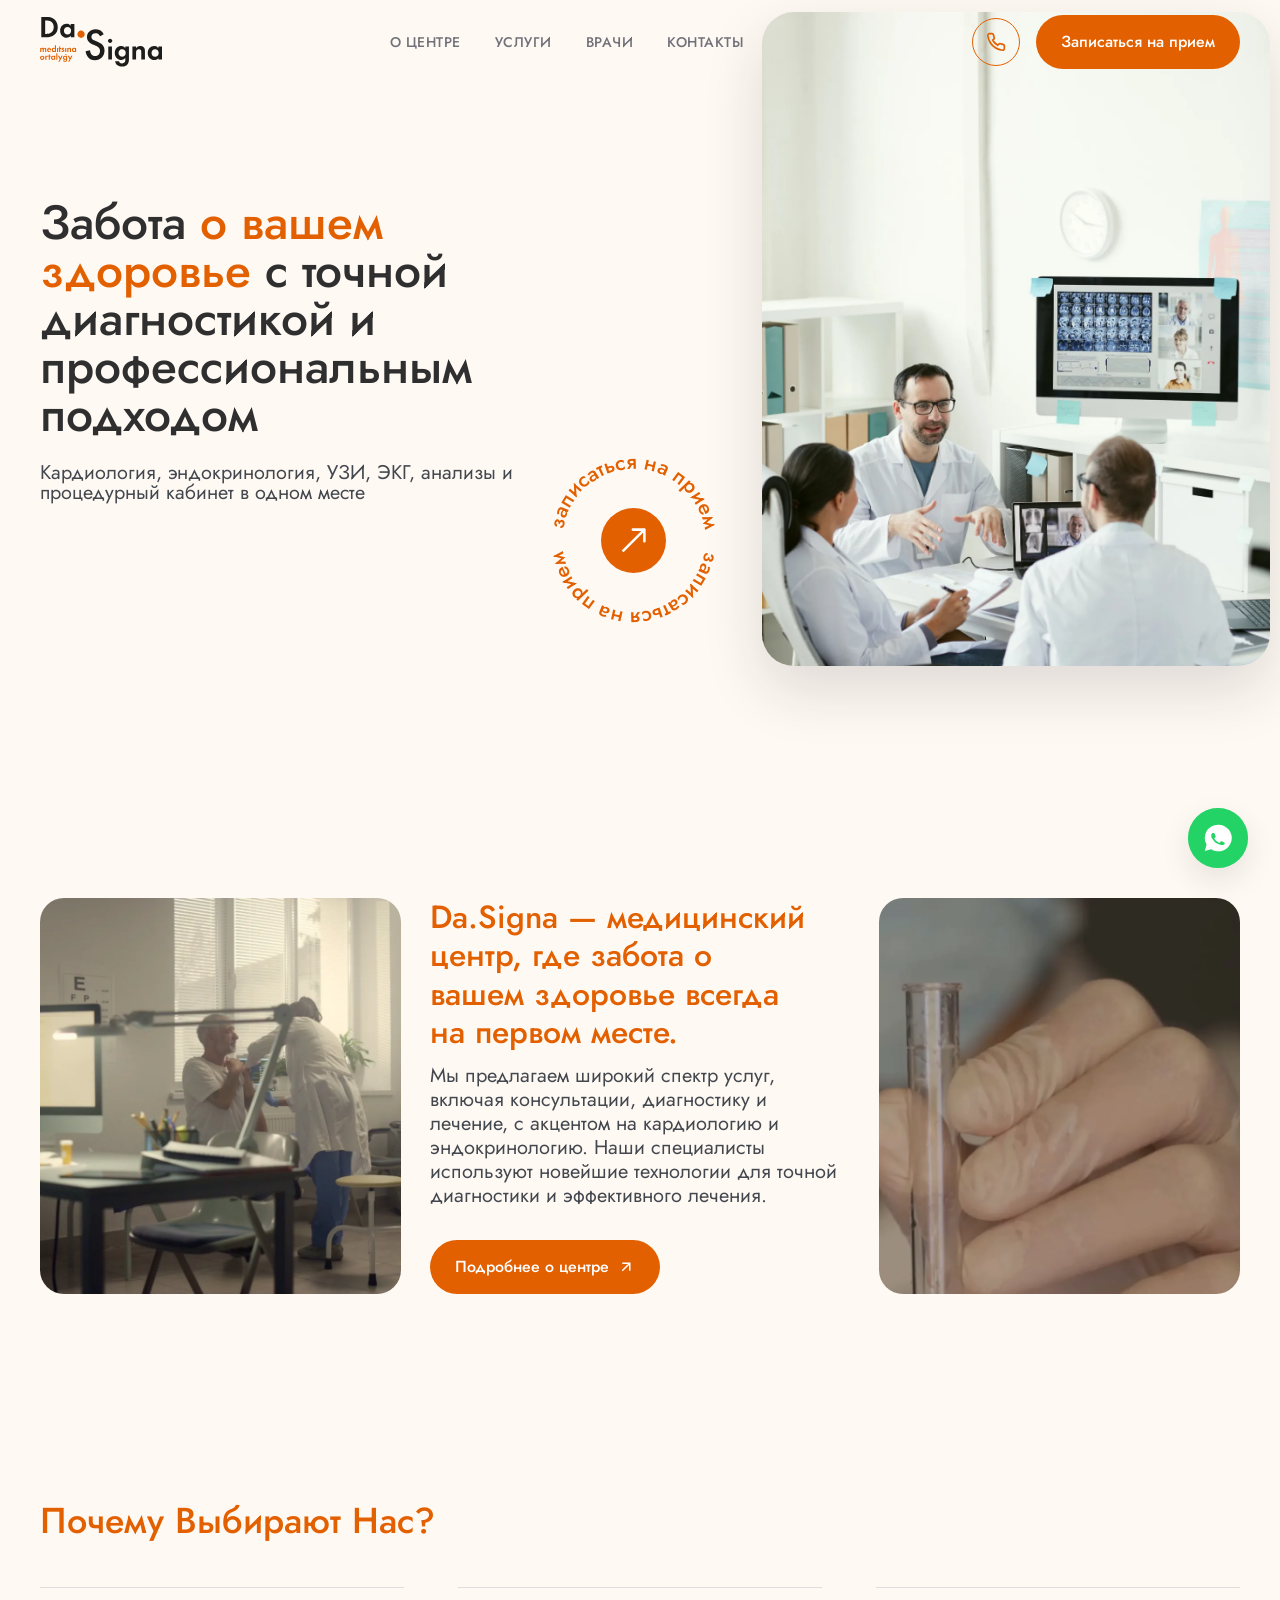
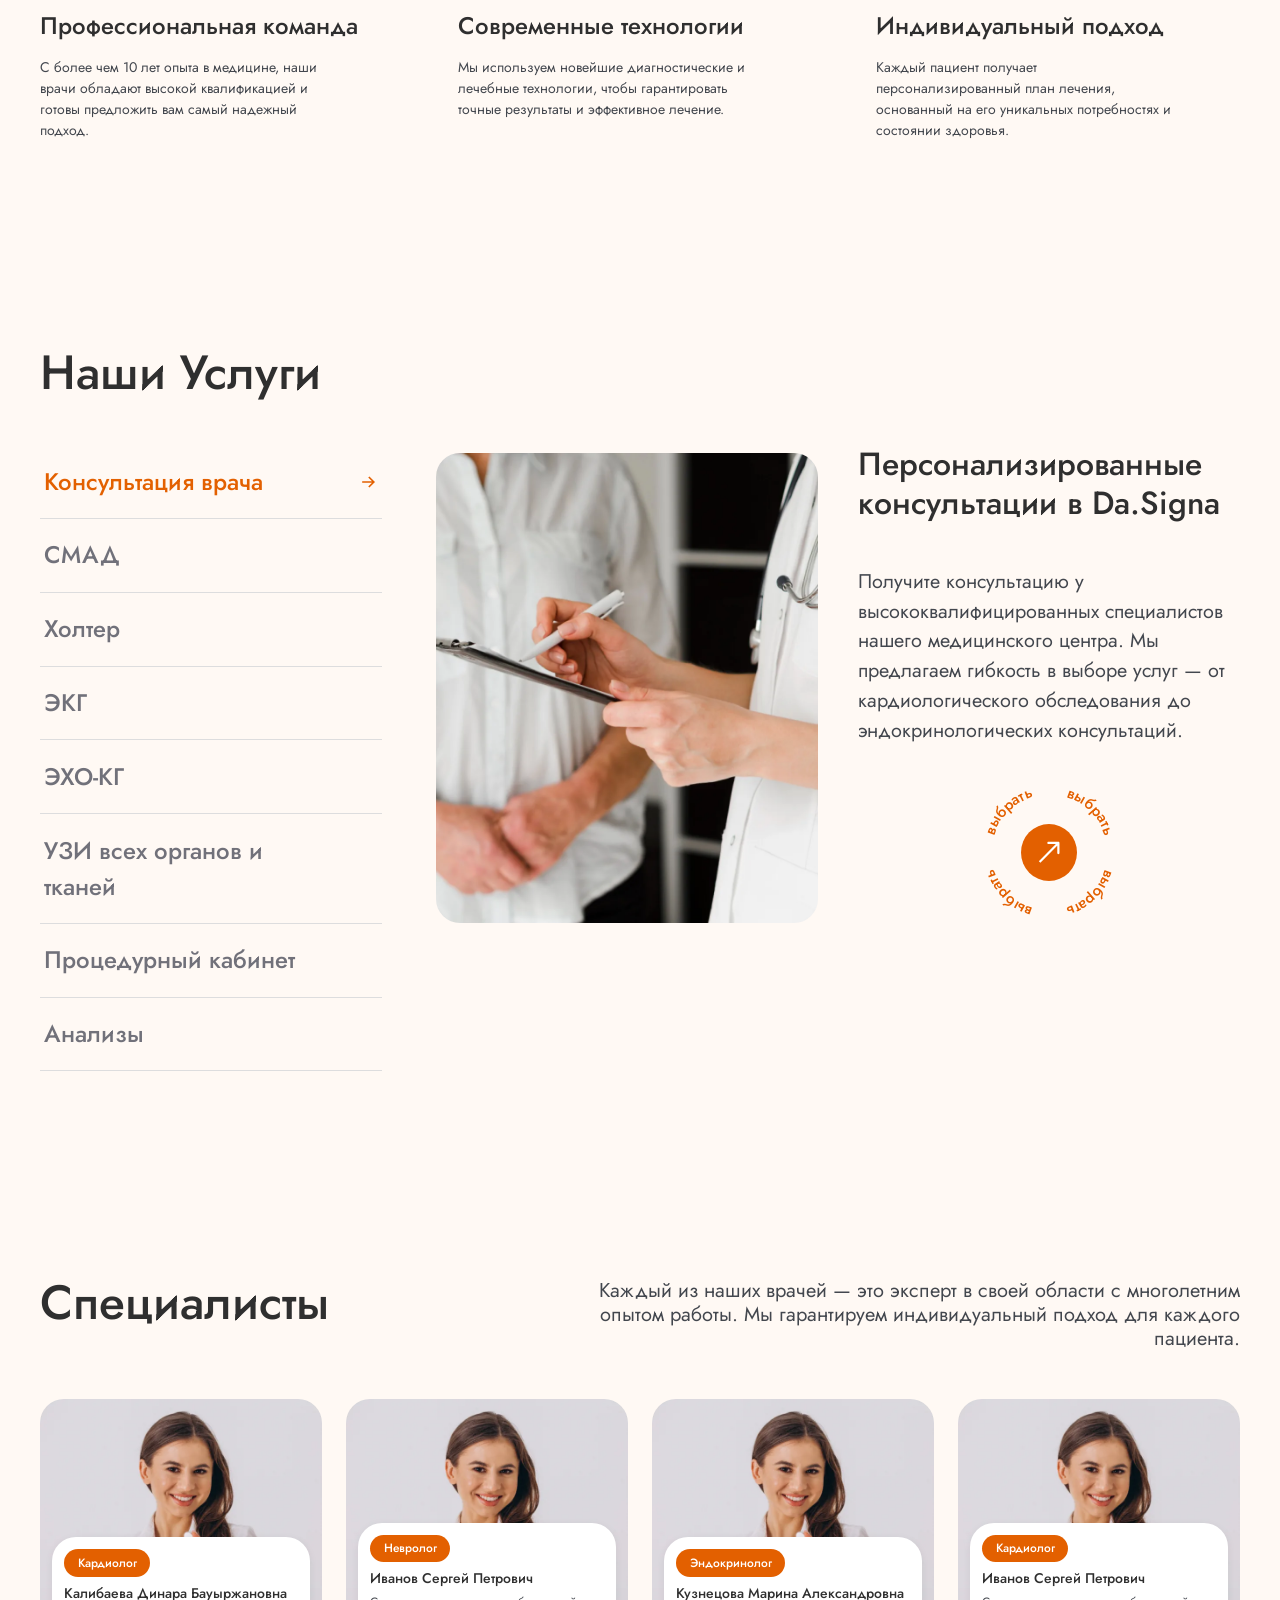
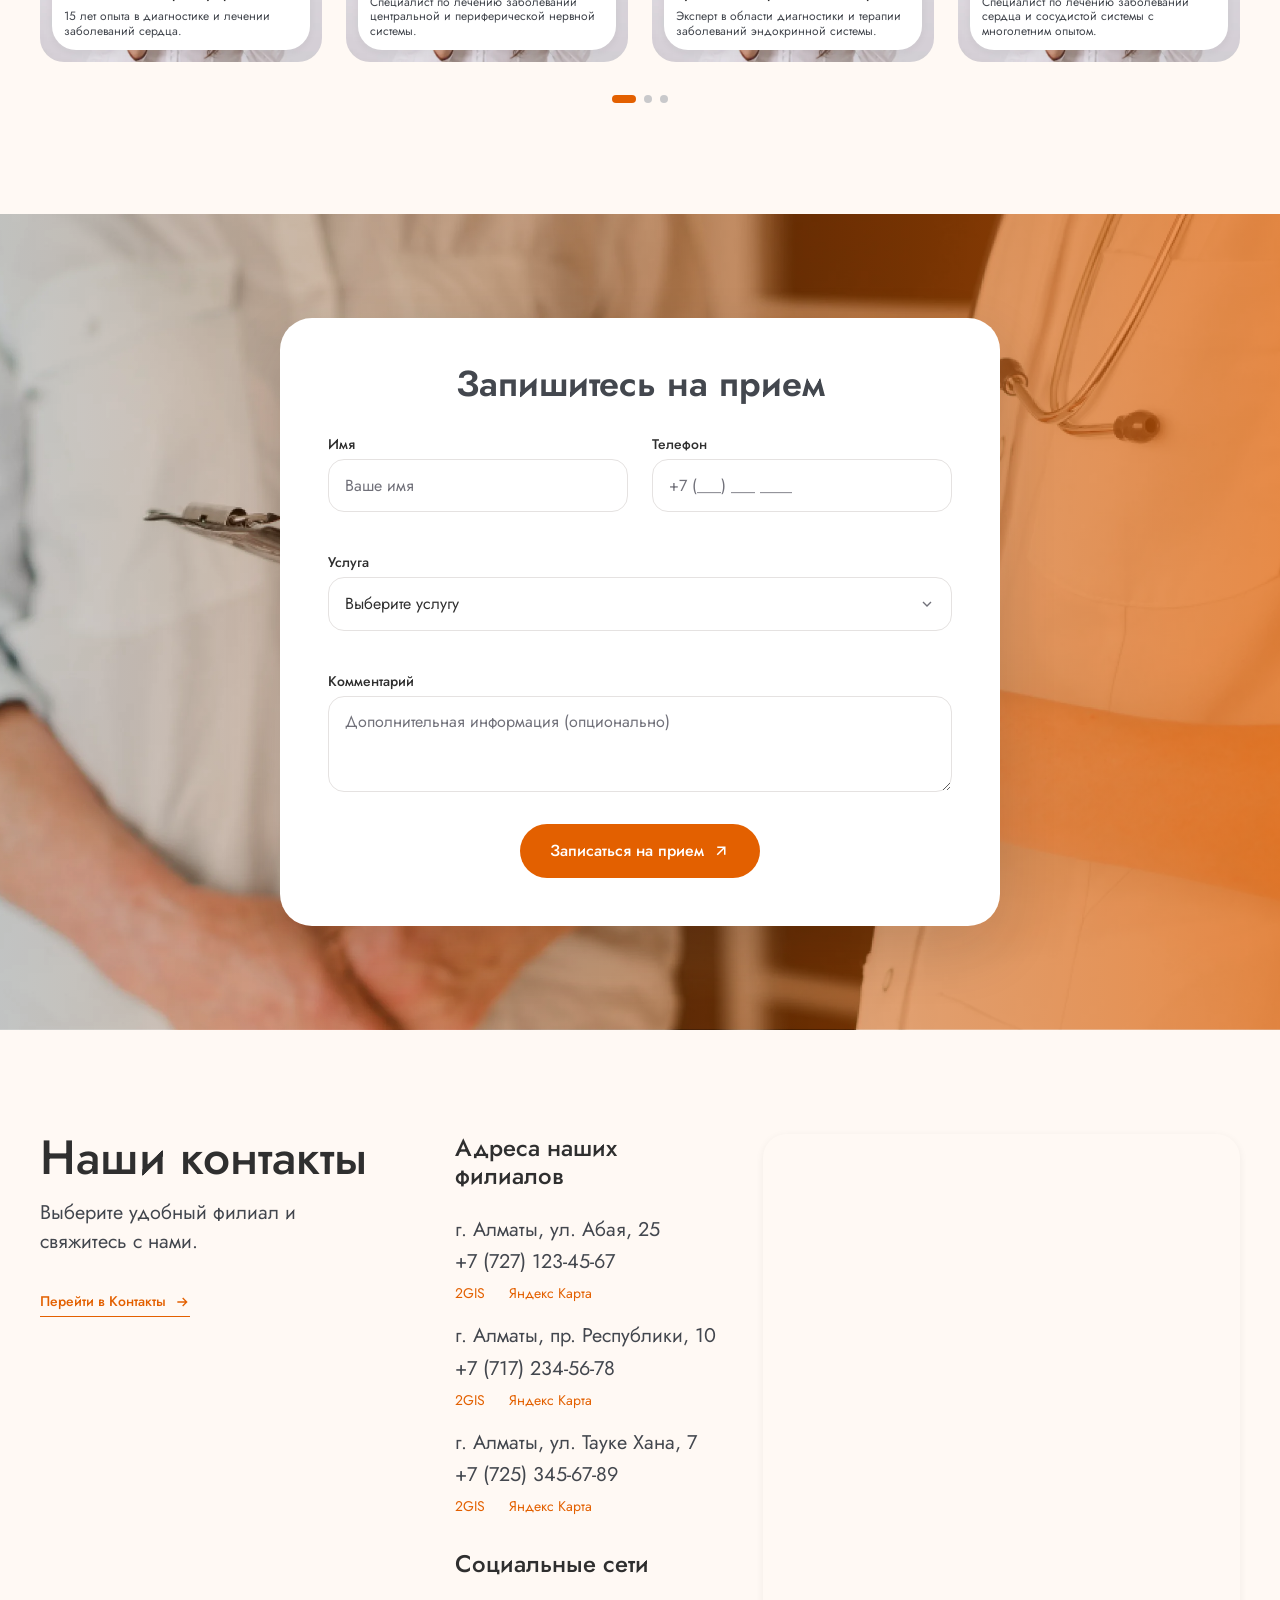
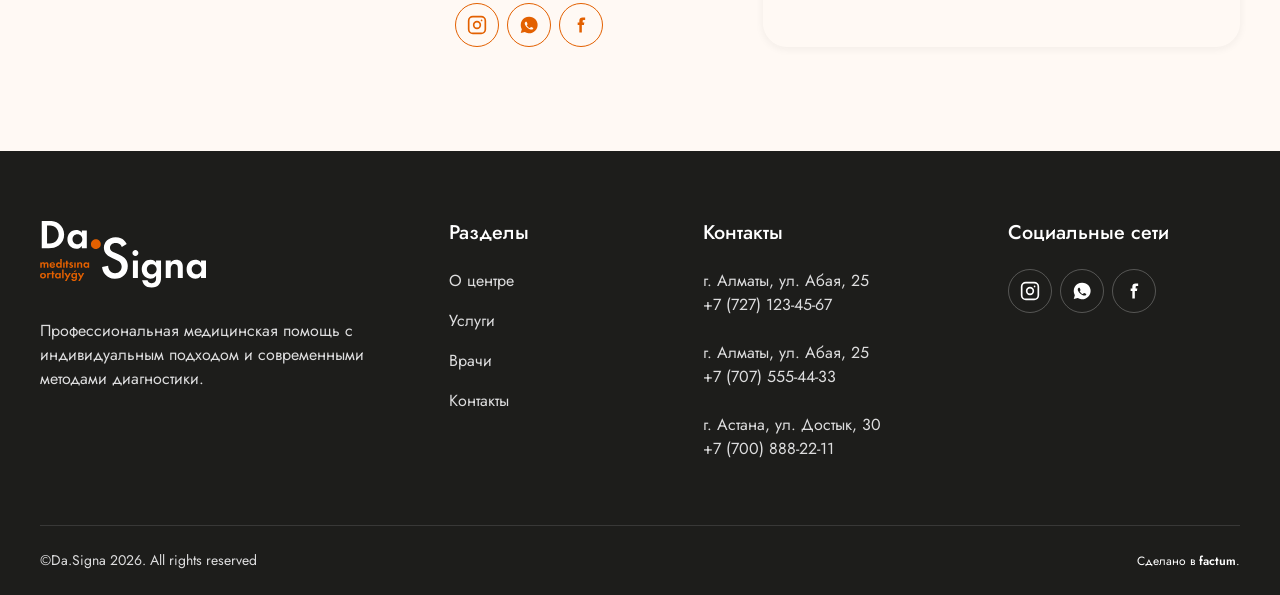
<file: index.html>
<!DOCTYPE html>
<html lang="ru">
  <head>
    <meta charset="UTF-8" />
    <meta name="viewport" content="width=device-width, initial-scale=1.0" />

    <title>Da.Signa — медицинский центр в Алматы | Диагностика и лечение</title>
    <meta
      name="description"
      content="Медицинский центр Da.Signa: кардиология, эндокринология, УЗИ, ЭКГ, ЭХО-КГ, СМАД, холтер, анализы и процедурный кабинет. Точная диагностика и индивидуальный подход. Запишитесь на прием онлайн."
    />
    <meta name="theme-color" content="#fff9f4" />
    <link rel="canonical" href="https://dasigna.kz/" />

    <!-- Open Graph -->
    <meta property="og:type" content="website" />
    <meta property="og:url" content="https://dasigna.kz/" />
    <meta property="og:title" content="Da.Signa — медицинский центр в Алматы" />
    <meta
      property="og:description"
      content="Забота о вашем здоровье с точной диагностикой и профессиональным подходом."
    />
    <meta property="og:image" content="https://dasigna.kz/assets/images/hero.webp" />
    <meta property="og:locale" content="ru_RU" />

    <!-- Fonts: Jost as a free Futura PT substitute -->
    <link rel="preconnect" href="https://fonts.googleapis.com" />
    <link rel="preconnect" href="https://fonts.gstatic.com" crossorigin />
    <link
      href="https://fonts.googleapis.com/css2?family=Jost:wght@400;500;600;700&display=swap"
      rel="stylesheet"
    />

    <!-- Preload LCP hero image -->
    <link
      rel="preload"
      as="image"
      href="assets/images/hero.webp"
      fetchpriority="high"
    />

    <!-- Styles -->
    <link rel="stylesheet" href="assets/vendor/lenis.css?v=57" />
    <link rel="stylesheet" href="assets/vendor/swiper-bundle.min.css?v=57" />
    <link rel="stylesheet" href="src/styles/main.css?v=57" />

    <!-- Structured data -->
    <script type="application/ld+json">
      {
        "@context": "https://schema.org",
        "@type": "MedicalClinic",
        "name": "Da.Signa",
        "description": "Медицинский центр: кардиология, эндокринология, диагностика и лечение.",
        "url": "https://dasigna.kz/",
        "telephone": "+7 (727) 123-45-67",
        "address": {
          "@type": "PostalAddress",
          "addressLocality": "Алматы",
          "streetAddress": "ул. Абая, 25",
          "addressCountry": "KZ"
        }
      }
    </script>
  </head>

  <body>
    <!-- ========================= HEADER ========================= -->
    <header class="header" data-header>
      <div class="container header__inner">
        <a class="logo" href="#top" aria-label="Da.Signa — на главную">
          <img class="logo__img" src="assets/logo/logo-dark.svg" width="129" height="52" alt="Da.Signa — медицинский центр" />
        </a>

        <nav class="nav" data-nav id="primary-nav" aria-label="Основная навигация">
          <div class="nav__top">
            <a class="logo" href="index.html" aria-label="Da.Signa — на главную">
              <img class="logo__img" src="assets/logo/logo-dark.svg" width="129" height="52" alt="Da.Signa — медицинский центр" />
            </a>
            <button class="nav__close" data-menu-close type="button" aria-label="Закрыть меню">
              <svg width="32" height="32" viewBox="0 0 32 32" fill="none" aria-hidden="true"><path d="M24 8 8 24M8 8l16 16" stroke="currentColor" stroke-width="2" stroke-linecap="round" stroke-linejoin="round"/></svg>
            </button>
          </div>

          <ul class="nav__links">
            <li><a class="nav__link" href="about.html">О центре</a></li>
            <li><a class="nav__link" href="services.html">Услуги</a></li>
            <li><a class="nav__link" href="doctors.html">Врачи</a></li>
            <li><a class="nav__link" href="contacts.html">Контакты</a></li>
          </ul>

          <a class="btn nav__cta" href="#appointment">
            Записаться на прием
            <svg class="btn__icon" width="18" height="18" viewBox="0 0 24 24" fill="none" stroke="currentColor" stroke-width="2" aria-hidden="true"><path d="M5 12h14M13 6l6 6-6 6"/></svg>
          </a>

          <div class="nav__connect">
            <span class="nav__connect-label">Связаться с нами</span>
            <a class="nav-contact" href="tel:+77755550101">
              <span class="nav-contact__icon"><svg width="20" height="20" viewBox="0 0 24 24" fill="none" stroke="currentColor" stroke-width="2" aria-hidden="true"><path d="M22 16.92v3a2 2 0 0 1-2.18 2 19.79 19.79 0 0 1-8.63-3.07 19.5 19.5 0 0 1-6-6 19.79 19.79 0 0 1-3.07-8.67A2 2 0 0 1 4.11 2h3a2 2 0 0 1 2 1.72c.13.96.36 1.9.7 2.81a2 2 0 0 1-.45 2.11L8.09 9.91a16 16 0 0 0 6 6l1.27-1.27a2 2 0 0 1 2.11-.45c.9.34 1.85.57 2.81.7A2 2 0 0 1 22 16.92z"/></svg></span>
              <span class="nav-contact__text"><span class="nav-contact__label">Телефон</span><span class="nav-contact__value">+7 775 555 01 01</span></span>
            </a>
            <a class="nav-contact" href="mailto:hello@dasigna.com">
              <span class="nav-contact__icon"><svg width="20" height="20" viewBox="0 0 24 24" fill="none" stroke="currentColor" stroke-width="2" aria-hidden="true"><rect x="3" y="5" width="18" height="14" rx="2"/><path d="m3 7 9 6 9-6"/></svg></span>
              <span class="nav-contact__text"><span class="nav-contact__label">Почта</span><span class="nav-contact__value">hello@dasigna.com</span></span>
            </a>
          </div>

          <div class="nav__footer">
            <h3 class="nav__footer-title">Мы в социальных сетях</h3>
            <div class="nav__socials">
              <a href="#" aria-label="Instagram"><svg width="20" height="20" viewBox="0 0 24 24" fill="none" stroke="currentColor" stroke-width="2" aria-hidden="true"><rect x="2" y="2" width="20" height="20" rx="5"/><circle cx="12" cy="12" r="4"/><circle cx="17.5" cy="6.5" r="1" fill="currentColor" stroke="none"/></svg></a>
              <a href="#" aria-label="WhatsApp"><svg width="20" height="20" viewBox="0 0 24 24" fill="currentColor" aria-hidden="true"><path d="M12 2a10 10 0 0 0-8.6 15l-1.3 4.7 4.8-1.3A10 10 0 1 0 12 2zm5.3 14.1c-.2.6-1.3 1.2-1.8 1.2s-1.2.2-3.7-.9-3.9-3.6-4-3.8-.9-1.2-.9-2.3.6-1.6.8-1.8.4-.3.6-.3h.5c.2 0 .4 0 .6.5l.8 2c.1.2.1.4 0 .5l-.4.5-.3.3c-.1.1-.3.3-.1.6s.7 1.1 1.4 1.7c1 .9 1.7 1.1 2 1.2s.4.1.6-.1l.7-.8c.2-.2.4-.2.6-.1l1.9.9c.2.1.4.2.4.3.1.2.1.6 0 .9z"/></svg></a>
              <a href="#" aria-label="Facebook"><svg width="20" height="20" viewBox="0 0 24 24" fill="currentColor" aria-hidden="true"><path d="M14 9V7c0-.6.4-1 1-1h2V3h-3a4 4 0 0 0-4 4v2H8v3h2v9h3v-9h2.5l.5-3z"/></svg></a>
            </div>
            <div class="nav__copy">
              <span>©Da.Signa <span data-year>2026</span></span>
              <span class="nav__made">Сделано в <b>factum</b></span>
            </div>
          </div>
        </nav>

        <div class="header__actions">
          <a class="icon-btn" href="tel:+77271234567" aria-label="Позвонить нам">
            <svg width="20" height="20" viewBox="0 0 24 24" fill="none" stroke="currentColor" stroke-width="2" aria-hidden="true"><path d="M22 16.92v3a2 2 0 0 1-2.18 2 19.79 19.79 0 0 1-8.63-3.07 19.5 19.5 0 0 1-6-6 19.79 19.79 0 0 1-3.07-8.67A2 2 0 0 1 4.11 2h3a2 2 0 0 1 2 1.72c.13.96.36 1.9.7 2.81a2 2 0 0 1-.45 2.11L8.09 9.91a16 16 0 0 0 6 6l1.27-1.27a2 2 0 0 1 2.11-.45c.9.34 1.85.57 2.81.7A2 2 0 0 1 22 16.92z"/></svg>
          </a>
          <a class="btn header__cta" href="#appointment">Записаться на прием</a>
          <button
            class="menu-toggle"
            data-menu-toggle
            type="button"
            aria-label="Меню"
            aria-expanded="false"
            aria-controls="primary-nav"
          >
            <svg class="menu-toggle__icon" width="32" height="32" viewBox="0 0 32 32" fill="none" aria-hidden="true"><path d="M18.6667 16H5.33333" stroke="currentColor" stroke-width="2" stroke-linecap="round" stroke-linejoin="round"/><path d="M26.6667 8H5.33334" stroke="currentColor" stroke-width="2" stroke-linecap="round" stroke-linejoin="round"/><path d="M26.6667 24H5.33334" stroke="currentColor" stroke-width="2" stroke-linecap="round" stroke-linejoin="round"/></svg>
          </button>
        </div>
      </div>
    </header>

    <main id="top">
      <!-- ========================= HERO ========================= -->
      <section class="hero" aria-labelledby="hero-heading">
        <div class="container hero__grid">
          <div class="hero__content reveal">
            <h1 class="hero__title" id="hero-heading">
              Забота <span class="text-accent">о вашем здоровье</span> с точной
              диагностикой и профессиональным подходом
            </h1>
            <p class="hero__lead">
              Кардиология, эндокринология, УЗИ, ЭКГ, анализы и процедурный
              кабинет в одном месте
            </p>
            <a class="btn hero__cta" href="#appointment">
              Записаться на прием
              <svg class="btn__icon" width="18" height="18" viewBox="0 0 24 24" fill="none" stroke="currentColor" stroke-width="2" aria-hidden="true"><path d="M7 17 17 7M7 7h10v10"/></svg>
            </a>
          </div>

          <div class="hero__media reveal">
            <img
              class="hero__image"
              src="assets/images/hero.webp"
              width="583"
              height="750"
              fetchpriority="high"
              alt="Врачи медицинского центра Da.Signa на консультации"
            />
            <div class="hero__badge">
              <a class="spin-badge" href="#appointment" aria-label="Записаться на прием">
                <svg class="spin-badge__ring" viewBox="0 0 200 200" aria-hidden="true">
                  <defs>
                    <path id="badge-arc-hero" d="M100,100 m-80,0 a80,80 0 1,1 160,0 a80,80 0 1,1 -160,0" />
                  </defs>
                  <text text-anchor="middle">
                    <textPath href="#badge-arc-hero" startOffset="25%">записаться на прием</textPath>
                    <textPath href="#badge-arc-hero" startOffset="75%">записаться на прием</textPath>
                  </text>
                </svg>
                <span class="spin-badge__disc" aria-hidden="true">
                  <img src="assets/icons/badge-arrow.svg" width="72" height="72" alt="" />
                </span>
              </a>
            </div>
          </div>
        </div>
      </section>

      <!-- ========================= ABOUT ========================= -->
      <section class="section" id="about" aria-labelledby="about-heading">
        <div class="container about__grid reveal">
          <img
            class="about__img"
            src="assets/images/about-1.webp"
            width="437"
            height="423"
            loading="lazy"
            alt="Команда врачей Da.Signa"
          />
          <div class="about__body">
            <h2 class="about__title" id="about-heading">
              Da.Signa — медицинский центр, где забота о вашем здоровье всегда на
              первом месте.
            </h2>
            <p class="about__text">
              Мы предлагаем широкий спектр услуг, включая консультации,
              диагностику и лечение, с акцентом на кардиологию и эндокринологию.
              Наши специалисты используют новейшие технологии для точной
              диагностики и эффективного лечения.
            </p>
            <a class="btn about__btn" href="about.html">
              Подробнее о центре
              <svg class="btn__icon" width="18" height="18" viewBox="0 0 24 24" fill="none" stroke="currentColor" stroke-width="2" aria-hidden="true"><path d="M7 17 17 7M7 7h10v10"/></svg>
            </a>
          </div>
          <img
            class="about__img"
            src="assets/images/about-2.webp"
            width="437"
            height="423"
            loading="lazy"
            alt="Современные методы диагностики"
          />
        </div>
      </section>

      <!-- ========================= ADVANTAGES ========================= -->
      <section class="section" aria-labelledby="adv-heading">
        <div class="container">
          <h2 class="advantages__title reveal" id="adv-heading">
            Почему Выбирают Нас?
          </h2>
          <ul class="advantages__grid">
            <li class="advantage reveal">
              <span class="advantage__icon" aria-hidden="true">
                <img src="assets/icons/advantage-team.svg" width="40" height="40" alt="" />
              </span>
              <h3 class="advantage__title">Профессиональная команда</h3>
              <p class="advantage__text">
                С более чем 10 лет опыта в медицине, наши врачи обладают высокой
                квалификацией и готовы предложить вам самый надежный подход.
              </p>
            </li>
            <li class="advantage reveal">
              <span class="advantage__icon" aria-hidden="true">
                <img src="assets/icons/advantage-tech.svg" width="40" height="40" alt="" />
              </span>
              <h3 class="advantage__title">Современные технологии</h3>
              <p class="advantage__text">
                Мы используем новейшие диагностические и лечебные технологии,
                чтобы гарантировать точные результаты и эффективное лечение.
              </p>
            </li>
            <li class="advantage reveal">
              <span class="advantage__icon" aria-hidden="true">
                <img src="assets/icons/advantage-care.svg" width="40" height="40" alt="" />
              </span>
              <h3 class="advantage__title">Индивидуальный подход</h3>
              <p class="advantage__text">
                Каждый пациент получает персонализированный план лечения,
                основанный на его уникальных потребностях и состоянии здоровья.
              </p>
            </li>
          </ul>
        </div>
      </section>

      <!-- ========================= SERVICES ========================= -->
      <section class="section" id="services" aria-labelledby="services-heading">
        <div class="container">
          <div class="section-head reveal">
            <h2 class="section-title" id="services-heading">Наши Услуги</h2>
          </div>

          <div class="services__layout reveal">
            <!-- Tab list (desktop) / accordion headers (mobile) -->
            <div class="services__list" role="tablist" aria-label="Услуги">
              <button class="services__tab" data-service-tab="s1" role="tab" aria-selected="true" aria-expanded="false">
                Консультация врача
                <svg class="services__tab-arrow" width="20" height="20" viewBox="0 0 24 24" fill="none" stroke="currentColor" stroke-width="2" aria-hidden="true"><path d="M5 12h14M13 6l6 6-6 6"/></svg>
              </button>
              <div class="services__accordion-panel" data-accordion-panel="s1"><div class="services__accordion-inner"><div class="services__accordion-content"></div></div></div>

              <button class="services__tab" data-service-tab="s2" role="tab" aria-selected="false" aria-expanded="false">
                СМАД
                <svg class="services__tab-arrow" width="20" height="20" viewBox="0 0 24 24" fill="none" stroke="currentColor" stroke-width="2" aria-hidden="true"><path d="M5 12h14M13 6l6 6-6 6"/></svg>
              </button>
              <div class="services__accordion-panel" data-accordion-panel="s2"><div class="services__accordion-inner"><div class="services__accordion-content"></div></div></div>

              <button class="services__tab" data-service-tab="s3" role="tab" aria-selected="false" aria-expanded="false">
                Холтер
                <svg class="services__tab-arrow" width="20" height="20" viewBox="0 0 24 24" fill="none" stroke="currentColor" stroke-width="2" aria-hidden="true"><path d="M5 12h14M13 6l6 6-6 6"/></svg>
              </button>
              <div class="services__accordion-panel" data-accordion-panel="s3"><div class="services__accordion-inner"><div class="services__accordion-content"></div></div></div>

              <button class="services__tab" data-service-tab="s4" role="tab" aria-selected="false" aria-expanded="false">
                ЭКГ
                <svg class="services__tab-arrow" width="20" height="20" viewBox="0 0 24 24" fill="none" stroke="currentColor" stroke-width="2" aria-hidden="true"><path d="M5 12h14M13 6l6 6-6 6"/></svg>
              </button>
              <div class="services__accordion-panel" data-accordion-panel="s4"><div class="services__accordion-inner"><div class="services__accordion-content"></div></div></div>

              <button class="services__tab" data-service-tab="s5" role="tab" aria-selected="false" aria-expanded="false">
                ЭХО-КГ
                <svg class="services__tab-arrow" width="20" height="20" viewBox="0 0 24 24" fill="none" stroke="currentColor" stroke-width="2" aria-hidden="true"><path d="M5 12h14M13 6l6 6-6 6"/></svg>
              </button>
              <div class="services__accordion-panel" data-accordion-panel="s5"><div class="services__accordion-inner"><div class="services__accordion-content"></div></div></div>

              <button class="services__tab" data-service-tab="s6" role="tab" aria-selected="false" aria-expanded="false">
                УЗИ всех органов и тканей
                <svg class="services__tab-arrow" width="20" height="20" viewBox="0 0 24 24" fill="none" stroke="currentColor" stroke-width="2" aria-hidden="true"><path d="M5 12h14M13 6l6 6-6 6"/></svg>
              </button>
              <div class="services__accordion-panel" data-accordion-panel="s6"><div class="services__accordion-inner"><div class="services__accordion-content"></div></div></div>

              <button class="services__tab" data-service-tab="s7" role="tab" aria-selected="false" aria-expanded="false">
                Процедурный кабинет
                <svg class="services__tab-arrow" width="20" height="20" viewBox="0 0 24 24" fill="none" stroke="currentColor" stroke-width="2" aria-hidden="true"><path d="M5 12h14M13 6l6 6-6 6"/></svg>
              </button>
              <div class="services__accordion-panel" data-accordion-panel="s7"><div class="services__accordion-inner"><div class="services__accordion-content"></div></div></div>

              <button class="services__tab" data-service-tab="s8" role="tab" aria-selected="false" aria-expanded="false">
                Анализы
                <svg class="services__tab-arrow" width="20" height="20" viewBox="0 0 24 24" fill="none" stroke="currentColor" stroke-width="2" aria-hidden="true"><path d="M5 12h14M13 6l6 6-6 6"/></svg>
              </button>
              <div class="services__accordion-panel" data-accordion-panel="s8"><div class="services__accordion-inner"><div class="services__accordion-content"></div></div></div>
            </div>

            <!-- Content panels (desktop) -->
            <div class="services__panel-wrap">
              <div class="services__panel" data-service-panel="s1" role="tabpanel">
                <div class="services__panel-media">
                  <img class="services__panel-img" src="assets/images/services.webp" width="437" height="537" loading="lazy" alt="Консультация врача в Da.Signa" />
                </div>
                <div class="services__panel-body">
                  <h3 class="services__panel-title">Персонализированные консультации в Da.Signa</h3>
                  <p class="services__panel-text">Получите консультацию у высококвалифицированных специалистов нашего медицинского центра. Мы предлагаем гибкость в выборе услуг — от кардиологического обследования до эндокринологических консультаций.</p>
                </div>
              </div>

              <div class="services__panel" data-service-panel="s2" role="tabpanel" hidden>
                <div class="services__panel-media"><img class="services__panel-img" src="assets/images/services.webp" width="437" height="537" loading="lazy" alt="СМАД" /></div>
                <div class="services__panel-body"><h3 class="services__panel-title">Суточное мониторирование давления (СМАД)</h3><p class="services__panel-text">Непрерывное измерение артериального давления в течение суток для точной диагностики гипертонии и подбора эффективной терапии.</p></div>
              </div>

              <div class="services__panel" data-service-panel="s3" role="tabpanel" hidden>
                <div class="services__panel-media"><img class="services__panel-img" src="assets/images/services.webp" width="437" height="537" loading="lazy" alt="Холтер" /></div>
                <div class="services__panel-body"><h3 class="services__panel-title">Холтеровское мониторирование ЭКГ</h3><p class="services__panel-text">Запись работы сердца в течение 24–48 часов в привычном для вас ритме жизни для выявления скрытых нарушений ритма.</p></div>
              </div>

              <div class="services__panel" data-service-panel="s4" role="tabpanel" hidden>
                <div class="services__panel-media"><img class="services__panel-img" src="assets/images/services.webp" width="437" height="537" loading="lazy" alt="ЭКГ" /></div>
                <div class="services__panel-body"><h3 class="services__panel-title">Электрокардиография (ЭКГ)</h3><p class="services__panel-text">Быстрая и безболезненная оценка работы сердца с подробной расшифровкой врача-кардиолога.</p></div>
              </div>

              <div class="services__panel" data-service-panel="s5" role="tabpanel" hidden>
                <div class="services__panel-media"><img class="services__panel-img" src="assets/images/services.webp" width="437" height="537" loading="lazy" alt="ЭХО-КГ" /></div>
                <div class="services__panel-body"><h3 class="services__panel-title">Эхокардиография (ЭХО-КГ)</h3><p class="services__panel-text">Ультразвуковое исследование сердца для оценки его структуры и функции в реальном времени.</p></div>
              </div>

              <div class="services__panel" data-service-panel="s6" role="tabpanel" hidden>
                <div class="services__panel-media"><img class="services__panel-img" src="assets/images/services.webp" width="437" height="537" loading="lazy" alt="УЗИ" /></div>
                <div class="services__panel-body"><h3 class="services__panel-title">УЗИ всех органов и тканей</h3><p class="services__panel-text">Комплексная ультразвуковая диагностика органов брюшной полости, щитовидной железы, сосудов и мягких тканей.</p></div>
              </div>

              <div class="services__panel" data-service-panel="s7" role="tabpanel" hidden>
                <div class="services__panel-media"><img class="services__panel-img" src="assets/images/services.webp" width="437" height="537" loading="lazy" alt="Процедурный кабинет" /></div>
                <div class="services__panel-body"><h3 class="services__panel-title">Процедурный кабинет</h3><p class="services__panel-text">Инъекции, забор анализов и медицинские манипуляции в стерильных условиях опытным медперсоналом.</p></div>
              </div>

              <div class="services__panel" data-service-panel="s8" role="tabpanel" hidden>
                <div class="services__panel-media"><img class="services__panel-img" src="assets/images/services.webp" width="437" height="537" loading="lazy" alt="Анализы" /></div>
                <div class="services__panel-body"><h3 class="services__panel-title">Лабораторные анализы</h3><p class="services__panel-text">Широкий спектр лабораторных исследований с быстрой готовностью результатов и удобной выдачей онлайн.</p></div>
              </div>

              <a class="spin-badge services__badge" href="#appointment" aria-label="Выбрать услугу">
                <svg class="spin-badge__ring" viewBox="0 0 200 200" aria-hidden="true">
                  <defs>
                    <path id="badge-arc-svc" d="M100,100 m-74,0 a74,74 0 1,1 148,0 a74,74 0 1,1 -148,0" />
                  </defs>
                  <text text-anchor="middle">
                    <textPath href="#badge-arc-svc" startOffset="12.5%">выбрать</textPath>
                    <textPath href="#badge-arc-svc" startOffset="37.5%">выбрать</textPath>
                    <textPath href="#badge-arc-svc" startOffset="62.5%">выбрать</textPath>
                    <textPath href="#badge-arc-svc" startOffset="87.5%">выбрать</textPath>
                  </text>
                </svg>
                <span class="spin-badge__disc" aria-hidden="true">
                  <img src="assets/icons/badge-arrow.svg" width="72" height="72" alt="" />
                </span>
              </a>
            </div>
          </div>
        </div>
      </section>

      <!-- ========================= SPECIALISTS ========================= -->
      <section class="section" id="specialists" aria-labelledby="spec-heading">
        <div class="container">
          <div class="section-head reveal">
            <h2 class="section-title" id="spec-heading">Специалисты</h2>
            <p class="section-head__intro">
              Каждый из наших врачей — это эксперт в своей области с многолетним
              опытом работы. Мы гарантируем индивидуальный подход для каждого
              пациента.
            </p>
          </div>

          <div class="swiper specialists-swiper" data-specialists-swiper>
            <div class="swiper-wrapper">
            <div class="swiper-slide doctor-card">
              <img class="doctor-card__img" src="assets/images/doctor.webp" width="322" height="300" loading="lazy" alt="Калибаева Динара Бауыржановна" />
              <div class="doctor-card__body">
                <span class="doctor-card__tag">Кардиолог</span>
                <h3 class="doctor-card__name">Калибаева Динара Бауыржановна</h3>
                <p class="doctor-card__desc">15 лет опыта в диагностике и лечении заболеваний сердца.</p>
              </div>
            </div>
            <div class="swiper-slide doctor-card">
              <img class="doctor-card__img" src="assets/images/doctor.webp" width="322" height="300" loading="lazy" alt="Иванов Сергей Петрович" />
              <div class="doctor-card__body">
                <span class="doctor-card__tag">Невролог</span>
                <h3 class="doctor-card__name">Иванов Сергей Петрович</h3>
                <p class="doctor-card__desc">Специалист по лечению заболеваний центральной и периферической нервной системы.</p>
              </div>
            </div>
            <div class="swiper-slide doctor-card">
              <img class="doctor-card__img" src="assets/images/doctor.webp" width="322" height="300" loading="lazy" alt="Кузнецова Марина Александровна" />
              <div class="doctor-card__body">
                <span class="doctor-card__tag">Эндокринолог</span>
                <h3 class="doctor-card__name">Кузнецова Марина Александровна</h3>
                <p class="doctor-card__desc">Эксперт в области диагностики и терапии заболеваний эндокринной системы.</p>
              </div>
            </div>
            <div class="swiper-slide doctor-card">
              <img class="doctor-card__img" src="assets/images/doctor.webp" width="322" height="300" loading="lazy" alt="Иванов Сергей Петрович" />
              <div class="doctor-card__body">
                <span class="doctor-card__tag">Кардиолог</span>
                <h3 class="doctor-card__name">Иванов Сергей Петрович</h3>
                <p class="doctor-card__desc">Специалист по лечению заболеваний сердца и сосудистой системы с многолетним опытом.</p>
              </div>
            </div>
            <div class="swiper-slide doctor-card">
              <img class="doctor-card__img" src="assets/images/doctor.webp" width="322" height="300" loading="lazy" alt="Петрова Ольга Викторовна" />
              <div class="doctor-card__body">
                <span class="doctor-card__tag">Невролог</span>
                <h3 class="doctor-card__name">Петрова Ольга Викторовна</h3>
                <p class="doctor-card__desc">Профессионал в диагностике и лечении неврологических расстройств и заболеваний мозга.</p>
              </div>
            </div>
            <div class="swiper-slide doctor-card">
              <img class="doctor-card__img" src="assets/images/doctor.webp" width="322" height="300" loading="lazy" alt="Смирнова Ольга Викторовна" />
              <div class="doctor-card__body">
                <span class="doctor-card__tag">Педиатр</span>
                <h3 class="doctor-card__name">Смирнова Ольга Викторовна</h3>
                <p class="doctor-card__desc">Опыт работы с новорожденными и детьми младшего возраста более 10 лет.</p>
              </div>
            </div>
          </div>
            <div class="swiper-pagination"></div>
          </div>
        </div>
      </section>

      <!-- ========================= APPOINTMENT ========================= -->
      <section class="appointment" id="appointment" aria-labelledby="appt-heading">
        <div class="container">
          <div class="appointment__card reveal">
            <h2 class="appointment__title" id="appt-heading">Запишитесь на прием</h2>
            <form class="form-grid" data-appointment-form>
              <div class="field" data-field="name">
                <label class="field__label" for="f-name">Имя</label>
                <input class="field__control" id="f-name" name="name" type="text" placeholder="Ваше имя" autocomplete="name" />
                <span class="field__error" aria-live="polite"></span>
              </div>
              <div class="field" data-field="phone">
                <label class="field__label" for="f-phone">Телефон</label>
                <input class="field__control" id="f-phone" name="phone" type="tel" inputmode="tel" placeholder="+7 (___) ___ ____" autocomplete="tel" data-phone />
                <span class="field__error" aria-live="polite"></span>
              </div>
              <div class="field field--full" data-field="service">
                <label class="field__label" for="f-service">Услуга</label>
                <select class="field__control" id="f-service" name="service">
                  <option value="">Выберите услугу</option>
                  <option>Консультация врача</option>
                  <option>СМАД</option>
                  <option>Холтер</option>
                  <option>ЭКГ</option>
                  <option>ЭХО-КГ</option>
                  <option>УЗИ всех органов и тканей</option>
                  <option>Процедурный кабинет</option>
                  <option>Анализы</option>
                </select>
                <span class="field__error" aria-live="polite"></span>
              </div>
              <div class="field field--full" data-field="comment">
                <label class="field__label" for="f-comment">Комментарий</label>
                <textarea class="field__control" id="f-comment" name="comment" placeholder="Дополнительная информация (опционально)"></textarea>
              </div>
              <button class="btn appointment__submit" type="submit">
                Записаться на прием
                <svg class="btn__icon" width="18" height="18" viewBox="0 0 24 24" fill="none" stroke="currentColor" stroke-width="2" aria-hidden="true"><path d="M7 17 17 7M7 7h10v10"/></svg>
              </button>
            </form>
          </div>
        </div>
      </section>

      <!-- ========================= CONTACTS ========================= -->
      <section class="section" id="contacts" aria-labelledby="contacts-heading">
        <div class="container contacts__grid">
          <div class="contacts__intro reveal">
            <h2 class="section-title" id="contacts-heading">Наши контакты</h2>
            <p>Выберите удобный филиал и свяжитесь с нами.</p>
            <a class="link-arrow" href="contacts.html">
              Перейти в Контакты
              <svg width="16" height="16" viewBox="0 0 24 24" fill="none" stroke="currentColor" stroke-width="2" aria-hidden="true"><path d="M5 12h14M13 6l6 6-6 6"/></svg>
            </a>
          </div>

          <div class="contacts__col reveal">
            <h3 class="contacts__subtitle">Адреса наших филиалов</h3>
            <div class="branches">
            <article class="branch">
              <p class="branch__addr">г. Алматы, ул. Абая, 25</p>
              <a class="branch__phone" href="tel:+77271234567">+7 (727) 123-45-67</a>
              <div class="branch__links"><a href="#">2GIS</a><a href="#">Яндекс Карта</a></div>
            </article>
            <article class="branch">
              <p class="branch__addr">г. Алматы, пр. Республики, 10</p>
              <a class="branch__phone" href="tel:+77172345678">+7 (717) 234-56-78</a>
              <div class="branch__links"><a href="#">2GIS</a><a href="#">Яндекс Карта</a></div>
            </article>
            <article class="branch">
              <p class="branch__addr">г. Алматы, ул. Тауке Хана, 7</p>
              <a class="branch__phone" href="tel:+77253456789">+7 (725) 345-67-89</a>
              <div class="branch__links"><a href="#">2GIS</a><a href="#">Яндекс Карта</a></div>
            </article>
            </div>

            <div class="contacts__socials">
              <h3 class="contacts__subtitle">Социальные сети</h3>
              <div class="socials" aria-label="Социальные сети">
                <a href="#" aria-label="Instagram"><svg width="20" height="20" viewBox="0 0 24 24" fill="none" stroke="currentColor" stroke-width="2" aria-hidden="true"><rect x="2" y="2" width="20" height="20" rx="5"/><circle cx="12" cy="12" r="4"/><circle cx="17.5" cy="6.5" r="1" fill="currentColor" stroke="none"/></svg></a>
                <a href="#" aria-label="WhatsApp"><svg width="20" height="20" viewBox="0 0 24 24" fill="currentColor" aria-hidden="true"><path d="M12 2a10 10 0 0 0-8.6 15l-1.3 4.7 4.8-1.3A10 10 0 1 0 12 2zm5.3 14.1c-.2.6-1.3 1.2-1.8 1.2s-1.2.2-3.7-.9-3.9-3.6-4-3.8-.9-1.2-.9-2.3.6-1.6.8-1.8.4-.3.6-.3h.5c.2 0 .4 0 .6.5l.8 2c.1.2.1.4 0 .5l-.4.5-.3.3c-.1.1-.3.3-.1.6s.7 1.1 1.4 1.7c1 .9 1.7 1.1 2 1.2s.4.1.6-.1l.7-.8c.2-.2.4-.2.6-.1l1.9.9c.2.1.4.2.4.3.1.2.1.6 0 .9z"/></svg></a>
                <a href="#" aria-label="Facebook"><svg width="20" height="20" viewBox="0 0 24 24" fill="currentColor" aria-hidden="true"><path d="M14 9V7c0-.6.4-1 1-1h2V3h-3a4 4 0 0 0-4 4v2H8v3h2v9h3v-9h2.5l.5-3z"/></svg></a>
              </div>
            </div>
          </div>

          <div class="contacts__map reveal">
            <iframe
              class="contacts__map-frame"
              title="Карта расположения филиалов Da.Signa в Алматы"
              src="https://yandex.ru/map-widget/v1/?ll=76.889709%2C43.238949&z=11&pt=76.889709,43.238949,pm2rdm"
              loading="lazy"
              referrerpolicy="no-referrer-when-downgrade"
            ></iframe>
          </div>
        </div>
      </section>
    </main>

    <!-- ========================= FOOTER ========================= -->
    <footer class="footer">
      <div class="container">
        <div class="footer__grid">
          <div class="footer__about">
            <span class="logo logo--light logo--stacked" aria-label="Da.Signa">
              <img class="logo__img" src="assets/logo/logo-light.svg" width="166" height="67" alt="Da.Signa — медицинский центр" />
            </span>
            <p class="footer__desc">
              Профессиональная медицинская помощь с индивидуальным подходом и
              современными методами диагностики.
            </p>
          </div>

          <nav class="footer__nav" aria-label="Разделы">
            <h3 class="footer__col-title">Разделы</h3>
            <div class="footer__links">
              <a href="about.html">О центре</a>
              <a href="services.html">Услуги</a>
              <a href="doctors.html">Врачи</a>
              <a href="contacts.html">Контакты</a>
            </div>
          </nav>

          <div class="footer__contacts-col">
            <h3 class="footer__col-title">Контакты</h3>
            <div class="footer__contacts">
              <div><p class="branch__addr">г. Алматы, ул. Абая, 25</p><a class="branch__phone" href="tel:+77271234567">+7 (727) 123-45-67</a></div>
              <div><p class="branch__addr">г. Алматы, ул. Абая, 25</p><a class="branch__phone" href="tel:+77075554433">+7 (707) 555-44-33</a></div>
              <div><p class="branch__addr">г. Астана, ул. Достык, 30</p><a class="branch__phone" href="tel:+77008882211">+7 (700) 888-22-11</a></div>
            </div>
          </div>

          <div class="footer__socials-col">
            <h3 class="footer__col-title">Социальные сети</h3>
            <div class="footer__socials">
              <a href="#" aria-label="Instagram"><svg width="20" height="20" viewBox="0 0 24 24" fill="none" stroke="currentColor" stroke-width="2" aria-hidden="true"><rect x="2" y="2" width="20" height="20" rx="5"/><circle cx="12" cy="12" r="4"/><circle cx="17.5" cy="6.5" r="1" fill="currentColor" stroke="none"/></svg></a>
              <a href="#" aria-label="WhatsApp"><svg width="20" height="20" viewBox="0 0 24 24" fill="currentColor" aria-hidden="true"><path d="M12 2a10 10 0 0 0-8.6 15l-1.3 4.7 4.8-1.3A10 10 0 1 0 12 2zm5.3 14.1c-.2.6-1.3 1.2-1.8 1.2s-1.2.2-3.7-.9-3.9-3.6-4-3.8-.9-1.2-.9-2.3.6-1.6.8-1.8.4-.3.6-.3h.5c.2 0 .4 0 .6.5l.8 2c.1.2.1.4 0 .5l-.4.5-.3.3c-.1.1-.3.3-.1.6s.7 1.1 1.4 1.7c1 .9 1.7 1.1 2 1.2s.4.1.6-.1l.7-.8c.2-.2.4-.2.6-.1l1.9.9c.2.1.4.2.4.3.1.2.1.6 0 .9z"/></svg></a>
              <a href="#" aria-label="Facebook"><svg width="20" height="20" viewBox="0 0 24 24" fill="currentColor" aria-hidden="true"><path d="M14 9V7c0-.6.4-1 1-1h2V3h-3a4 4 0 0 0-4 4v2H8v3h2v9h3v-9h2.5l.5-3z"/></svg></a>
            </div>
          </div>
        </div>

        <div class="footer__bar">
          <span>©Da.Signa <span data-year>2026</span>. All rights reserved</span>
          <span class="footer__made">Сделано в <b>factum</b>.</span>
        </div>
      </div>
    </footer>

    <!-- ========================= WHATSAPP WIDGET ========================= -->
    <a
      class="wa-widget"
      href="https://wa.me/77271234567"
      target="_blank"
      rel="noopener"
      aria-label="Написать в WhatsApp"
    >
      <svg viewBox="0 0 24 24" fill="currentColor" aria-hidden="true"><path d="M12 2a10 10 0 0 0-8.6 15l-1.3 4.7 4.8-1.3A10 10 0 1 0 12 2zm5.3 14.1c-.2.6-1.3 1.2-1.8 1.2s-1.2.2-3.7-.9-3.9-3.6-4-3.8-.9-1.2-.9-2.3.6-1.6.8-1.8.4-.3.6-.3h.5c.2 0 .4 0 .6.5l.8 2c.1.2.1.4 0 .5l-.4.5-.3.3c-.1.1-.3.3-.1.6s.7 1.1 1.4 1.7c1 .9 1.7 1.1 2 1.2s.4.1.6-.1l.7-.8c.2-.2.4-.2.6-.1l1.9.9c.2.1.4.2.4.3.1.2.1.6 0 .9z"/></svg>
    </a>

    <!-- ========================= SUCCESS MODAL ========================= -->
    <div class="modal" data-modal role="dialog" aria-modal="true" aria-labelledby="modal-title">
      <div class="modal__dialog">
        <button class="modal__close" type="button" data-modal-close aria-label="Закрыть">
          <svg width="18" height="18" viewBox="0 0 24 24" fill="none" stroke="currentColor" stroke-width="2" aria-hidden="true"><path d="M18 6 6 18M6 6l12 12"/></svg>
        </button>
        <div class="modal__icon" aria-hidden="true">
          <svg width="34" height="34" viewBox="0 0 24 24" fill="none" stroke="currentColor" stroke-width="2"><path d="M20 6 9 17l-5-5"/></svg>
        </div>
        <h2 class="modal__title" id="modal-title">Заявка отправлена!</h2>
        <p class="modal__text">
          Спасибо за обращение. Наш администратор свяжется с вами в ближайшее
          время для подтверждения записи.
        </p>
        <button class="btn modal__action" type="button" data-modal-close>
          Отлично
        </button>
      </div>
    </div>

    <script src="assets/vendor/lenis.min.js?v=57" defer></script>
    <script src="assets/vendor/swiper-bundle.min.js?v=57" defer></script>
    <script src="src/lib/main.js?v=57" defer></script>
  </body>
</html>
</file>
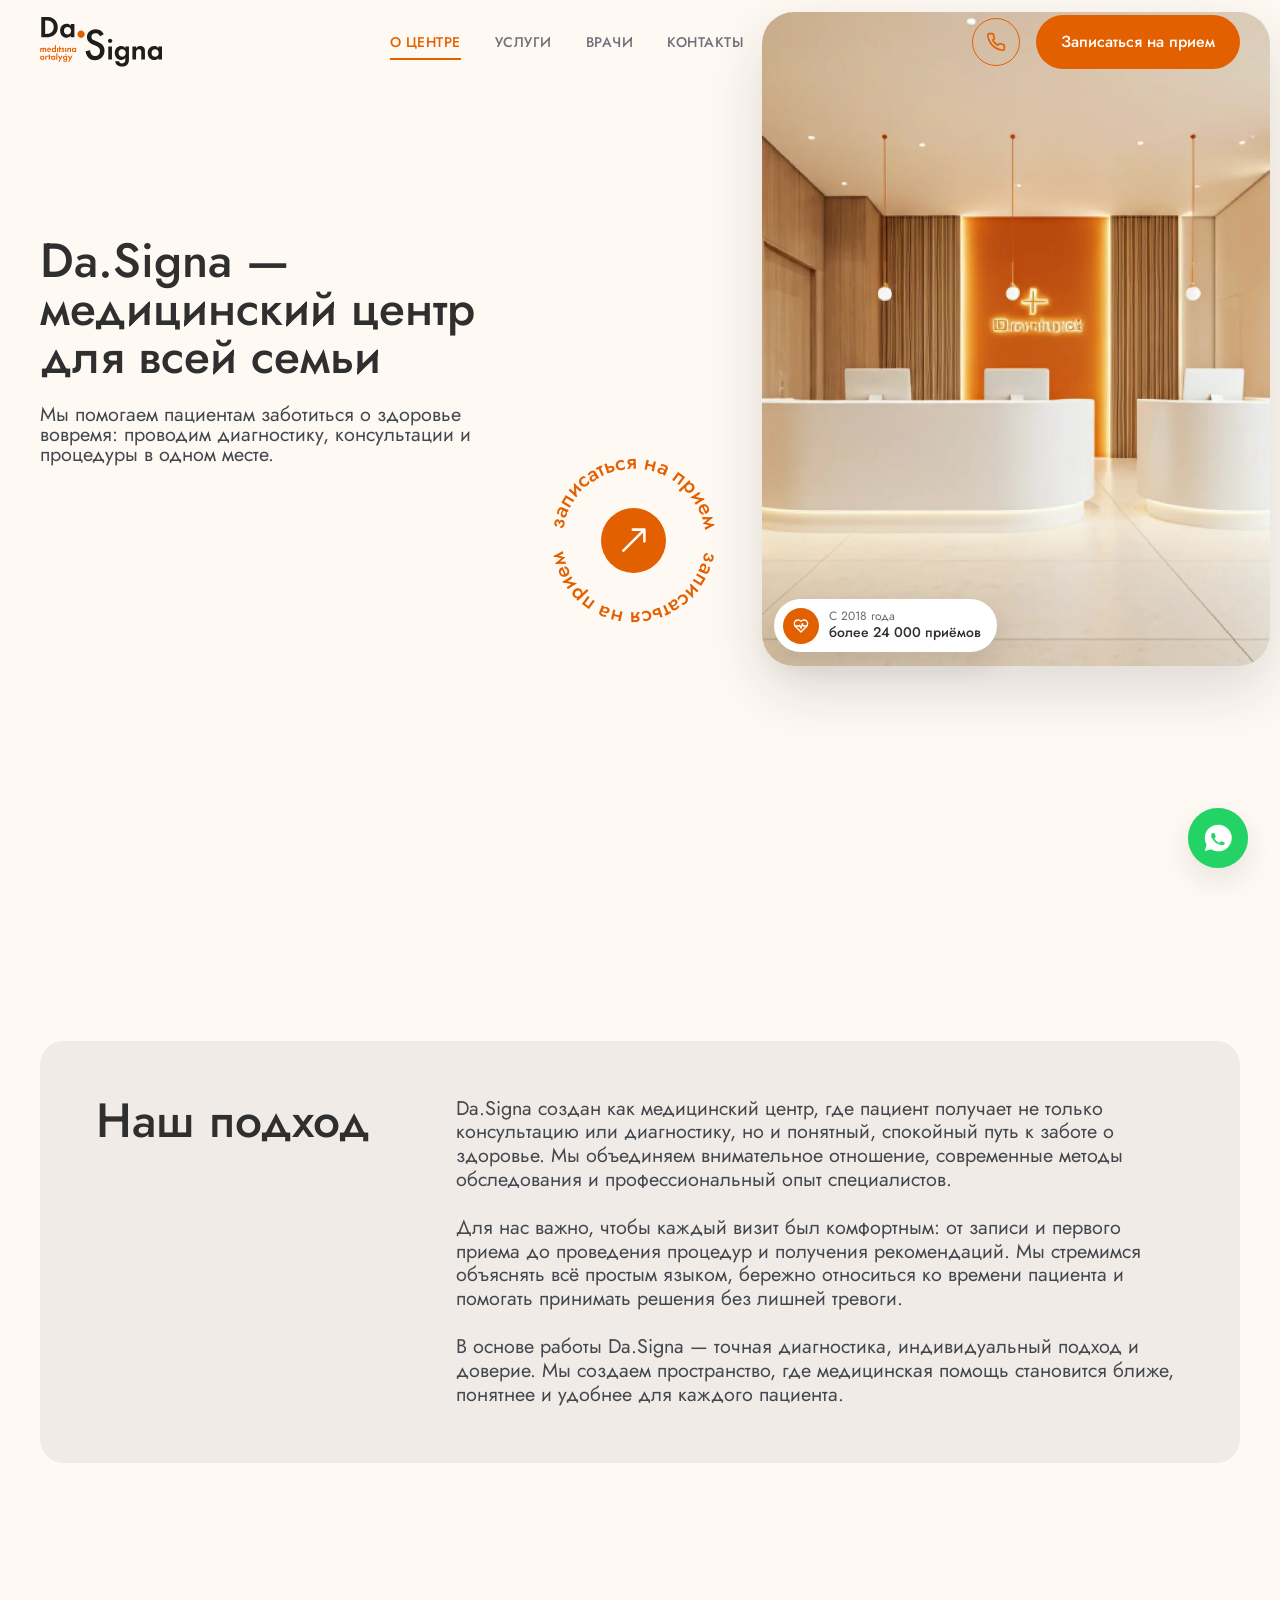
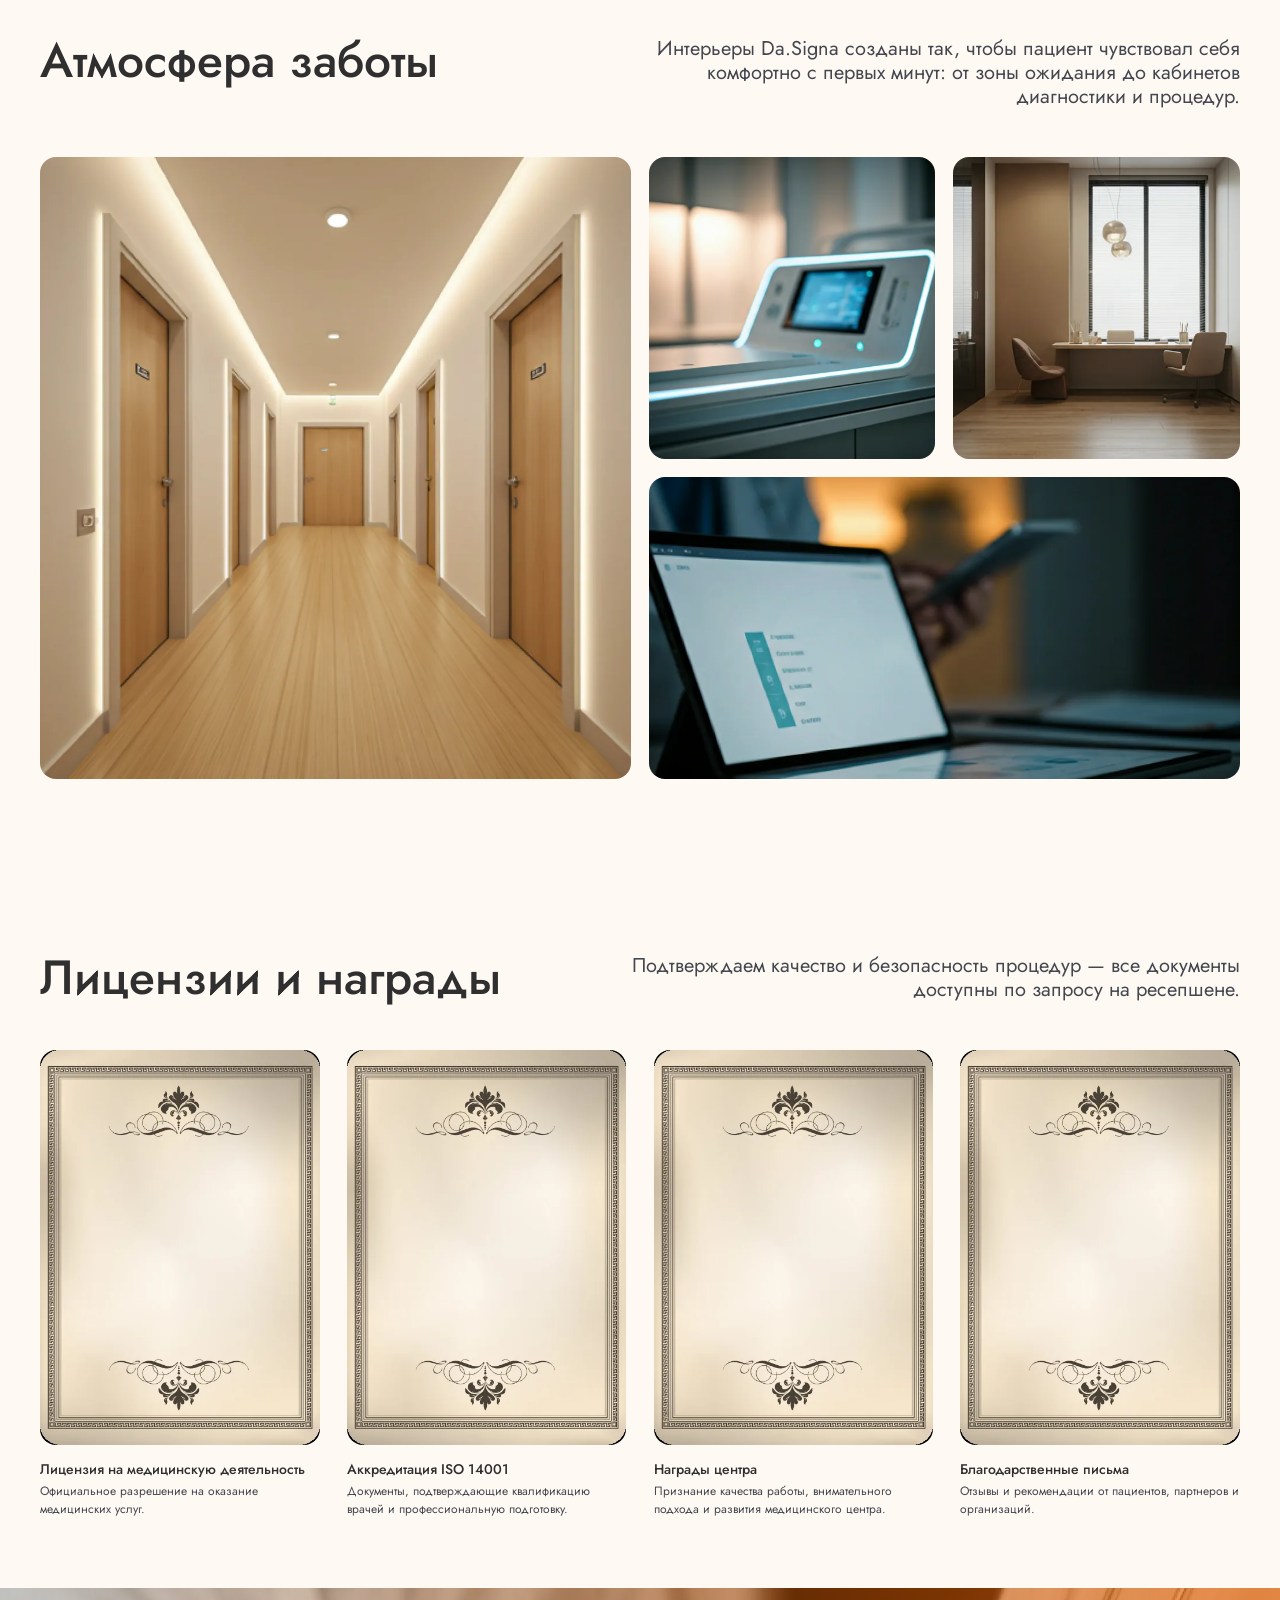
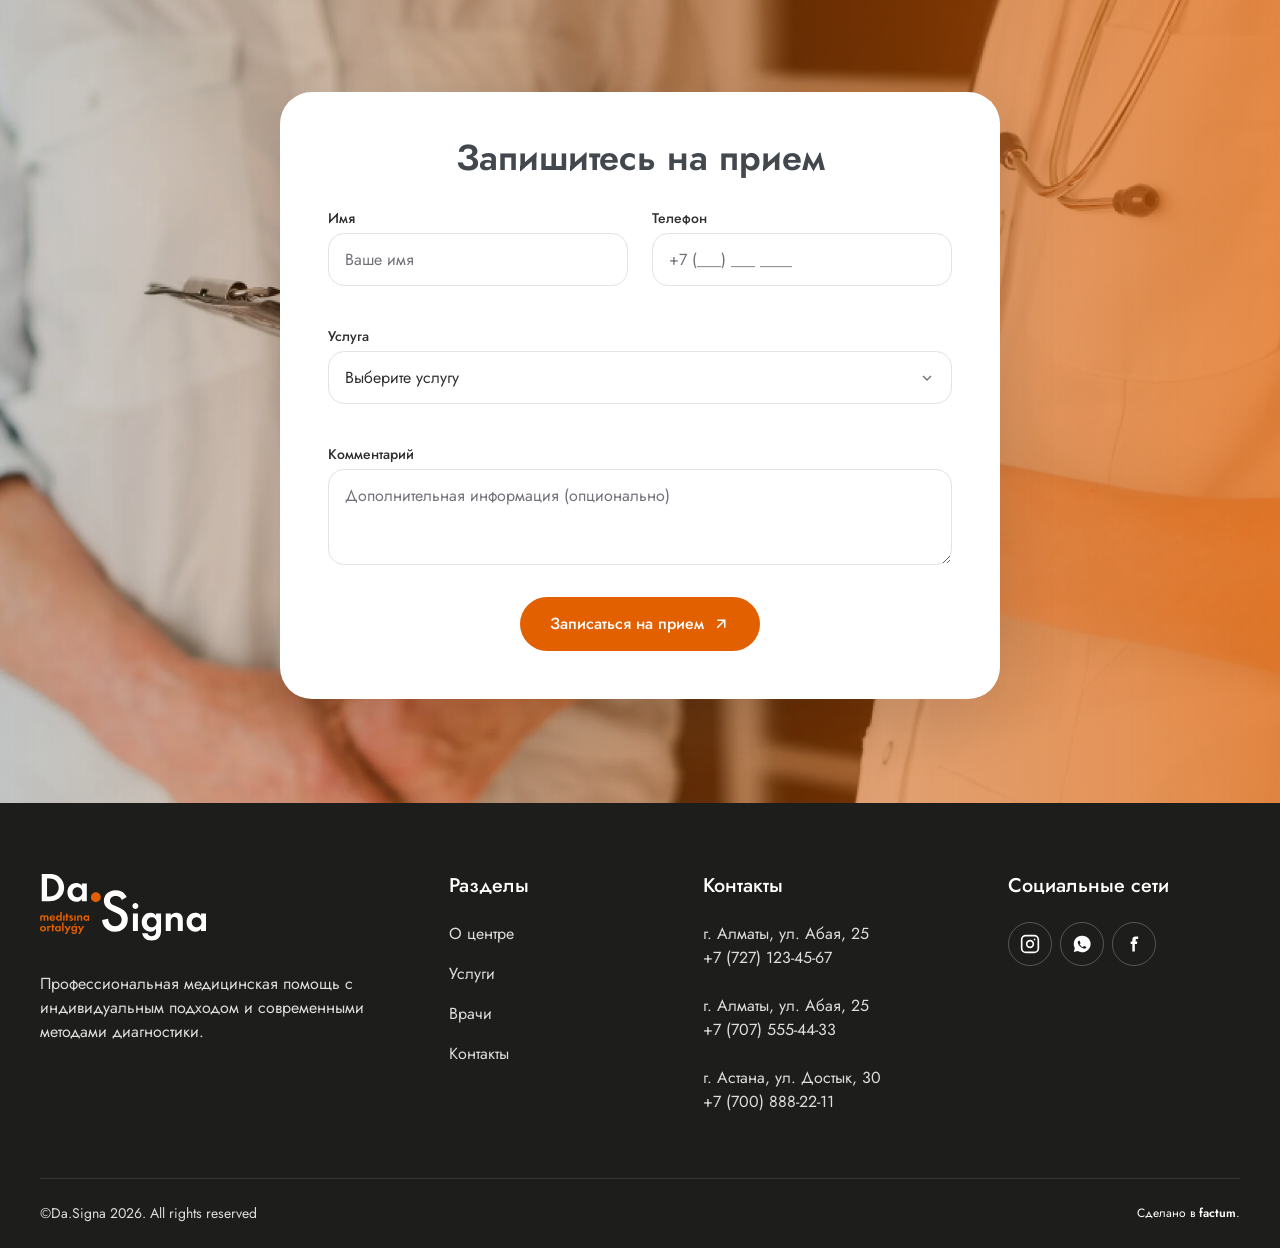
<file: about.html>
<!DOCTYPE html>
<html lang="ru">
  <head>
    <meta charset="UTF-8" />
    <meta name="viewport" content="width=device-width, initial-scale=1.0" />

    <title>О центре — Da.Signa | Медицинский центр для всей семьи</title>
    <meta name="description" content="Da.Signa — медицинский центр для всей семьи: диагностика, консультации и процедуры в одном месте. Наш подход, атмосфера заботы, лицензии и награды." />
    <meta name="theme-color" content="#fff9f4" />
    <link rel="canonical" href="https://dasigna.kz/about" />

    <!-- Open Graph -->
    <meta property="og:type" content="website" />
    <meta property="og:url" content="https://dasigna.kz/about" />
    <meta property="og:title" content="О центре — Da.Signa" />
    <meta property="og:description" content="Медицинский центр для всей семьи: диагностика, консультации и процедуры в одном месте." />
    <meta property="og:image" content="https://dasigna.kz/assets/images/hero.webp" />
    <meta property="og:locale" content="ru_RU" />

    <link rel="preconnect" href="https://fonts.googleapis.com" />
    <link rel="preconnect" href="https://fonts.gstatic.com" crossorigin />
    <link href="https://fonts.googleapis.com/css2?family=Jost:wght@400;500;600;700&display=swap" rel="stylesheet" />

    <link rel="stylesheet" href="assets/vendor/lenis.css?v=57" />
    <link rel="stylesheet" href="src/styles/main.css?v=57" />
  </head>

  <body>
    <!-- ========================= HEADER ========================= -->
    <header class="header" data-header>
      <div class="container header__inner">
        <a class="logo" href="index.html" aria-label="Da.Signa — на главную">
          <img class="logo__img" src="assets/logo/logo-dark.svg" width="129" height="52" alt="Da.Signa — медицинский центр" />
        </a>

        <nav class="nav" data-nav id="primary-nav" aria-label="Основная навигация">
          <div class="nav__top">
            <a class="logo" href="index.html" aria-label="Da.Signa — на главную">
              <img class="logo__img" src="assets/logo/logo-dark.svg" width="129" height="52" alt="Da.Signa — медицинский центр" />
            </a>
            <button class="nav__close" data-menu-close type="button" aria-label="Закрыть меню">
              <svg width="32" height="32" viewBox="0 0 32 32" fill="none" aria-hidden="true"><path d="M24 8 8 24M8 8l16 16" stroke="currentColor" stroke-width="2" stroke-linecap="round" stroke-linejoin="round"/></svg>
            </button>
          </div>

          <ul class="nav__links">
            <li><a class="nav__link nav__link--active" href="about.html" aria-current="page">О центре</a></li>
            <li><a class="nav__link" href="services.html">Услуги</a></li>
            <li><a class="nav__link" href="doctors.html">Врачи</a></li>
            <li><a class="nav__link" href="contacts.html">Контакты</a></li>
          </ul>

          <a class="btn nav__cta" href="#appointment">
            Записаться на прием
            <svg class="btn__icon" width="18" height="18" viewBox="0 0 24 24" fill="none" stroke="currentColor" stroke-width="2" aria-hidden="true"><path d="M5 12h14M13 6l6 6-6 6"/></svg>
          </a>

          <div class="nav__connect">
            <span class="nav__connect-label">Связаться с нами</span>
            <a class="nav-contact" href="tel:+77755550101">
              <span class="nav-contact__icon"><svg width="20" height="20" viewBox="0 0 24 24" fill="none" stroke="currentColor" stroke-width="2" aria-hidden="true"><path d="M22 16.92v3a2 2 0 0 1-2.18 2 19.79 19.79 0 0 1-8.63-3.07 19.5 19.5 0 0 1-6-6 19.79 19.79 0 0 1-3.07-8.67A2 2 0 0 1 4.11 2h3a2 2 0 0 1 2 1.72c.13.96.36 1.9.7 2.81a2 2 0 0 1-.45 2.11L8.09 9.91a16 16 0 0 0 6 6l1.27-1.27a2 2 0 0 1 2.11-.45c.9.34 1.85.57 2.81.7A2 2 0 0 1 22 16.92z"/></svg></span>
              <span class="nav-contact__text"><span class="nav-contact__label">Телефон</span><span class="nav-contact__value">+7 775 555 01 01</span></span>
            </a>
            <a class="nav-contact" href="mailto:hello@dasigna.com">
              <span class="nav-contact__icon"><svg width="20" height="20" viewBox="0 0 24 24" fill="none" stroke="currentColor" stroke-width="2" aria-hidden="true"><rect x="3" y="5" width="18" height="14" rx="2"/><path d="m3 7 9 6 9-6"/></svg></span>
              <span class="nav-contact__text"><span class="nav-contact__label">Почта</span><span class="nav-contact__value">hello@dasigna.com</span></span>
            </a>
          </div>

          <div class="nav__footer">
            <h3 class="nav__footer-title">Мы в социальных сетях</h3>
            <div class="nav__socials">
              <a href="#" aria-label="Instagram"><svg width="20" height="20" viewBox="0 0 24 24" fill="none" stroke="currentColor" stroke-width="2" aria-hidden="true"><rect x="2" y="2" width="20" height="20" rx="5"/><circle cx="12" cy="12" r="4"/><circle cx="17.5" cy="6.5" r="1" fill="currentColor" stroke="none"/></svg></a>
              <a href="#" aria-label="WhatsApp"><svg width="20" height="20" viewBox="0 0 24 24" fill="currentColor" aria-hidden="true"><path d="M12 2a10 10 0 0 0-8.6 15l-1.3 4.7 4.8-1.3A10 10 0 1 0 12 2zm5.3 14.1c-.2.6-1.3 1.2-1.8 1.2s-1.2.2-3.7-.9-3.9-3.6-4-3.8-.9-1.2-.9-2.3.6-1.6.8-1.8.4-.3.6-.3h.5c.2 0 .4 0 .6.5l.8 2c.1.2.1.4 0 .5l-.4.5-.3.3c-.1.1-.3.3-.1.6s.7 1.1 1.4 1.7c1 .9 1.7 1.1 2 1.2s.4.1.6-.1l.7-.8c.2-.2.4-.2.6-.1l1.9.9c.2.1.4.2.4.3.1.2.1.6 0 .9z"/></svg></a>
              <a href="#" aria-label="Facebook"><svg width="20" height="20" viewBox="0 0 24 24" fill="currentColor" aria-hidden="true"><path d="M14 9V7c0-.6.4-1 1-1h2V3h-3a4 4 0 0 0-4 4v2H8v3h2v9h3v-9h2.5l.5-3z"/></svg></a>
            </div>
            <div class="nav__copy">
              <span>©Da.Signa <span data-year>2026</span></span>
              <span class="nav__made">Сделано в <b>factum</b></span>
            </div>
          </div>
        </nav>

        <div class="header__actions">
          <a class="icon-btn" href="tel:+77271234567" aria-label="Позвонить нам">
            <svg width="20" height="20" viewBox="0 0 24 24" fill="none" stroke="currentColor" stroke-width="2" aria-hidden="true"><path d="M22 16.92v3a2 2 0 0 1-2.18 2 19.79 19.79 0 0 1-8.63-3.07 19.5 19.5 0 0 1-6-6 19.79 19.79 0 0 1-3.07-8.67A2 2 0 0 1 4.11 2h3a2 2 0 0 1 2 1.72c.13.96.36 1.9.7 2.81a2 2 0 0 1-.45 2.11L8.09 9.91a16 16 0 0 0 6 6l1.27-1.27a2 2 0 0 1 2.11-.45c.9.34 1.85.57 2.81.7A2 2 0 0 1 22 16.92z"/></svg>
          </a>
          <a class="btn header__cta" href="#appointment">Записаться на прием</a>
          <button class="menu-toggle" data-menu-toggle type="button" aria-label="Меню" aria-expanded="false" aria-controls="primary-nav"><svg class="menu-toggle__icon" width="32" height="32" viewBox="0 0 32 32" fill="none" aria-hidden="true"><path d="M18.6667 16H5.33333" stroke="currentColor" stroke-width="2" stroke-linecap="round" stroke-linejoin="round"/><path d="M26.6667 8H5.33334" stroke="currentColor" stroke-width="2" stroke-linecap="round" stroke-linejoin="round"/><path d="M26.6667 24H5.33334" stroke="currentColor" stroke-width="2" stroke-linecap="round" stroke-linejoin="round"/></svg></button>
        </div>
      </div>
    </header>

    <main id="top">
      <!-- ========================= HERO ========================= -->
      <section class="hero" aria-labelledby="hero-heading">
        <div class="container hero__grid">
          <div class="hero__content reveal">
            <h1 class="hero__title" id="hero-heading">
              Da.Signa — медицинский центр для всей семьи
            </h1>
            <p class="hero__lead">
              Мы помогаем пациентам заботиться о здоровье вовремя: проводим
              диагностику, консультации и процедуры в одном месте.
            </p>
            <a class="btn hero__cta" href="#appointment">
              Записаться на прием
              <svg class="btn__icon" width="18" height="18" viewBox="0 0 24 24" fill="none" stroke="currentColor" stroke-width="2" aria-hidden="true"><path d="M7 17 17 7M7 7h10v10"/></svg>
            </a>
          </div>

          <div class="hero__media reveal">
            <img class="hero__image" src="assets/images/about/about-hero.webp" width="583" height="750" fetchpriority="high" alt="Ресепшен медицинского центра Da.Signa" />
            <div class="hero__stat">
              <span class="hero__stat-icon" aria-hidden="true">
                <img src="assets/icons/stat-heart.svg" width="36" height="36" alt="" />
              </span>
              <span class="hero__stat-text">
                <span class="hero__stat-since">С 2018 года</span>
                <span class="hero__stat-value">более 24 000 приёмов</span>
              </span>
            </div>
            <div class="hero__badge">
              <a class="spin-badge" href="#appointment" aria-label="Записаться на прием">
                <svg class="spin-badge__ring" viewBox="0 0 200 200" aria-hidden="true">
                  <defs><path id="badge-arc-about" d="M100,100 m-80,0 a80,80 0 1,1 160,0 a80,80 0 1,1 -160,0" /></defs>
                  <text text-anchor="middle"><textPath href="#badge-arc-about" startOffset="25%">записаться на прием</textPath><textPath href="#badge-arc-about" startOffset="75%">записаться на прием</textPath></text>
                </svg>
                <span class="spin-badge__disc" aria-hidden="true">
                  <img src="assets/icons/badge-arrow.svg" width="72" height="72" alt="" />
                </span>
              </a>
            </div>
          </div>
        </div>
      </section>

      <!-- ========================= STATS ========================= -->
      <section class="section section--stats" aria-label="Достижения центра">
        <div class="container">
          <ul class="about-stats reveal">
            <li class="about-stat">
              <span class="about-stat__num">10+ лет</span>
              <span class="about-stat__label">опыта специалистов</span>
            </li>
            <li class="about-stat">
              <span class="about-stat__num">30+ видов</span>
              <span class="about-stat__label">процедур и услуг</span>
            </li>
            <li class="about-stat">
              <span class="about-stat__num">95% пациентов</span>
              <span class="about-stat__label">рекомендуют центр</span>
            </li>
          </ul>
        </div>
      </section>

      <!-- ========================= НАШ ПОДХОД ========================= -->
      <section class="section section--tight" aria-labelledby="approach-heading">
        <div class="container">
          <div class="approach reveal">
            <h2 class="approach__title" id="approach-heading">Наш подход</h2>
            <div class="approach__body">
              <p>Da.Signa создан как медицинский центр, где пациент получает не только консультацию или диагностику, но и понятный, спокойный путь к заботе о здоровье. Мы объединяем внимательное отношение, современные методы обследования и профессиональный опыт специалистов.</p>
              <p>Для нас важно, чтобы каждый визит был комфортным: от записи и первого приема до проведения процедур и получения рекомендаций. Мы стремимся объяснять всё простым языком, бережно относиться ко времени пациента и помогать принимать решения без лишней тревоги.</p>
              <p>В основе работы Da.Signa — точная диагностика, индивидуальный подход и доверие. Мы создаем пространство, где медицинская помощь становится ближе, понятнее и удобнее для каждого пациента.</p>
            </div>
          </div>
        </div>
      </section>

      <!-- ========================= АТМОСФЕРА ЗАБОТЫ ========================= -->
      <section class="section" aria-labelledby="atmosphere-heading">
        <div class="container">
          <div class="section-head reveal">
            <h2 class="section-title" id="atmosphere-heading">Атмосфера заботы</h2>
            <p class="section-head__intro">
              Интерьеры Da.Signa созданы так, чтобы пациент чувствовал себя
              комфортно с первых минут: от зоны ожидания до кабинетов диагностики
              и процедур.
            </p>
          </div>

          <div class="atmosphere__grid reveal">
            <img class="atmosphere__img atmosphere__img--tall" src="assets/images/about/atm-hallway.webp" width="671" height="703" loading="lazy" alt="Коридор клиники Da.Signa" />
            <img class="atmosphere__img" src="assets/images/about/atm-equipment.webp" width="326" height="342" loading="lazy" alt="Медицинское оборудование" />
            <img class="atmosphere__img" src="assets/images/about/atm-consult.webp" width="326" height="342" loading="lazy" alt="Кабинет консультаций" />
            <img class="atmosphere__img atmosphere__img--wide" src="assets/images/about/atm-desk.webp" width="671" height="342" loading="lazy" alt="Рабочее место врача" />
          </div>
        </div>
      </section>

      <!-- ========================= ЛИЦЕНЗИИ И НАГРАДЫ ========================= -->
      <section class="section section--tight" aria-labelledby="awards-heading">
        <div class="container">
          <div class="section-head reveal">
            <h2 class="section-title" id="awards-heading">Лицензии и награды</h2>
            <p class="section-head__intro">
              Подтверждаем качество и безопасность процедур — все документы
              доступны по запросу на ресепшене.
            </p>
          </div>

          <ul class="awards__grid reveal">
            <li class="award-card">
              <img class="award-card__img" src="assets/images/about/cert-1.webp" width="322" height="455" loading="lazy" alt="Лицензия на медицинскую деятельность" />
              <h3 class="award-card__title">Лицензия на медицинскую деятельность</h3>
              <p class="award-card__desc">Официальное разрешение на оказание медицинских услуг.</p>
            </li>
            <li class="award-card">
              <img class="award-card__img" src="assets/images/about/cert-2.webp" width="322" height="455" loading="lazy" alt="Аккредитация ISO 14001" />
              <h3 class="award-card__title">Аккредитация ISO 14001</h3>
              <p class="award-card__desc">Документы, подтверждающие квалификацию врачей и профессиональную подготовку.</p>
            </li>
            <li class="award-card">
              <img class="award-card__img" src="assets/images/about/cert-3.webp" width="322" height="455" loading="lazy" alt="Награды центра" />
              <h3 class="award-card__title">Награды центра</h3>
              <p class="award-card__desc">Признание качества работы, внимательного подхода и развития медицинского центра.</p>
            </li>
            <li class="award-card">
              <img class="award-card__img" src="assets/images/about/cert-4.webp" width="322" height="455" loading="lazy" alt="Благодарственные письма" />
              <h3 class="award-card__title">Благодарственные письма</h3>
              <p class="award-card__desc">Отзывы и рекомендации от пациентов, партнеров и организаций.</p>
            </li>
          </ul>
        </div>
      </section>

      <!-- ========================= APPOINTMENT ========================= -->
      <section class="appointment" id="appointment" aria-labelledby="appt-heading">
        <div class="container">
          <div class="appointment__card reveal">
            <h2 class="appointment__title" id="appt-heading">Запишитесь на прием</h2>
            <form class="form-grid" data-appointment-form>
              <div class="field" data-field="name">
                <label class="field__label" for="f-name">Имя</label>
                <input class="field__control" id="f-name" name="name" type="text" placeholder="Ваше имя" autocomplete="name" />
                <span class="field__error" aria-live="polite"></span>
              </div>
              <div class="field" data-field="phone">
                <label class="field__label" for="f-phone">Телефон</label>
                <input class="field__control" id="f-phone" name="phone" type="tel" inputmode="tel" placeholder="+7 (___) ___ ____" autocomplete="tel" data-phone />
                <span class="field__error" aria-live="polite"></span>
              </div>
              <div class="field field--full" data-field="service">
                <label class="field__label" for="f-service">Услуга</label>
                <select class="field__control" id="f-service" name="service">
                  <option value="">Выберите услугу</option>
                  <option>Консультация врача</option>
                  <option>СМАД</option>
                  <option>Холтер</option>
                  <option>ЭКГ</option>
                  <option>ЭХО-КГ</option>
                  <option>УЗИ всех органов и тканей</option>
                  <option>Процедурный кабинет</option>
                  <option>Анализы</option>
                </select>
                <span class="field__error" aria-live="polite"></span>
              </div>
              <div class="field field--full" data-field="comment">
                <label class="field__label" for="f-comment">Комментарий</label>
                <textarea class="field__control" id="f-comment" name="comment" placeholder="Дополнительная информация (опционально)"></textarea>
              </div>
              <button class="btn appointment__submit" type="submit">
                Записаться на прием
                <svg class="btn__icon" width="18" height="18" viewBox="0 0 24 24" fill="none" stroke="currentColor" stroke-width="2" aria-hidden="true"><path d="M7 17 17 7M7 7h10v10"/></svg>
              </button>
            </form>
          </div>
        </div>
      </section>
    </main>

    <!-- ========================= FOOTER ========================= -->
    <footer class="footer">
      <div class="container">
        <div class="footer__grid">
          <div class="footer__about">
            <span class="logo logo--light logo--stacked" aria-label="Da.Signa">
              <img class="logo__img" src="assets/logo/logo-light.svg" width="166" height="67" alt="Da.Signa — медицинский центр" />
            </span>
            <p class="footer__desc">Профессиональная медицинская помощь с индивидуальным подходом и современными методами диагностики.</p>
          </div>
          <nav class="footer__nav" aria-label="Разделы">
            <h3 class="footer__col-title">Разделы</h3>
            <div class="footer__links">
              <a href="about.html">О центре</a>
              <a href="services.html">Услуги</a>
              <a href="doctors.html">Врачи</a>
              <a href="contacts.html">Контакты</a>
            </div>
          </nav>
          <div class="footer__contacts-col">
            <h3 class="footer__col-title">Контакты</h3>
            <div class="footer__contacts">
              <div><p class="branch__addr">г. Алматы, ул. Абая, 25</p><a class="branch__phone" href="tel:+77271234567">+7 (727) 123-45-67</a></div>
              <div><p class="branch__addr">г. Алматы, ул. Абая, 25</p><a class="branch__phone" href="tel:+77075554433">+7 (707) 555-44-33</a></div>
              <div><p class="branch__addr">г. Астана, ул. Достык, 30</p><a class="branch__phone" href="tel:+77008882211">+7 (700) 888-22-11</a></div>
            </div>
          </div>
          <div class="footer__socials-col">
            <h3 class="footer__col-title">Социальные сети</h3>
            <div class="footer__socials">
              <a href="#" aria-label="Instagram"><svg width="20" height="20" viewBox="0 0 24 24" fill="none" stroke="currentColor" stroke-width="2" aria-hidden="true"><rect x="2" y="2" width="20" height="20" rx="5"/><circle cx="12" cy="12" r="4"/><circle cx="17.5" cy="6.5" r="1" fill="currentColor" stroke="none"/></svg></a>
              <a href="#" aria-label="WhatsApp"><svg width="20" height="20" viewBox="0 0 24 24" fill="currentColor" aria-hidden="true"><path d="M12 2a10 10 0 0 0-8.6 15l-1.3 4.7 4.8-1.3A10 10 0 1 0 12 2zm5.3 14.1c-.2.6-1.3 1.2-1.8 1.2s-1.2.2-3.7-.9-3.9-3.6-4-3.8-.9-1.2-.9-2.3.6-1.6.8-1.8.4-.3.6-.3h.5c.2 0 .4 0 .6.5l.8 2c.1.2.1.4 0 .5l-.4.5-.3.3c-.1.1-.3.3-.1.6s.7 1.1 1.4 1.7c1 .9 1.7 1.1 2 1.2s.4.1.6-.1l.7-.8c.2-.2.4-.2.6-.1l1.9.9c.2.1.4.2.4.3.1.2.1.6 0 .9z"/></svg></a>
              <a href="#" aria-label="Facebook"><svg width="20" height="20" viewBox="0 0 24 24" fill="currentColor" aria-hidden="true"><path d="M14 9V7c0-.6.4-1 1-1h2V3h-3a4 4 0 0 0-4 4v2H8v3h2v9h3v-9h2.5l.5-3z"/></svg></a>
            </div>
          </div>
        </div>
        <div class="footer__bar">
          <span>©Da.Signa <span data-year>2026</span>. All rights reserved</span>
          <span class="footer__made">Сделано в <b>factum</b>.</span>
        </div>
      </div>
    </footer>

    <a class="wa-widget" href="https://wa.me/77271234567" target="_blank" rel="noopener" aria-label="Написать в WhatsApp">
      <svg viewBox="0 0 24 24" fill="currentColor" aria-hidden="true"><path d="M12 2a10 10 0 0 0-8.6 15l-1.3 4.7 4.8-1.3A10 10 0 1 0 12 2zm5.3 14.1c-.2.6-1.3 1.2-1.8 1.2s-1.2.2-3.7-.9-3.9-3.6-4-3.8-.9-1.2-.9-2.3.6-1.6.8-1.8.4-.3.6-.3h.5c.2 0 .4 0 .6.5l.8 2c.1.2.1.4 0 .5l-.4.5-.3.3c-.1.1-.3.3-.1.6s.7 1.1 1.4 1.7c1 .9 1.7 1.1 2 1.2s.4.1.6-.1l.7-.8c.2-.2.4-.2.6-.1l1.9.9c.2.1.4.2.4.3.1.2.1.6 0 .9z"/></svg>
    </a>

    <div class="modal" data-modal role="dialog" aria-modal="true" aria-labelledby="modal-title">
      <div class="modal__dialog">
        <button class="modal__close" type="button" data-modal-close aria-label="Закрыть"><svg width="18" height="18" viewBox="0 0 24 24" fill="none" stroke="currentColor" stroke-width="2" aria-hidden="true"><path d="M18 6 6 18M6 6l12 12"/></svg></button>
        <div class="modal__icon" aria-hidden="true"><svg width="34" height="34" viewBox="0 0 24 24" fill="none" stroke="currentColor" stroke-width="2"><path d="M20 6 9 17l-5-5"/></svg></div>
        <h2 class="modal__title" id="modal-title">Заявка отправлена!</h2>
        <p class="modal__text">Спасибо за обращение. Наш администратор свяжется с вами в ближайшее время для подтверждения записи.</p>
        <button class="btn modal__action" type="button" data-modal-close>Отлично</button>
      </div>
    </div>

    <script src="assets/vendor/lenis.min.js?v=57" defer></script>
    <script src="src/lib/main.js?v=57" defer></script>
  </body>
</html>
</file>
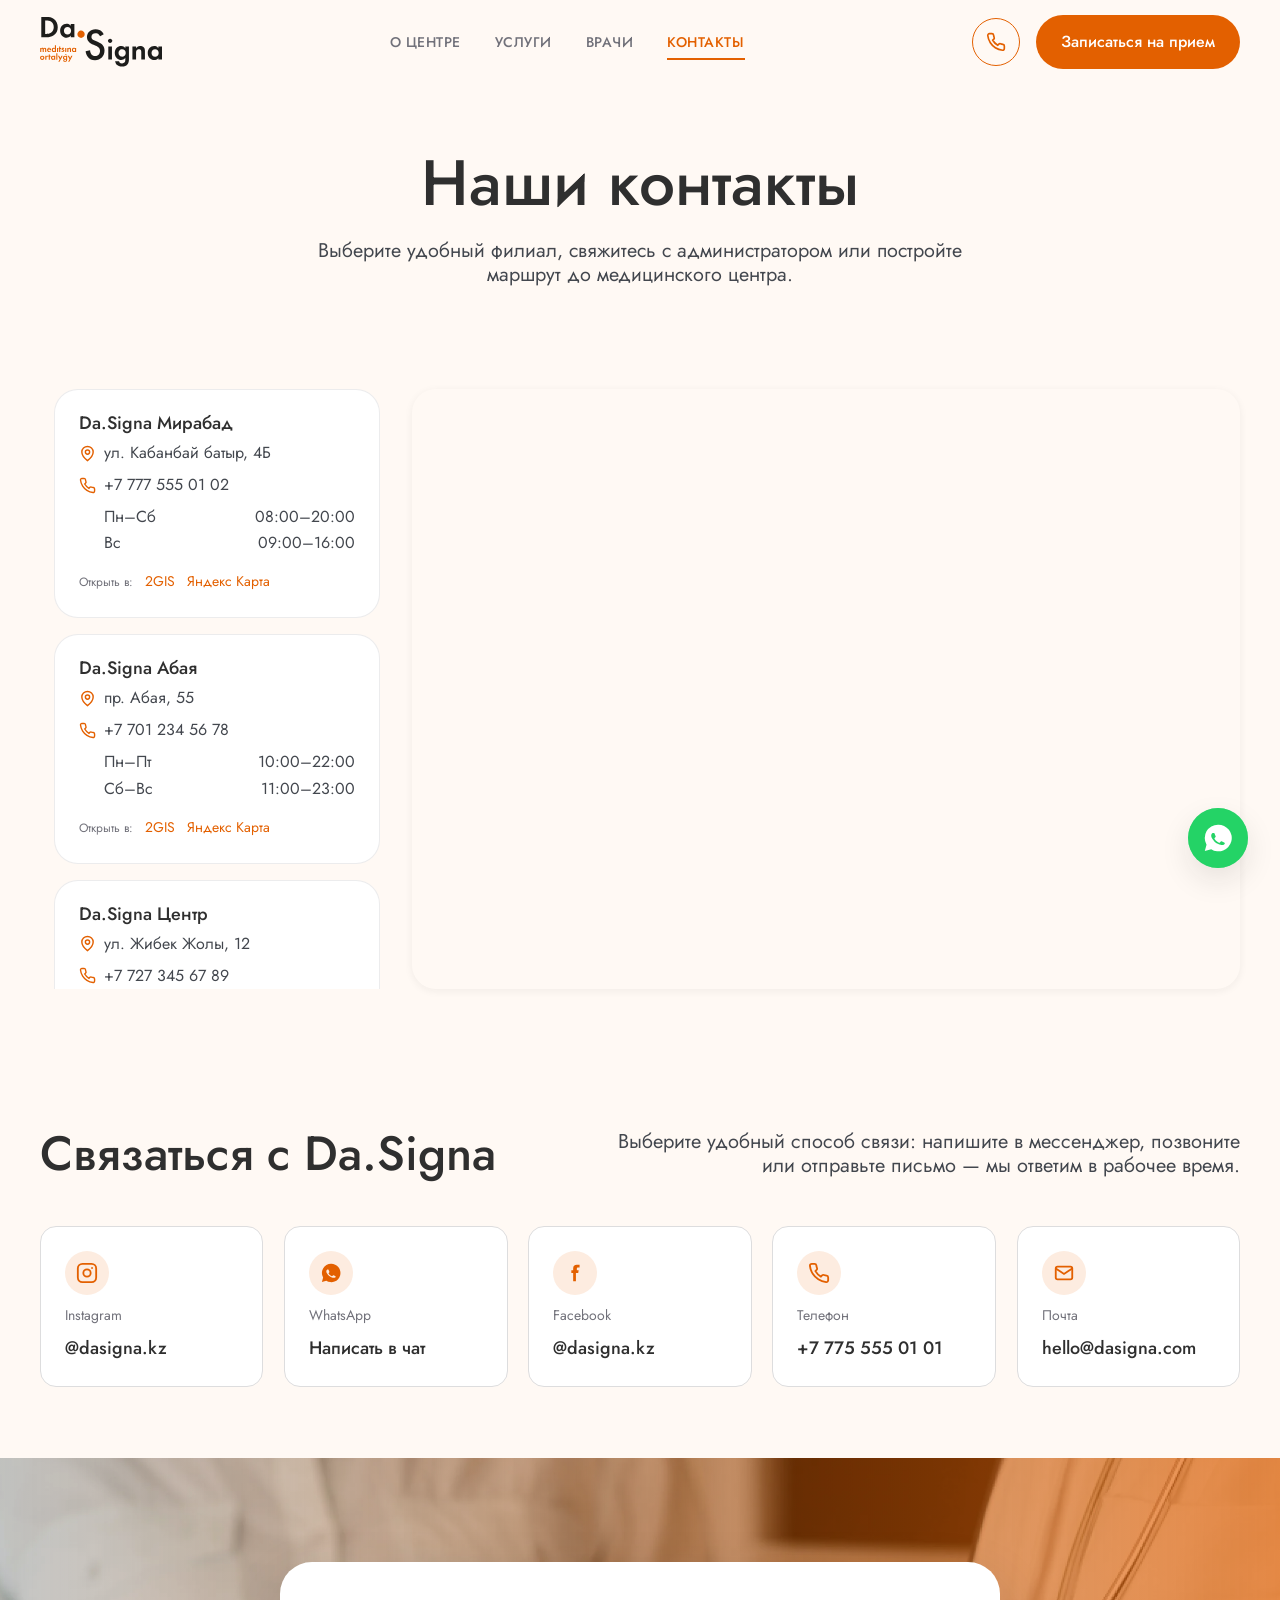
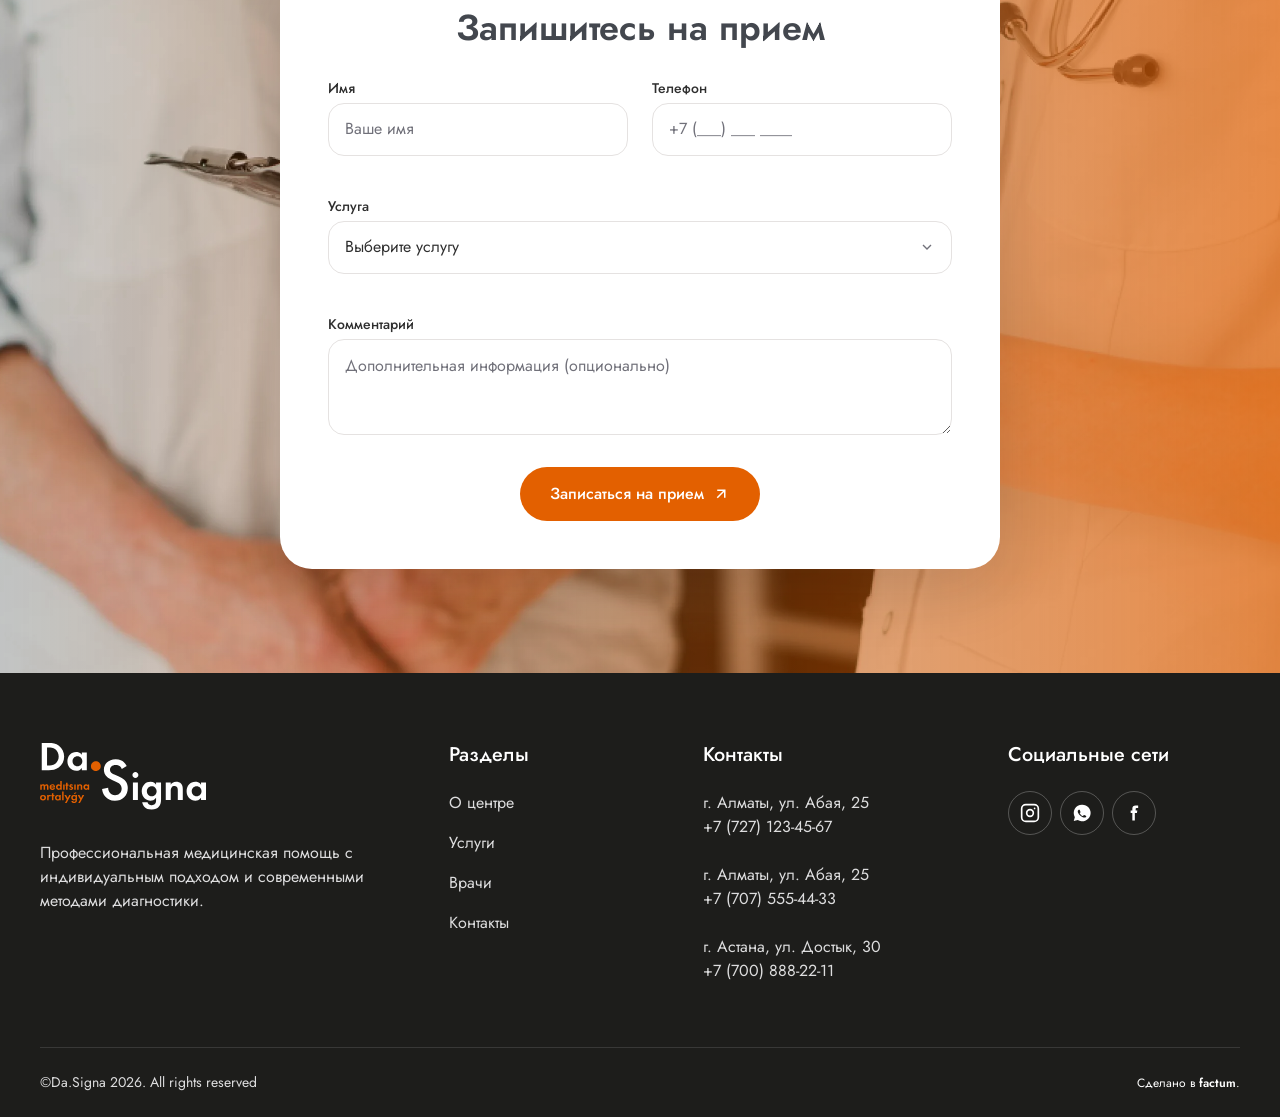
<file: contacts.html>
<!DOCTYPE html>
<html lang="ru">
  <head>
    <meta charset="UTF-8" />
    <meta name="viewport" content="width=device-width, initial-scale=1.0" />

    <title>Наши контакты — Da.Signa | Филиалы в Алматы</title>
    <meta name="description" content="Контакты медицинского центра Da.Signa: адреса филиалов, телефоны, часы работы и способы связи. Запишитесь на прием онлайн." />
    <meta name="theme-color" content="#fff9f4" />
    <link rel="canonical" href="https://dasigna.kz/contacts" />

    <!-- Open Graph -->
    <meta property="og:type" content="website" />
    <meta property="og:url" content="https://dasigna.kz/contacts" />
    <meta property="og:title" content="Наши контакты — Da.Signa" />
    <meta property="og:description" content="Адреса филиалов, телефоны, часы работы и способы связи. Запишитесь на прием онлайн." />
    <meta property="og:image" content="https://dasigna.kz/assets/images/hero.webp" />
    <meta property="og:locale" content="ru_RU" />

    <link rel="preconnect" href="https://fonts.googleapis.com" />
    <link rel="preconnect" href="https://fonts.gstatic.com" crossorigin />
    <link href="https://fonts.googleapis.com/css2?family=Jost:wght@400;500;600;700&display=swap" rel="stylesheet" />

    <link rel="stylesheet" href="assets/vendor/lenis.css?v=57" />
    <link rel="stylesheet" href="src/styles/main.css?v=57" />
  </head>

  <body>
    <!-- ========================= HEADER ========================= -->
    <header class="header" data-header>
      <div class="container header__inner">
        <a class="logo" href="index.html" aria-label="Da.Signa — на главную">
          <img class="logo__img" src="assets/logo/logo-dark.svg" width="129" height="52" alt="Da.Signa — медицинский центр" />
        </a>

        <nav class="nav" data-nav id="primary-nav" aria-label="Основная навигация">
          <div class="nav__top">
            <a class="logo" href="index.html" aria-label="Da.Signa — на главную">
              <img class="logo__img" src="assets/logo/logo-dark.svg" width="129" height="52" alt="Da.Signa — медицинский центр" />
            </a>
            <button class="nav__close" data-menu-close type="button" aria-label="Закрыть меню">
              <svg width="32" height="32" viewBox="0 0 32 32" fill="none" aria-hidden="true"><path d="M24 8 8 24M8 8l16 16" stroke="currentColor" stroke-width="2" stroke-linecap="round" stroke-linejoin="round"/></svg>
            </button>
          </div>

          <ul class="nav__links">
            <li><a class="nav__link" href="about.html">О центре</a></li>
            <li><a class="nav__link" href="services.html">Услуги</a></li>
            <li><a class="nav__link" href="doctors.html">Врачи</a></li>
            <li><a class="nav__link nav__link--active" href="contacts.html" aria-current="page">Контакты</a></li>
          </ul>

          <a class="btn nav__cta" href="#appointment">
            Записаться на прием
            <svg class="btn__icon" width="18" height="18" viewBox="0 0 24 24" fill="none" stroke="currentColor" stroke-width="2" aria-hidden="true"><path d="M5 12h14M13 6l6 6-6 6"/></svg>
          </a>

          <div class="nav__connect">
            <span class="nav__connect-label">Связаться с нами</span>
            <a class="nav-contact" href="tel:+77755550101">
              <span class="nav-contact__icon"><svg width="20" height="20" viewBox="0 0 24 24" fill="none" stroke="currentColor" stroke-width="2" aria-hidden="true"><path d="M22 16.92v3a2 2 0 0 1-2.18 2 19.79 19.79 0 0 1-8.63-3.07 19.5 19.5 0 0 1-6-6 19.79 19.79 0 0 1-3.07-8.67A2 2 0 0 1 4.11 2h3a2 2 0 0 1 2 1.72c.13.96.36 1.9.7 2.81a2 2 0 0 1-.45 2.11L8.09 9.91a16 16 0 0 0 6 6l1.27-1.27a2 2 0 0 1 2.11-.45c.9.34 1.85.57 2.81.7A2 2 0 0 1 22 16.92z"/></svg></span>
              <span class="nav-contact__text"><span class="nav-contact__label">Телефон</span><span class="nav-contact__value">+7 775 555 01 01</span></span>
            </a>
            <a class="nav-contact" href="mailto:hello@dasigna.com">
              <span class="nav-contact__icon"><svg width="20" height="20" viewBox="0 0 24 24" fill="none" stroke="currentColor" stroke-width="2" aria-hidden="true"><rect x="3" y="5" width="18" height="14" rx="2"/><path d="m3 7 9 6 9-6"/></svg></span>
              <span class="nav-contact__text"><span class="nav-contact__label">Почта</span><span class="nav-contact__value">hello@dasigna.com</span></span>
            </a>
          </div>

          <div class="nav__footer">
            <h3 class="nav__footer-title">Мы в социальных сетях</h3>
            <div class="nav__socials">
              <a href="#" aria-label="Instagram"><svg width="20" height="20" viewBox="0 0 24 24" fill="none" stroke="currentColor" stroke-width="2" aria-hidden="true"><rect x="2" y="2" width="20" height="20" rx="5"/><circle cx="12" cy="12" r="4"/><circle cx="17.5" cy="6.5" r="1" fill="currentColor" stroke="none"/></svg></a>
              <a href="#" aria-label="WhatsApp"><svg width="20" height="20" viewBox="0 0 24 24" fill="currentColor" aria-hidden="true"><path d="M12 2a10 10 0 0 0-8.6 15l-1.3 4.7 4.8-1.3A10 10 0 1 0 12 2zm5.3 14.1c-.2.6-1.3 1.2-1.8 1.2s-1.2.2-3.7-.9-3.9-3.6-4-3.8-.9-1.2-.9-2.3.6-1.6.8-1.8.4-.3.6-.3h.5c.2 0 .4 0 .6.5l.8 2c.1.2.1.4 0 .5l-.4.5-.3.3c-.1.1-.3.3-.1.6s.7 1.1 1.4 1.7c1 .9 1.7 1.1 2 1.2s.4.1.6-.1l.7-.8c.2-.2.4-.2.6-.1l1.9.9c.2.1.4.2.4.3.1.2.1.6 0 .9z"/></svg></a>
              <a href="#" aria-label="Facebook"><svg width="20" height="20" viewBox="0 0 24 24" fill="currentColor" aria-hidden="true"><path d="M14 9V7c0-.6.4-1 1-1h2V3h-3a4 4 0 0 0-4 4v2H8v3h2v9h3v-9h2.5l.5-3z"/></svg></a>
            </div>
            <div class="nav__copy">
              <span>©Da.Signa <span data-year>2026</span></span>
              <span class="nav__made">Сделано в <b>factum</b></span>
            </div>
          </div>
        </nav>

        <div class="header__actions">
          <a class="icon-btn" href="tel:+77271234567" aria-label="Позвонить нам">
            <svg width="20" height="20" viewBox="0 0 24 24" fill="none" stroke="currentColor" stroke-width="2" aria-hidden="true"><path d="M22 16.92v3a2 2 0 0 1-2.18 2 19.79 19.79 0 0 1-8.63-3.07 19.5 19.5 0 0 1-6-6 19.79 19.79 0 0 1-3.07-8.67A2 2 0 0 1 4.11 2h3a2 2 0 0 1 2 1.72c.13.96.36 1.9.7 2.81a2 2 0 0 1-.45 2.11L8.09 9.91a16 16 0 0 0 6 6l1.27-1.27a2 2 0 0 1 2.11-.45c.9.34 1.85.57 2.81.7A2 2 0 0 1 22 16.92z"/></svg>
          </a>
          <a class="btn header__cta" href="#appointment">Записаться на прием</a>
          <button class="menu-toggle" data-menu-toggle type="button" aria-label="Меню" aria-expanded="false" aria-controls="primary-nav"><svg class="menu-toggle__icon" width="32" height="32" viewBox="0 0 32 32" fill="none" aria-hidden="true"><path d="M18.6667 16H5.33333" stroke="currentColor" stroke-width="2" stroke-linecap="round" stroke-linejoin="round"/><path d="M26.6667 8H5.33334" stroke="currentColor" stroke-width="2" stroke-linecap="round" stroke-linejoin="round"/><path d="M26.6667 24H5.33334" stroke="currentColor" stroke-width="2" stroke-linecap="round" stroke-linejoin="round"/></svg></button>
        </div>
      </div>
    </header>

    <main id="top">
      <!-- ========================= HERO ========================= -->
      <section class="contacts-hero" aria-labelledby="contacts-heading">
        <div class="container">
          <h1 class="contacts-hero__title" id="contacts-heading">Наши контакты</h1>
          <p class="contacts-hero__lead">
            Выберите удобный филиал, свяжитесь с администратором или постройте
            маршрут до медицинского центра.
          </p>
        </div>
      </section>

      <!-- ========================= ФИЛИАЛЫ + КАРТА ========================= -->
      <section class="section section--tight" aria-label="Адреса филиалов">
        <div class="container">
          <div class="branches-map reveal">
            <div class="branches-col" data-drag-scroll tabindex="0" aria-label="Список филиалов">
              <article class="branch-card">
                <h2 class="branch-card__name">Da.Signa Мирабад</h2>
                <p class="branch-card__row"><svg class="branch-card__ic" viewBox="0 0 24 24" fill="none" stroke="currentColor" stroke-width="2" aria-hidden="true"><path d="M20 10c0 6-8 12-8 12s-8-6-8-12a8 8 0 0 1 16 0z"/><circle cx="12" cy="10" r="3"/></svg>ул. Кабанбай батыр, 4Б</p>
                <a class="branch-card__row branch-card__phone" href="tel:+77775550102"><svg class="branch-card__ic" viewBox="0 0 24 24" fill="none" stroke="currentColor" stroke-width="2" aria-hidden="true"><path d="M22 16.92v3a2 2 0 0 1-2.18 2 19.79 19.79 0 0 1-8.63-3.07 19.5 19.5 0 0 1-6-6 19.79 19.79 0 0 1-3.07-8.67A2 2 0 0 1 4.11 2h3a2 2 0 0 1 2 1.72c.13.96.36 1.9.7 2.81a2 2 0 0 1-.45 2.11L8.09 9.91a16 16 0 0 0 6 6l1.27-1.27a2 2 0 0 1 2.11-.45c.9.34 1.85.57 2.81.7A2 2 0 0 1 22 16.92z"/></svg>+7 777 555 01 02</a>
                <div class="branch-card__hours">
                  <div><span>Пн–Сб</span><span>08:00–20:00</span></div>
                  <div><span>Вс</span><span>09:00–16:00</span></div>
                </div>
                <div class="branch-card__maps"><span class="branch-card__open">Открыть в:</span><a href="#">2GIS</a><a href="#">Яндекс Карта</a></div>
              </article>

              <article class="branch-card">
                <h2 class="branch-card__name">Da.Signa Абая</h2>
                <p class="branch-card__row"><svg class="branch-card__ic" viewBox="0 0 24 24" fill="none" stroke="currentColor" stroke-width="2" aria-hidden="true"><path d="M20 10c0 6-8 12-8 12s-8-6-8-12a8 8 0 0 1 16 0z"/><circle cx="12" cy="10" r="3"/></svg>пр. Абая, 55</p>
                <a class="branch-card__row branch-card__phone" href="tel:+77012345678"><svg class="branch-card__ic" viewBox="0 0 24 24" fill="none" stroke="currentColor" stroke-width="2" aria-hidden="true"><path d="M22 16.92v3a2 2 0 0 1-2.18 2 19.79 19.79 0 0 1-8.63-3.07 19.5 19.5 0 0 1-6-6 19.79 19.79 0 0 1-3.07-8.67A2 2 0 0 1 4.11 2h3a2 2 0 0 1 2 1.72c.13.96.36 1.9.7 2.81a2 2 0 0 1-.45 2.11L8.09 9.91a16 16 0 0 0 6 6l1.27-1.27a2 2 0 0 1 2.11-.45c.9.34 1.85.57 2.81.7A2 2 0 0 1 22 16.92z"/></svg>+7 701 234 56 78</a>
                <div class="branch-card__hours">
                  <div><span>Пн–Пт</span><span>10:00–22:00</span></div>
                  <div><span>Сб–Вс</span><span>11:00–23:00</span></div>
                </div>
                <div class="branch-card__maps"><span class="branch-card__open">Открыть в:</span><a href="#">2GIS</a><a href="#">Яндекс Карта</a></div>
              </article>

              <article class="branch-card">
                <h2 class="branch-card__name">Da.Signa Центр</h2>
                <p class="branch-card__row"><svg class="branch-card__ic" viewBox="0 0 24 24" fill="none" stroke="currentColor" stroke-width="2" aria-hidden="true"><path d="M20 10c0 6-8 12-8 12s-8-6-8-12a8 8 0 0 1 16 0z"/><circle cx="12" cy="10" r="3"/></svg>ул. Жибек Жолы, 12</p>
                <a class="branch-card__row branch-card__phone" href="tel:+77273456789"><svg class="branch-card__ic" viewBox="0 0 24 24" fill="none" stroke="currentColor" stroke-width="2" aria-hidden="true"><path d="M22 16.92v3a2 2 0 0 1-2.18 2 19.79 19.79 0 0 1-8.63-3.07 19.5 19.5 0 0 1-6-6 19.79 19.79 0 0 1-3.07-8.67A2 2 0 0 1 4.11 2h3a2 2 0 0 1 2 1.72c.13.96.36 1.9.7 2.81a2 2 0 0 1-.45 2.11L8.09 9.91a16 16 0 0 0 6 6l1.27-1.27a2 2 0 0 1 2.11-.45c.9.34 1.85.57 2.81.7A2 2 0 0 1 22 16.92z"/></svg>+7 727 345 67 89</a>
                <div class="branch-card__hours">
                  <div><span>Вт–Сб</span><span>09:00–18:00</span></div>
                  <div><span>Вс–Пн</span><span>Выходной</span></div>
                </div>
                <div class="branch-card__maps"><span class="branch-card__open">Открыть в:</span><a href="#">2GIS</a><a href="#">Яндекс Карта</a></div>
              </article>

              <article class="branch-card">
                <h2 class="branch-card__name">Da.Signa Алау</h2>
                <p class="branch-card__row"><svg class="branch-card__ic" viewBox="0 0 24 24" fill="none" stroke="currentColor" stroke-width="2" aria-hidden="true"><path d="M20 10c0 6-8 12-8 12s-8-6-8-12a8 8 0 0 1 16 0z"/><circle cx="12" cy="10" r="3"/></svg>пр. Райымбека, 123</p>
                <a class="branch-card__row branch-card__phone" href="tel:+77019876543"><svg class="branch-card__ic" viewBox="0 0 24 24" fill="none" stroke="currentColor" stroke-width="2" aria-hidden="true"><path d="M22 16.92v3a2 2 0 0 1-2.18 2 19.79 19.79 0 0 1-8.63-3.07 19.5 19.5 0 0 1-6-6 19.79 19.79 0 0 1-3.07-8.67A2 2 0 0 1 4.11 2h3a2 2 0 0 1 2 1.72c.13.96.36 1.9.7 2.81a2 2 0 0 1-.45 2.11L8.09 9.91a16 16 0 0 0 6 6l1.27-1.27a2 2 0 0 1 2.11-.45c.9.34 1.85.57 2.81.7A2 2 0 0 1 22 16.92z"/></svg>+7 701 987 65 43</a>
                <div class="branch-card__hours">
                  <div><span>Пн–Сб</span><span>08:00–20:00</span></div>
                  <div><span>Вс</span><span>09:00–16:00</span></div>
                </div>
                <div class="branch-card__maps"><span class="branch-card__open">Открыть в:</span><a href="#">Google Maps</a><a href="#">Яндекс Карта</a></div>
              </article>
            </div>

            <div class="branches-map__map">
              <iframe
                class="branches-map__frame"
                title="Карта филиалов Da.Signa в Алматы"
                src="https://yandex.ru/map-widget/v1/?ll=76.889709%2C43.238949&z=11&pt=76.889709,43.238949,pm2rdm"
                loading="lazy"
                referrerpolicy="no-referrer-when-downgrade"
              ></iframe>
            </div>
          </div>
        </div>
      </section>

      <!-- ========================= СВЯЗАТЬСЯ ========================= -->
      <section class="section section--tight" aria-labelledby="connect-heading">
        <div class="container">
          <div class="section-head reveal">
            <h2 class="section-title" id="connect-heading">Связаться с Da.Signa</h2>
            <p class="section-head__intro">
              Выберите удобный способ связи: напишите в мессенджер, позвоните или
              отправьте письмо — мы ответим в рабочее время.
            </p>
          </div>

          <ul class="connect__grid reveal">
            <li><a class="connect-card" href="https://instagram.com/dasigna.kz" target="_blank" rel="noopener">
              <span class="connect-card__icon"><svg width="22" height="22" viewBox="0 0 24 24" fill="none" stroke="currentColor" stroke-width="2" aria-hidden="true"><rect x="2" y="2" width="20" height="20" rx="5"/><circle cx="12" cy="12" r="4"/><circle cx="17.5" cy="6.5" r="1" fill="currentColor" stroke="none"/></svg></span>
              <span class="connect-card__label">Instagram</span>
              <span class="connect-card__value">@dasigna.kz</span>
            </a></li>
            <li><a class="connect-card" href="https://wa.me/77271234567" target="_blank" rel="noopener">
              <span class="connect-card__icon"><svg width="22" height="22" viewBox="0 0 24 24" fill="currentColor" aria-hidden="true"><path d="M12 2a10 10 0 0 0-8.6 15l-1.3 4.7 4.8-1.3A10 10 0 1 0 12 2zm5.3 14.1c-.2.6-1.3 1.2-1.8 1.2s-1.2.2-3.7-.9-3.9-3.6-4-3.8-.9-1.2-.9-2.3.6-1.6.8-1.8.4-.3.6-.3h.5c.2 0 .4 0 .6.5l.8 2c.1.2.1.4 0 .5l-.4.5-.3.3c-.1.1-.3.3-.1.6s.7 1.1 1.4 1.7c1 .9 1.7 1.1 2 1.2s.4.1.6-.1l.7-.8c.2-.2.4-.2.6-.1l1.9.9c.2.1.4.2.4.3.1.2.1.6 0 .9z"/></svg></span>
              <span class="connect-card__label">WhatsApp</span>
              <span class="connect-card__value">Написать в чат</span>
            </a></li>
            <li><a class="connect-card" href="https://facebook.com/dasigna" target="_blank" rel="noopener">
              <span class="connect-card__icon"><svg width="22" height="22" viewBox="0 0 24 24" fill="currentColor" aria-hidden="true"><path d="M14 9V7c0-.6.4-1 1-1h2V3h-3a4 4 0 0 0-4 4v2H8v3h2v9h3v-9h2.5l.5-3z"/></svg></span>
              <span class="connect-card__label">Facebook</span>
              <span class="connect-card__value">@dasigna.kz</span>
            </a></li>
            <li><a class="connect-card" href="tel:+77755550101">
              <span class="connect-card__icon"><svg width="22" height="22" viewBox="0 0 24 24" fill="none" stroke="currentColor" stroke-width="2" aria-hidden="true"><path d="M22 16.92v3a2 2 0 0 1-2.18 2 19.79 19.79 0 0 1-8.63-3.07 19.5 19.5 0 0 1-6-6 19.79 19.79 0 0 1-3.07-8.67A2 2 0 0 1 4.11 2h3a2 2 0 0 1 2 1.72c.13.96.36 1.9.7 2.81a2 2 0 0 1-.45 2.11L8.09 9.91a16 16 0 0 0 6 6l1.27-1.27a2 2 0 0 1 2.11-.45c.9.34 1.85.57 2.81.7A2 2 0 0 1 22 16.92z"/></svg></span>
              <span class="connect-card__label">Телефон</span>
              <span class="connect-card__value">+7 775 555 01 01</span>
            </a></li>
            <li><a class="connect-card" href="mailto:hello@dasigna.com">
              <span class="connect-card__icon"><svg width="22" height="22" viewBox="0 0 24 24" fill="none" stroke="currentColor" stroke-width="2" aria-hidden="true"><rect x="3" y="5" width="18" height="14" rx="2"/><path d="m3 7 9 6 9-6"/></svg></span>
              <span class="connect-card__label">Почта</span>
              <span class="connect-card__value">hello@dasigna.com</span>
            </a></li>
          </ul>
        </div>
      </section>

      <!-- ========================= APPOINTMENT ========================= -->
      <section class="appointment" id="appointment" aria-labelledby="appt-heading">
        <div class="container">
          <div class="appointment__card reveal">
            <h2 class="appointment__title" id="appt-heading">Запишитесь на прием</h2>
            <form class="form-grid" data-appointment-form>
              <div class="field" data-field="name">
                <label class="field__label" for="f-name">Имя</label>
                <input class="field__control" id="f-name" name="name" type="text" placeholder="Ваше имя" autocomplete="name" />
                <span class="field__error" aria-live="polite"></span>
              </div>
              <div class="field" data-field="phone">
                <label class="field__label" for="f-phone">Телефон</label>
                <input class="field__control" id="f-phone" name="phone" type="tel" inputmode="tel" placeholder="+7 (___) ___ ____" autocomplete="tel" data-phone />
                <span class="field__error" aria-live="polite"></span>
              </div>
              <div class="field field--full" data-field="service">
                <label class="field__label" for="f-service">Услуга</label>
                <select class="field__control" id="f-service" name="service">
                  <option value="">Выберите услугу</option>
                  <option>Консультация врача</option>
                  <option>СМАД</option>
                  <option>Холтер</option>
                  <option>ЭКГ</option>
                  <option>ЭХО-КГ</option>
                  <option>УЗИ всех органов и тканей</option>
                  <option>Процедурный кабинет</option>
                  <option>Анализы</option>
                </select>
                <span class="field__error" aria-live="polite"></span>
              </div>
              <div class="field field--full" data-field="comment">
                <label class="field__label" for="f-comment">Комментарий</label>
                <textarea class="field__control" id="f-comment" name="comment" placeholder="Дополнительная информация (опционально)"></textarea>
              </div>
              <button class="btn appointment__submit" type="submit">
                Записаться на прием
                <svg class="btn__icon" width="18" height="18" viewBox="0 0 24 24" fill="none" stroke="currentColor" stroke-width="2" aria-hidden="true"><path d="M7 17 17 7M7 7h10v10"/></svg>
              </button>
            </form>
          </div>
        </div>
      </section>
    </main>

    <!-- ========================= FOOTER ========================= -->
    <footer class="footer">
      <div class="container">
        <div class="footer__grid">
          <div class="footer__about">
            <span class="logo logo--light logo--stacked" aria-label="Da.Signa">
              <img class="logo__img" src="assets/logo/logo-light.svg" width="166" height="67" alt="Da.Signa — медицинский центр" />
            </span>
            <p class="footer__desc">Профессиональная медицинская помощь с индивидуальным подходом и современными методами диагностики.</p>
          </div>
          <nav class="footer__nav" aria-label="Разделы">
            <h3 class="footer__col-title">Разделы</h3>
            <div class="footer__links">
              <a href="about.html">О центре</a>
              <a href="services.html">Услуги</a>
              <a href="doctors.html">Врачи</a>
              <a href="contacts.html">Контакты</a>
            </div>
          </nav>
          <div class="footer__contacts-col">
            <h3 class="footer__col-title">Контакты</h3>
            <div class="footer__contacts">
              <div><p class="branch__addr">г. Алматы, ул. Абая, 25</p><a class="branch__phone" href="tel:+77271234567">+7 (727) 123-45-67</a></div>
              <div><p class="branch__addr">г. Алматы, ул. Абая, 25</p><a class="branch__phone" href="tel:+77075554433">+7 (707) 555-44-33</a></div>
              <div><p class="branch__addr">г. Астана, ул. Достык, 30</p><a class="branch__phone" href="tel:+77008882211">+7 (700) 888-22-11</a></div>
            </div>
          </div>
          <div class="footer__socials-col">
            <h3 class="footer__col-title">Социальные сети</h3>
            <div class="footer__socials">
              <a href="#" aria-label="Instagram"><svg width="20" height="20" viewBox="0 0 24 24" fill="none" stroke="currentColor" stroke-width="2" aria-hidden="true"><rect x="2" y="2" width="20" height="20" rx="5"/><circle cx="12" cy="12" r="4"/><circle cx="17.5" cy="6.5" r="1" fill="currentColor" stroke="none"/></svg></a>
              <a href="#" aria-label="WhatsApp"><svg width="20" height="20" viewBox="0 0 24 24" fill="currentColor" aria-hidden="true"><path d="M12 2a10 10 0 0 0-8.6 15l-1.3 4.7 4.8-1.3A10 10 0 1 0 12 2zm5.3 14.1c-.2.6-1.3 1.2-1.8 1.2s-1.2.2-3.7-.9-3.9-3.6-4-3.8-.9-1.2-.9-2.3.6-1.6.8-1.8.4-.3.6-.3h.5c.2 0 .4 0 .6.5l.8 2c.1.2.1.4 0 .5l-.4.5-.3.3c-.1.1-.3.3-.1.6s.7 1.1 1.4 1.7c1 .9 1.7 1.1 2 1.2s.4.1.6-.1l.7-.8c.2-.2.4-.2.6-.1l1.9.9c.2.1.4.2.4.3.1.2.1.6 0 .9z"/></svg></a>
              <a href="#" aria-label="Facebook"><svg width="20" height="20" viewBox="0 0 24 24" fill="currentColor" aria-hidden="true"><path d="M14 9V7c0-.6.4-1 1-1h2V3h-3a4 4 0 0 0-4 4v2H8v3h2v9h3v-9h2.5l.5-3z"/></svg></a>
            </div>
          </div>
        </div>
        <div class="footer__bar">
          <span>©Da.Signa <span data-year>2026</span>. All rights reserved</span>
          <span class="footer__made">Сделано в <b>factum</b>.</span>
        </div>
      </div>
    </footer>

    <a class="wa-widget" href="https://wa.me/77271234567" target="_blank" rel="noopener" aria-label="Написать в WhatsApp">
      <svg viewBox="0 0 24 24" fill="currentColor" aria-hidden="true"><path d="M12 2a10 10 0 0 0-8.6 15l-1.3 4.7 4.8-1.3A10 10 0 1 0 12 2zm5.3 14.1c-.2.6-1.3 1.2-1.8 1.2s-1.2.2-3.7-.9-3.9-3.6-4-3.8-.9-1.2-.9-2.3.6-1.6.8-1.8.4-.3.6-.3h.5c.2 0 .4 0 .6.5l.8 2c.1.2.1.4 0 .5l-.4.5-.3.3c-.1.1-.3.3-.1.6s.7 1.1 1.4 1.7c1 .9 1.7 1.1 2 1.2s.4.1.6-.1l.7-.8c.2-.2.4-.2.6-.1l1.9.9c.2.1.4.2.4.3.1.2.1.6 0 .9z"/></svg>
    </a>

    <div class="modal" data-modal role="dialog" aria-modal="true" aria-labelledby="modal-title">
      <div class="modal__dialog">
        <button class="modal__close" type="button" data-modal-close aria-label="Закрыть"><svg width="18" height="18" viewBox="0 0 24 24" fill="none" stroke="currentColor" stroke-width="2" aria-hidden="true"><path d="M18 6 6 18M6 6l12 12"/></svg></button>
        <div class="modal__icon" aria-hidden="true"><svg width="34" height="34" viewBox="0 0 24 24" fill="none" stroke="currentColor" stroke-width="2"><path d="M20 6 9 17l-5-5"/></svg></div>
        <h2 class="modal__title" id="modal-title">Заявка отправлена!</h2>
        <p class="modal__text">Спасибо за обращение. Наш администратор свяжется с вами в ближайшее время для подтверждения записи.</p>
        <button class="btn modal__action" type="button" data-modal-close>Отлично</button>
      </div>
    </div>

    <script src="assets/vendor/lenis.min.js?v=57" defer></script>
    <script src="src/lib/main.js?v=57" defer></script>
  </body>
</html>
</file>
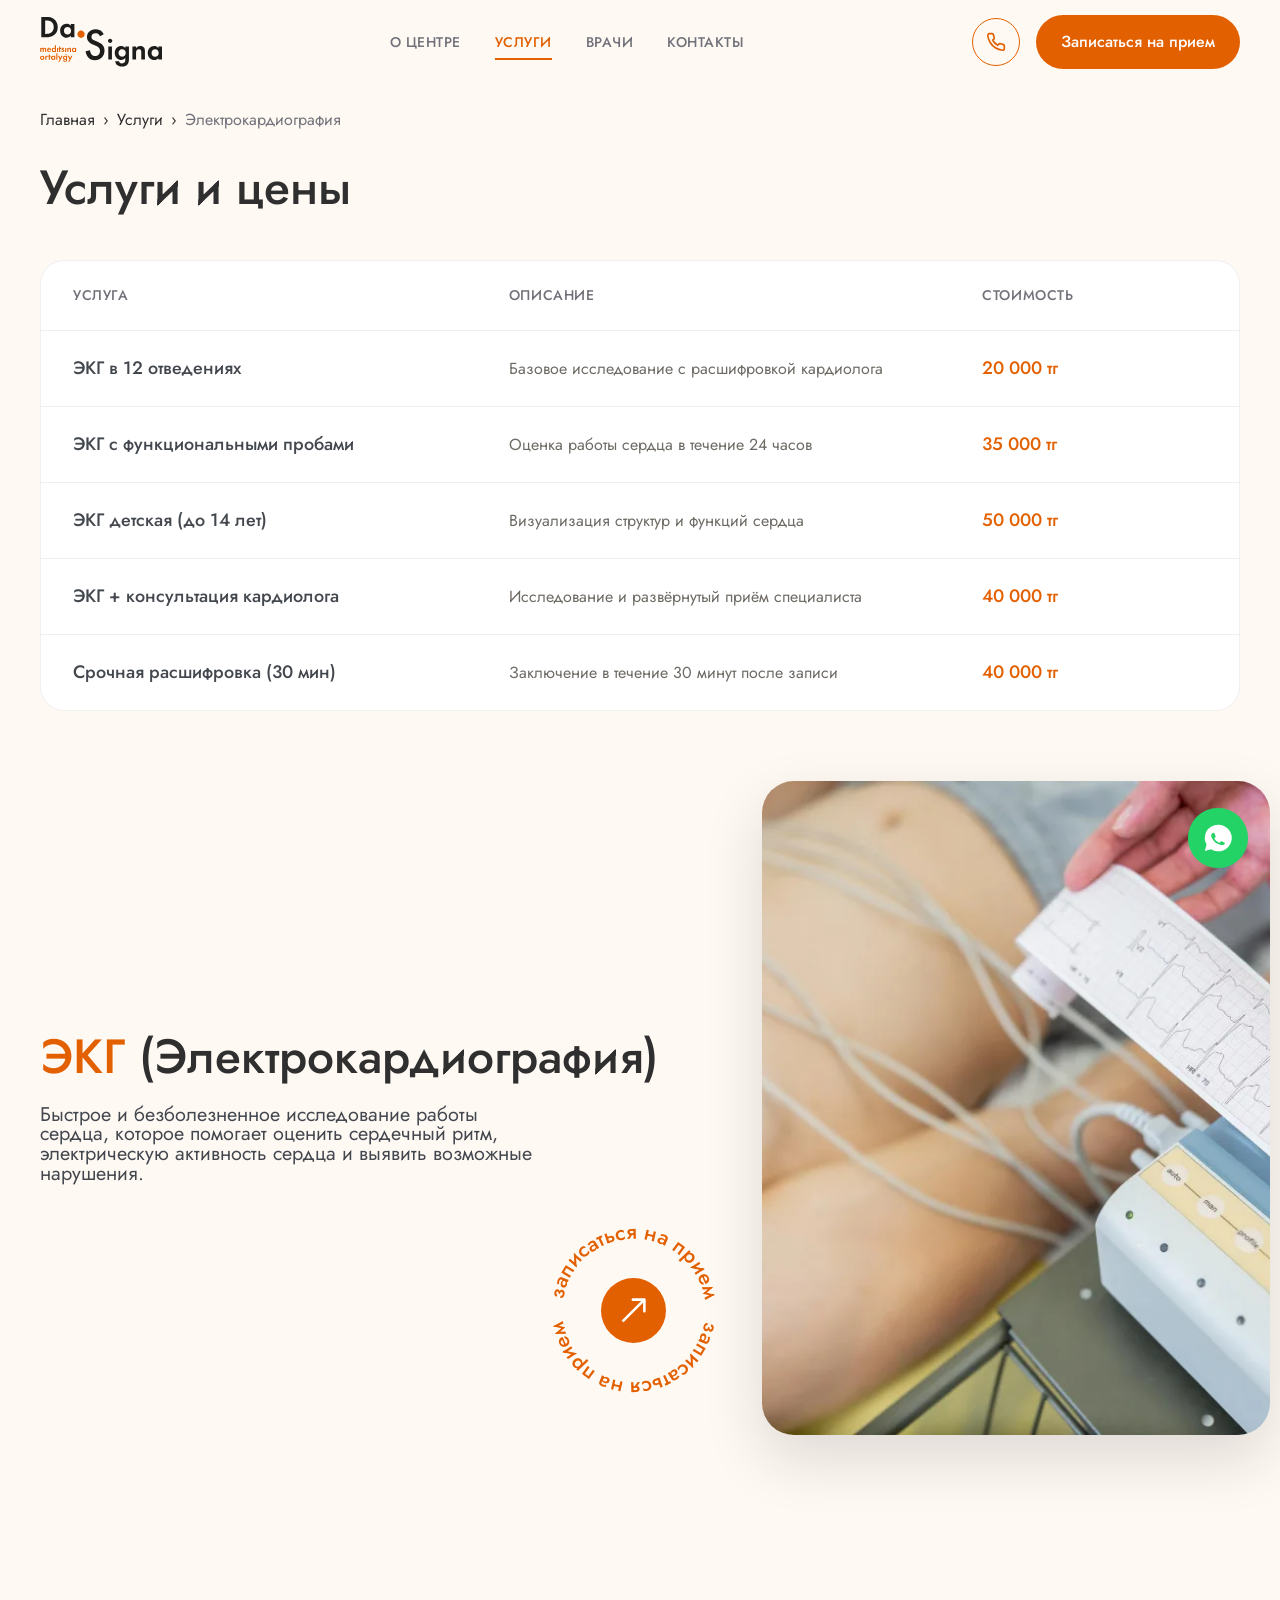
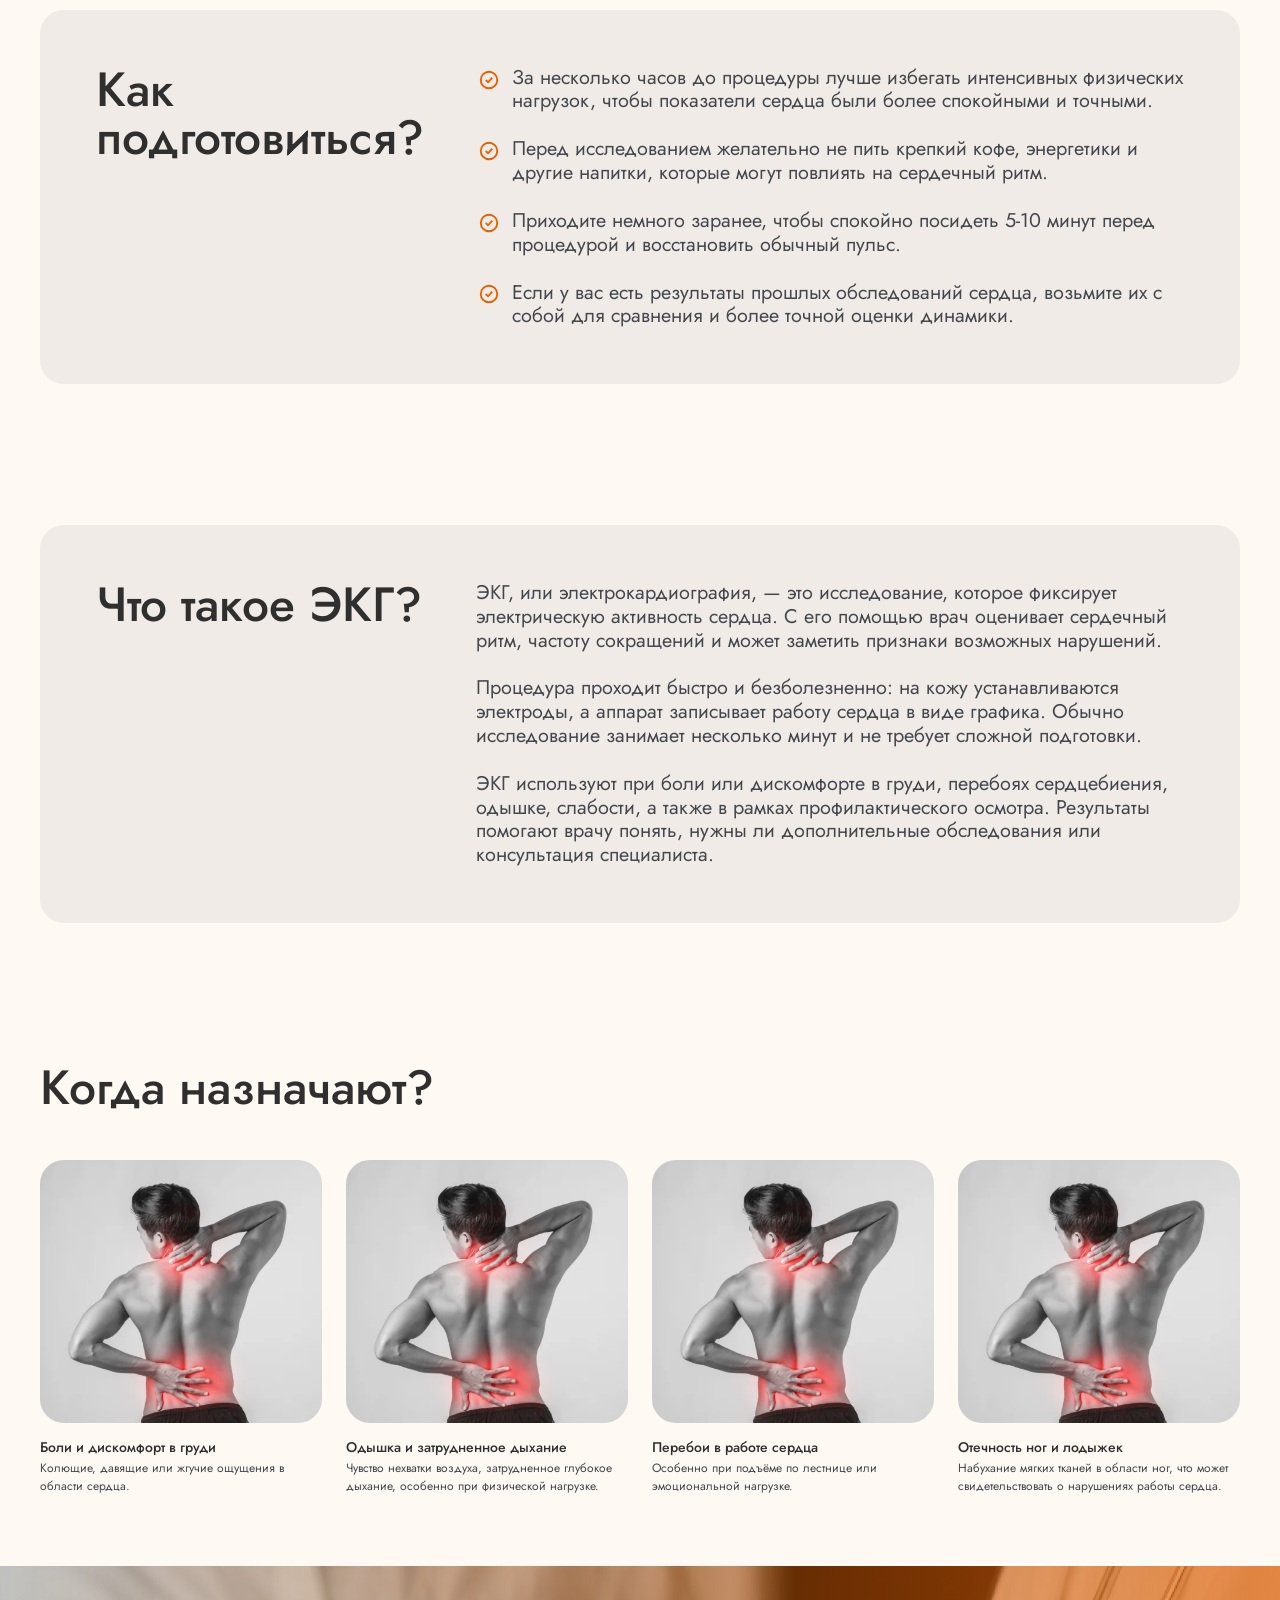
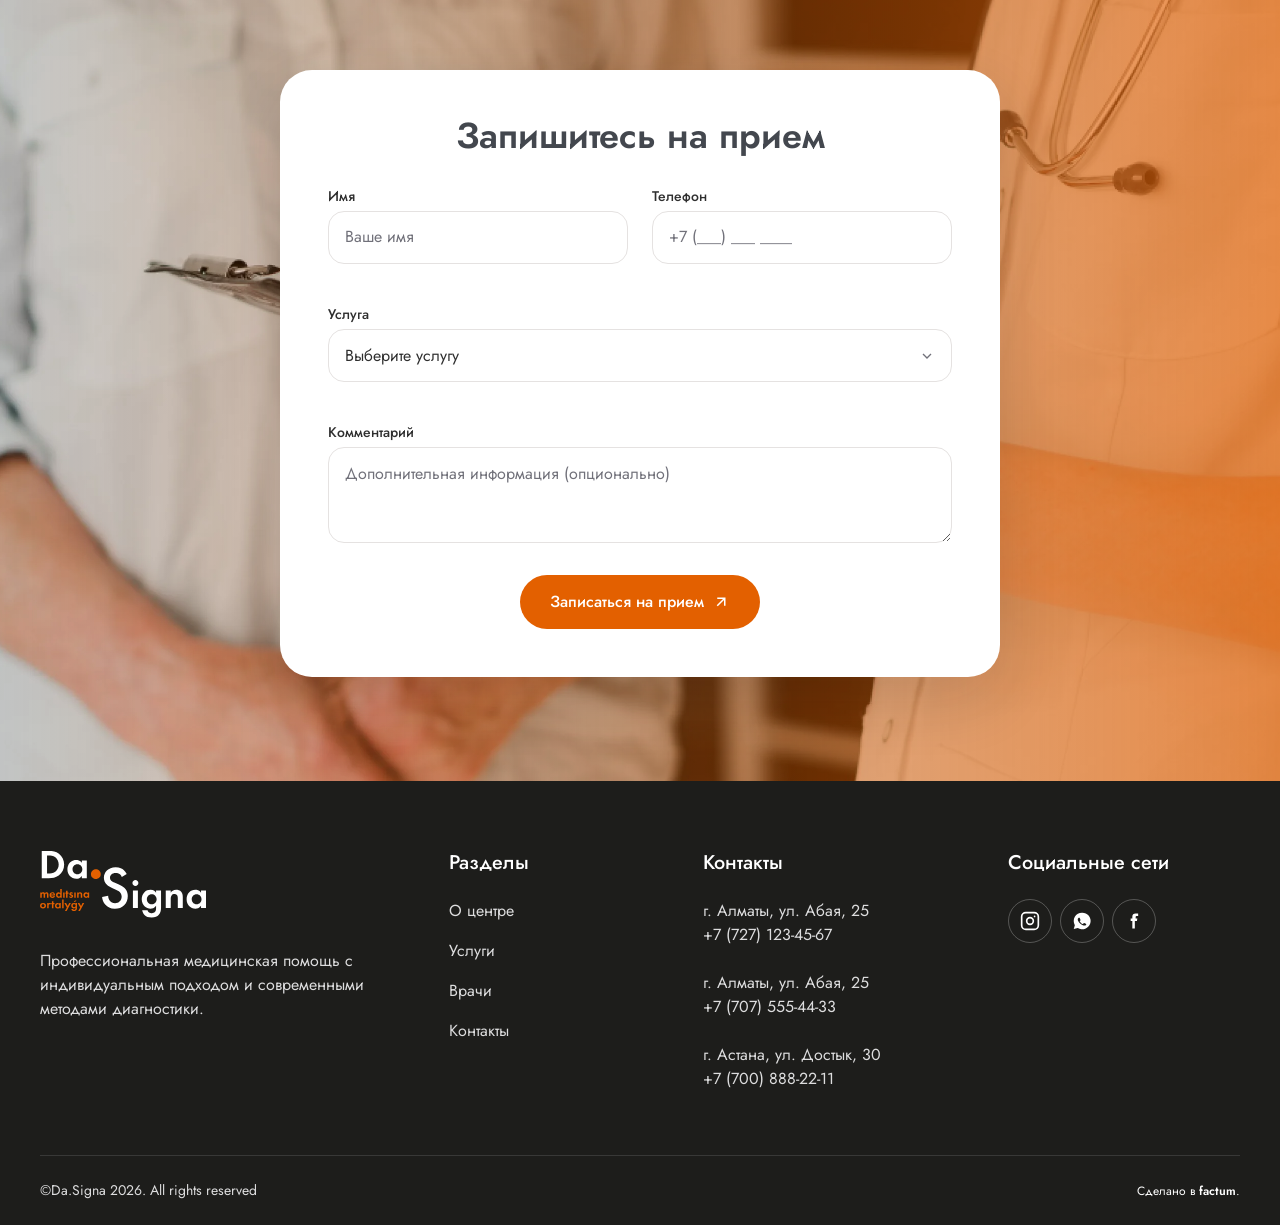
<file: service.html>
<!DOCTYPE html>
<html lang="ru">
  <head>
    <meta charset="UTF-8" />
    <meta name="viewport" content="width=device-width, initial-scale=1.0" />
    <title>ЭКГ (Электрокардиография) — Da.Signa | Услуги и цены</title>
    <meta name="description" content="ЭКГ в медицинском центре Da.Signa: услуги и цены, подготовка, показания. Быстрое и безболезненное исследование работы сердца с расшифровкой кардиолога." />
    <meta name="theme-color" content="#fff9f4" />
    <link rel="canonical" href="https://dasigna.kz/service" />

    <!-- Open Graph -->
    <meta property="og:type" content="website" />
    <meta property="og:url" content="https://dasigna.kz/service" />
    <meta property="og:title" content="ЭКГ (Электрокардиография) — Da.Signa" />
    <meta property="og:description" content="ЭКГ: услуги и цены, подготовка, показания. Быстрое и безболезненное исследование работы сердца с расшифровкой кардиолога." />
    <meta property="og:image" content="https://dasigna.kz/assets/images/hero.webp" />
    <meta property="og:locale" content="ru_RU" />

    <link rel="preconnect" href="https://fonts.googleapis.com" />
    <link rel="preconnect" href="https://fonts.gstatic.com" crossorigin />
    <link href="https://fonts.googleapis.com/css2?family=Jost:wght@400;500;600;700&display=swap" rel="stylesheet" />
    <link rel="stylesheet" href="assets/vendor/lenis.css?v=57" />
    <link rel="stylesheet" href="src/styles/main.css?v=57" />
  </head>
  <body>
    <!-- ========================= HEADER ========================= -->
    <header class="header" data-header>
      <div class="container header__inner">
        <a class="logo" href="index.html" aria-label="Da.Signa — на главную">
          <img class="logo__img" src="assets/logo/logo-dark.svg" width="129" height="52" alt="Da.Signa — медицинский центр" />
        </a>
        <nav class="nav" data-nav id="primary-nav" aria-label="Основная навигация">
          <div class="nav__top">
            <a class="logo" href="index.html" aria-label="Da.Signa — на главную">
              <img class="logo__img" src="assets/logo/logo-dark.svg" width="129" height="52" alt="Da.Signa — медицинский центр" />
            </a>
            <button class="nav__close" data-menu-close type="button" aria-label="Закрыть меню">
              <svg width="32" height="32" viewBox="0 0 32 32" fill="none" aria-hidden="true"><path d="M24 8 8 24M8 8l16 16" stroke="currentColor" stroke-width="2" stroke-linecap="round" stroke-linejoin="round"/></svg>
            </button>
          </div>

          <ul class="nav__links">
            <li><a class="nav__link" href="about.html">О центре</a></li>
            <li><a class="nav__link nav__link--active" href="services.html">Услуги</a></li>
            <li><a class="nav__link" href="doctors.html">Врачи</a></li>
            <li><a class="nav__link" href="contacts.html">Контакты</a></li>
          </ul>

          <a class="btn nav__cta" href="#appointment">
            Записаться на прием
            <svg class="btn__icon" width="18" height="18" viewBox="0 0 24 24" fill="none" stroke="currentColor" stroke-width="2" aria-hidden="true"><path d="M5 12h14M13 6l6 6-6 6"/></svg>
          </a>

          <div class="nav__connect">
            <span class="nav__connect-label">Связаться с нами</span>
            <a class="nav-contact" href="tel:+77755550101">
              <span class="nav-contact__icon"><svg width="20" height="20" viewBox="0 0 24 24" fill="none" stroke="currentColor" stroke-width="2" aria-hidden="true"><path d="M22 16.92v3a2 2 0 0 1-2.18 2 19.79 19.79 0 0 1-8.63-3.07 19.5 19.5 0 0 1-6-6 19.79 19.79 0 0 1-3.07-8.67A2 2 0 0 1 4.11 2h3a2 2 0 0 1 2 1.72c.13.96.36 1.9.7 2.81a2 2 0 0 1-.45 2.11L8.09 9.91a16 16 0 0 0 6 6l1.27-1.27a2 2 0 0 1 2.11-.45c.9.34 1.85.57 2.81.7A2 2 0 0 1 22 16.92z"/></svg></span>
              <span class="nav-contact__text"><span class="nav-contact__label">Телефон</span><span class="nav-contact__value">+7 775 555 01 01</span></span>
            </a>
            <a class="nav-contact" href="mailto:hello@dasigna.com">
              <span class="nav-contact__icon"><svg width="20" height="20" viewBox="0 0 24 24" fill="none" stroke="currentColor" stroke-width="2" aria-hidden="true"><rect x="3" y="5" width="18" height="14" rx="2"/><path d="m3 7 9 6 9-6"/></svg></span>
              <span class="nav-contact__text"><span class="nav-contact__label">Почта</span><span class="nav-contact__value">hello@dasigna.com</span></span>
            </a>
          </div>

          <div class="nav__footer">
            <h3 class="nav__footer-title">Мы в социальных сетях</h3>
            <div class="nav__socials">
              <a href="#" aria-label="Instagram"><svg width="20" height="20" viewBox="0 0 24 24" fill="none" stroke="currentColor" stroke-width="2" aria-hidden="true"><rect x="2" y="2" width="20" height="20" rx="5"/><circle cx="12" cy="12" r="4"/><circle cx="17.5" cy="6.5" r="1" fill="currentColor" stroke="none"/></svg></a>
              <a href="#" aria-label="WhatsApp"><svg width="20" height="20" viewBox="0 0 24 24" fill="currentColor" aria-hidden="true"><path d="M12 2a10 10 0 0 0-8.6 15l-1.3 4.7 4.8-1.3A10 10 0 1 0 12 2zm5.3 14.1c-.2.6-1.3 1.2-1.8 1.2s-1.2.2-3.7-.9-3.9-3.6-4-3.8-.9-1.2-.9-2.3.6-1.6.8-1.8.4-.3.6-.3h.5c.2 0 .4 0 .6.5l.8 2c.1.2.1.4 0 .5l-.4.5-.3.3c-.1.1-.3.3-.1.6s.7 1.1 1.4 1.7c1 .9 1.7 1.1 2 1.2s.4.1.6-.1l.7-.8c.2-.2.4-.2.6-.1l1.9.9c.2.1.4.2.4.3.1.2.1.6 0 .9z"/></svg></a>
              <a href="#" aria-label="Facebook"><svg width="20" height="20" viewBox="0 0 24 24" fill="currentColor" aria-hidden="true"><path d="M14 9V7c0-.6.4-1 1-1h2V3h-3a4 4 0 0 0-4 4v2H8v3h2v9h3v-9h2.5l.5-3z"/></svg></a>
            </div>
            <div class="nav__copy">
              <span>©Da.Signa <span data-year>2026</span></span>
              <span class="nav__made">Сделано в <b>factum</b></span>
            </div>
          </div>
        </nav>
        <div class="header__actions">
          <a class="icon-btn" href="tel:+77271234567" aria-label="Позвонить нам">
            <svg width="20" height="20" viewBox="0 0 24 24" fill="none" stroke="currentColor" stroke-width="2" aria-hidden="true"><path d="M22 16.92v3a2 2 0 0 1-2.18 2 19.79 19.79 0 0 1-8.63-3.07 19.5 19.5 0 0 1-6-6 19.79 19.79 0 0 1-3.07-8.67A2 2 0 0 1 4.11 2h3a2 2 0 0 1 2 1.72c.13.96.36 1.9.7 2.81a2 2 0 0 1-.45 2.11L8.09 9.91a16 16 0 0 0 6 6l1.27-1.27a2 2 0 0 1 2.11-.45c.9.34 1.85.57 2.81.7A2 2 0 0 1 22 16.92z"/></svg>
          </a>
          <a class="btn header__cta" href="#appointment">Записаться на прием</a>
          <button class="menu-toggle" data-menu-toggle type="button" aria-label="Меню" aria-expanded="false" aria-controls="primary-nav"><svg class="menu-toggle__icon" width="32" height="32" viewBox="0 0 32 32" fill="none" aria-hidden="true"><path d="M18.6667 16H5.33333" stroke="currentColor" stroke-width="2" stroke-linecap="round" stroke-linejoin="round"/><path d="M26.6667 8H5.33334" stroke="currentColor" stroke-width="2" stroke-linecap="round" stroke-linejoin="round"/><path d="M26.6667 24H5.33334" stroke="currentColor" stroke-width="2" stroke-linecap="round" stroke-linejoin="round"/></svg></button>
        </div>
      </div>
    </header>

    <main id="top">
      <!-- ========================= BREADCRUMBS + ЦЕНЫ ========================= -->
      <section class="section section--tight pricing" aria-labelledby="pricing-heading">
        <div class="container">
          <nav class="breadcrumbs" aria-label="Хлебные крошки">
            <a href="index.html">Главная</a>
            <span aria-hidden="true">›</span>
            <a href="services.html">Услуги</a>
            <span aria-hidden="true">›</span>
            <span aria-current="page">Электрокардиография</span>
          </nav>
          <h1 class="pricing__title" id="pricing-heading">Услуги и цены</h1>
          <div class="price-table reveal">
            <div class="price-row price-row--head">
              <div class="price-row__name">Услуга</div>
              <div class="price-row__desc">Описание</div>
              <div class="price-row__cost">Стоимость</div>
            </div>
            <div class="price-row">
              <div class="price-row__name">ЭКГ в 12 отведениях</div>
              <div class="price-row__desc">Базовое исследование с расшифровкой кардиолога</div>
              <div class="price-row__cost">20 000 тг</div>
            </div>
            <div class="price-row">
              <div class="price-row__name">ЭКГ с функциональными пробами</div>
              <div class="price-row__desc">Оценка работы сердца в течение 24 часов</div>
              <div class="price-row__cost">35 000 тг</div>
            </div>
            <div class="price-row">
              <div class="price-row__name">ЭКГ детская (до 14 лет)</div>
              <div class="price-row__desc">Визуализация структур и функций сердца</div>
              <div class="price-row__cost">50 000 тг</div>
            </div>
            <div class="price-row">
              <div class="price-row__name">ЭКГ + консультация кардиолога</div>
              <div class="price-row__desc">Исследование и развёрнутый приём специалиста</div>
              <div class="price-row__cost">40 000 тг</div>
            </div>
            <div class="price-row">
              <div class="price-row__name">Срочная расшифровка (30 мин)</div>
              <div class="price-row__desc">Заключение в течение 30 минут после записи</div>
              <div class="price-row__cost">40 000 тг</div>
            </div>
          </div>
        </div>
      </section>

      <!-- ========================= ЭКГ ДЕТАЛЬ ========================= -->
      <section class="hero service-detail" aria-labelledby="ecg-heading">
        <div class="container hero__grid">
          <div class="hero__content reveal">
            <h2 class="hero__title" id="ecg-heading"><span class="text-accent">ЭКГ</span> (Электрокардиография)</h2>
            <p class="hero__lead">Быстрое и безболезненное исследование работы сердца, которое помогает оценить сердечный ритм, электрическую активность сердца и выявить возможные нарушения.</p>
          </div>
          <div class="hero__media reveal">
            <img class="hero__image" src="assets/images/ecg/ecg-hero.webp" width="583" height="750" loading="lazy" alt="Процедура ЭКГ в Da.Signa" />
            <div class="hero__badge">
              <a class="spin-badge" href="#appointment" aria-label="Записаться на прием">
                <svg class="spin-badge__ring" viewBox="0 0 200 200" aria-hidden="true">
                  <defs><path id="badge-arc-service" d="M100,100 m-80,0 a80,80 0 1,1 160,0 a80,80 0 1,1 -160,0" /></defs>
                  <text text-anchor="middle"><textPath href="#badge-arc-service" startOffset="25%">записаться на прием</textPath><textPath href="#badge-arc-service" startOffset="75%">записаться на прием</textPath></text>
                </svg>
                <span class="spin-badge__disc" aria-hidden="true">
                  <img src="assets/icons/badge-arrow.svg" width="72" height="72" alt="" />
                </span>
              </a>
            </div>
          </div>
        </div>
      </section>

      <!-- ========================= КАК ПОДГОТОВИТЬСЯ ========================= -->
      <section class="section section--tight" aria-labelledby="prep-heading">
        <div class="container">
          <div class="approach reveal">
            <h2 class="approach__title" id="prep-heading">Как подготовиться?</h2>
            <ul class="prep-list">
              <li><svg class="prep-list__ic" viewBox="0 0 24 24" fill="none" stroke="currentColor" stroke-width="2" aria-hidden="true"><circle cx="12" cy="12" r="9"/><path d="m8.5 12 2.5 2.5 4.5-5"/></svg><span>За несколько часов до процедуры лучше избегать интенсивных физических нагрузок, чтобы показатели сердца были более спокойными и точными.</span></li>
              <li><svg class="prep-list__ic" viewBox="0 0 24 24" fill="none" stroke="currentColor" stroke-width="2" aria-hidden="true"><circle cx="12" cy="12" r="9"/><path d="m8.5 12 2.5 2.5 4.5-5"/></svg><span>Перед исследованием желательно не пить крепкий кофе, энергетики и другие напитки, которые могут повлиять на сердечный ритм.</span></li>
              <li><svg class="prep-list__ic" viewBox="0 0 24 24" fill="none" stroke="currentColor" stroke-width="2" aria-hidden="true"><circle cx="12" cy="12" r="9"/><path d="m8.5 12 2.5 2.5 4.5-5"/></svg><span>Приходите немного заранее, чтобы спокойно посидеть 5-10 минут перед процедурой и восстановить обычный пульс.</span></li>
              <li><svg class="prep-list__ic" viewBox="0 0 24 24" fill="none" stroke="currentColor" stroke-width="2" aria-hidden="true"><circle cx="12" cy="12" r="9"/><path d="m8.5 12 2.5 2.5 4.5-5"/></svg><span>Если у вас есть результаты прошлых обследований сердца, возьмите их с собой для сравнения и более точной оценки динамики.</span></li>
            </ul>
          </div>
        </div>
      </section>

      <!-- ========================= ЧТО ТАКОЕ ЭКГ ========================= -->
      <section class="section section--tight" aria-labelledby="what-heading">
        <div class="container">
          <div class="approach reveal">
            <h2 class="approach__title" id="what-heading">Что такое ЭКГ?</h2>
            <div class="approach__body">
              <p>ЭКГ, или электрокардиография, — это исследование, которое фиксирует электрическую активность сердца. С его помощью врач оценивает сердечный ритм, частоту сокращений и может заметить признаки возможных нарушений.</p>
              <p>Процедура проходит быстро и безболезненно: на кожу устанавливаются электроды, а аппарат записывает работу сердца в виде графика. Обычно исследование занимает несколько минут и не требует сложной подготовки.</p>
              <p>ЭКГ используют при боли или дискомфорте в груди, перебоях сердцебиения, одышке, слабости, а также в рамках профилактического осмотра. Результаты помогают врачу понять, нужны ли дополнительные обследования или консультация специалиста.</p>
            </div>
          </div>
        </div>
      </section>

      <!-- ========================= КОГДА НАЗНАЧАЮТ ========================= -->
      <section class="section section--tight" aria-labelledby="when-heading">
        <div class="container">
          <h2 class="section-title section-title--mb" id="when-heading">Когда назначают?</h2>
          <ul class="symptoms-grid reveal">
            <li class="symptom-card">
              <img class="symptom-card__img" src="assets/images/ecg/symptom-1.webp" width="322" height="300" loading="lazy" alt="Боли и дискомфорт в груди" />
              <h3 class="symptom-card__title">Боли и дискомфорт в груди</h3>
              <p class="symptom-card__desc">Колющие, давящие или жгучие ощущения в области сердца.</p>
            </li>
            <li class="symptom-card">
              <img class="symptom-card__img" src="assets/images/ecg/symptom-2.webp" width="322" height="300" loading="lazy" alt="Одышка и затрудненное дыхание" />
              <h3 class="symptom-card__title">Одышка и затрудненное дыхание</h3>
              <p class="symptom-card__desc">Чувство нехватки воздуха, затрудненное глубокое дыхание, особенно при физической нагрузке.</p>
            </li>
            <li class="symptom-card">
              <img class="symptom-card__img" src="assets/images/ecg/symptom-3.webp" width="322" height="300" loading="lazy" alt="Перебои в работе сердца" />
              <h3 class="symptom-card__title">Перебои в работе сердца</h3>
              <p class="symptom-card__desc">Особенно при подъёме по лестнице или эмоциональной нагрузке.</p>
            </li>
            <li class="symptom-card">
              <img class="symptom-card__img" src="assets/images/ecg/symptom-4.webp" width="322" height="300" loading="lazy" alt="Отечность ног и лодыжек" />
              <h3 class="symptom-card__title">Отечность ног и лодыжек</h3>
              <p class="symptom-card__desc">Набухание мягких тканей в области ног, что может свидетельствовать о нарушениях работы сердца.</p>
            </li>
          </ul>
        </div>
      </section>

      <!-- ========================= APPOINTMENT ========================= -->
      <section class="appointment" id="appointment" aria-labelledby="appt-heading">
        <div class="container">
          <div class="appointment__card reveal">
            <h2 class="appointment__title" id="appt-heading">Запишитесь на прием</h2>
            <form class="form-grid" data-appointment-form>
              <div class="field" data-field="name">
                <label class="field__label" for="f-name">Имя</label>
                <input class="field__control" id="f-name" name="name" type="text" placeholder="Ваше имя" autocomplete="name" />
                <span class="field__error" aria-live="polite"></span>
              </div>
              <div class="field" data-field="phone">
                <label class="field__label" for="f-phone">Телефон</label>
                <input class="field__control" id="f-phone" name="phone" type="tel" inputmode="tel" placeholder="+7 (___) ___ ____" autocomplete="tel" data-phone />
                <span class="field__error" aria-live="polite"></span>
              </div>
              <div class="field field--full" data-field="service">
                <label class="field__label" for="f-service">Услуга</label>
                <select class="field__control" id="f-service" name="service">
                  <option value="">Выберите услугу</option>
                  <option>Консультация врача</option>
                  <option>СМАД</option>
                  <option>Холтер</option>
                  <option>ЭКГ</option>
                  <option>ЭХО-КГ</option>
                  <option>УЗИ всех органов и тканей</option>
                  <option>Процедурный кабинет</option>
                  <option>Анализы</option>
                </select>
                <span class="field__error" aria-live="polite"></span>
              </div>
              <div class="field field--full" data-field="comment">
                <label class="field__label" for="f-comment">Комментарий</label>
                <textarea class="field__control" id="f-comment" name="comment" placeholder="Дополнительная информация (опционально)"></textarea>
              </div>
              <button class="btn appointment__submit" type="submit">
                Записаться на прием
                <svg class="btn__icon" width="18" height="18" viewBox="0 0 24 24" fill="none" stroke="currentColor" stroke-width="2" aria-hidden="true"><path d="M7 17 17 7M7 7h10v10"/></svg>
              </button>
            </form>
          </div>
        </div>
      </section>
    </main>

    <!-- ========================= FOOTER ========================= -->
    <footer class="footer">
      <div class="container">
        <div class="footer__grid">
          <div class="footer__about">
            <span class="logo logo--light logo--stacked" aria-label="Da.Signa">
              <img class="logo__img" src="assets/logo/logo-light.svg" width="166" height="67" alt="Da.Signa — медицинский центр" />
            </span>
            <p class="footer__desc">Профессиональная медицинская помощь с индивидуальным подходом и современными методами диагностики.</p>
          </div>
          <nav class="footer__nav" aria-label="Разделы">
            <h3 class="footer__col-title">Разделы</h3>
            <div class="footer__links">
              <a href="about.html">О центре</a>
              <a href="services.html">Услуги</a>
              <a href="doctors.html">Врачи</a>
              <a href="contacts.html">Контакты</a>
            </div>
          </nav>
          <div class="footer__contacts-col">
            <h3 class="footer__col-title">Контакты</h3>
            <div class="footer__contacts">
              <div><p class="branch__addr">г. Алматы, ул. Абая, 25</p><a class="branch__phone" href="tel:+77271234567">+7 (727) 123-45-67</a></div>
              <div><p class="branch__addr">г. Алматы, ул. Абая, 25</p><a class="branch__phone" href="tel:+77075554433">+7 (707) 555-44-33</a></div>
              <div><p class="branch__addr">г. Астана, ул. Достык, 30</p><a class="branch__phone" href="tel:+77008882211">+7 (700) 888-22-11</a></div>
            </div>
          </div>
          <div class="footer__socials-col">
            <h3 class="footer__col-title">Социальные сети</h3>
            <div class="footer__socials">
              <a href="#" aria-label="Instagram"><svg width="20" height="20" viewBox="0 0 24 24" fill="none" stroke="currentColor" stroke-width="2" aria-hidden="true"><rect x="2" y="2" width="20" height="20" rx="5"/><circle cx="12" cy="12" r="4"/><circle cx="17.5" cy="6.5" r="1" fill="currentColor" stroke="none"/></svg></a>
              <a href="#" aria-label="WhatsApp"><svg width="20" height="20" viewBox="0 0 24 24" fill="currentColor" aria-hidden="true"><path d="M12 2a10 10 0 0 0-8.6 15l-1.3 4.7 4.8-1.3A10 10 0 1 0 12 2zm5.3 14.1c-.2.6-1.3 1.2-1.8 1.2s-1.2.2-3.7-.9-3.9-3.6-4-3.8-.9-1.2-.9-2.3.6-1.6.8-1.8.4-.3.6-.3h.5c.2 0 .4 0 .6.5l.8 2c.1.2.1.4 0 .5l-.4.5-.3.3c-.1.1-.3.3-.1.6s.7 1.1 1.4 1.7c1 .9 1.7 1.1 2 1.2s.4.1.6-.1l.7-.8c.2-.2.4-.2.6-.1l1.9.9c.2.1.4.2.4.3.1.2.1.6 0 .9z"/></svg></a>
              <a href="#" aria-label="Facebook"><svg width="20" height="20" viewBox="0 0 24 24" fill="currentColor" aria-hidden="true"><path d="M14 9V7c0-.6.4-1 1-1h2V3h-3a4 4 0 0 0-4 4v2H8v3h2v9h3v-9h2.5l.5-3z"/></svg></a>
            </div>
          </div>
        </div>
        <div class="footer__bar">
          <span>©Da.Signa <span data-year>2026</span>. All rights reserved</span>
          <span class="footer__made">Сделано в <b>factum</b>.</span>
        </div>
      </div>
    </footer>

    <a class="wa-widget" href="https://wa.me/77271234567" target="_blank" rel="noopener" aria-label="Написать в WhatsApp">
      <svg viewBox="0 0 24 24" fill="currentColor" aria-hidden="true"><path d="M12 2a10 10 0 0 0-8.6 15l-1.3 4.7 4.8-1.3A10 10 0 1 0 12 2zm5.3 14.1c-.2.6-1.3 1.2-1.8 1.2s-1.2.2-3.7-.9-3.9-3.6-4-3.8-.9-1.2-.9-2.3.6-1.6.8-1.8.4-.3.6-.3h.5c.2 0 .4 0 .6.5l.8 2c.1.2.1.4 0 .5l-.4.5-.3.3c-.1.1-.3.3-.1.6s.7 1.1 1.4 1.7c1 .9 1.7 1.1 2 1.2s.4.1.6-.1l.7-.8c.2-.2.4-.2.6-.1l1.9.9c.2.1.4.2.4.3.1.2.1.6 0 .9z"/></svg>
    </a>

    <div class="modal" data-modal role="dialog" aria-modal="true" aria-labelledby="modal-title">
      <div class="modal__dialog">
        <button class="modal__close" type="button" data-modal-close aria-label="Закрыть"><svg width="18" height="18" viewBox="0 0 24 24" fill="none" stroke="currentColor" stroke-width="2" aria-hidden="true"><path d="M18 6 6 18M6 6l12 12"/></svg></button>
        <div class="modal__icon" aria-hidden="true"><svg width="34" height="34" viewBox="0 0 24 24" fill="none" stroke="currentColor" stroke-width="2"><path d="M20 6 9 17l-5-5"/></svg></div>
        <h2 class="modal__title" id="modal-title">Заявка отправлена!</h2>
        <p class="modal__text">Спасибо за обращение. Наш администратор свяжется с вами в ближайшее время для подтверждения записи.</p>
        <button class="btn modal__action" type="button" data-modal-close>Отлично</button>
      </div>
    </div>

    <script src="assets/vendor/lenis.min.js?v=57" defer></script>
    <script src="src/lib/main.js?v=57" defer></script>
  </body>
</html>
</file>
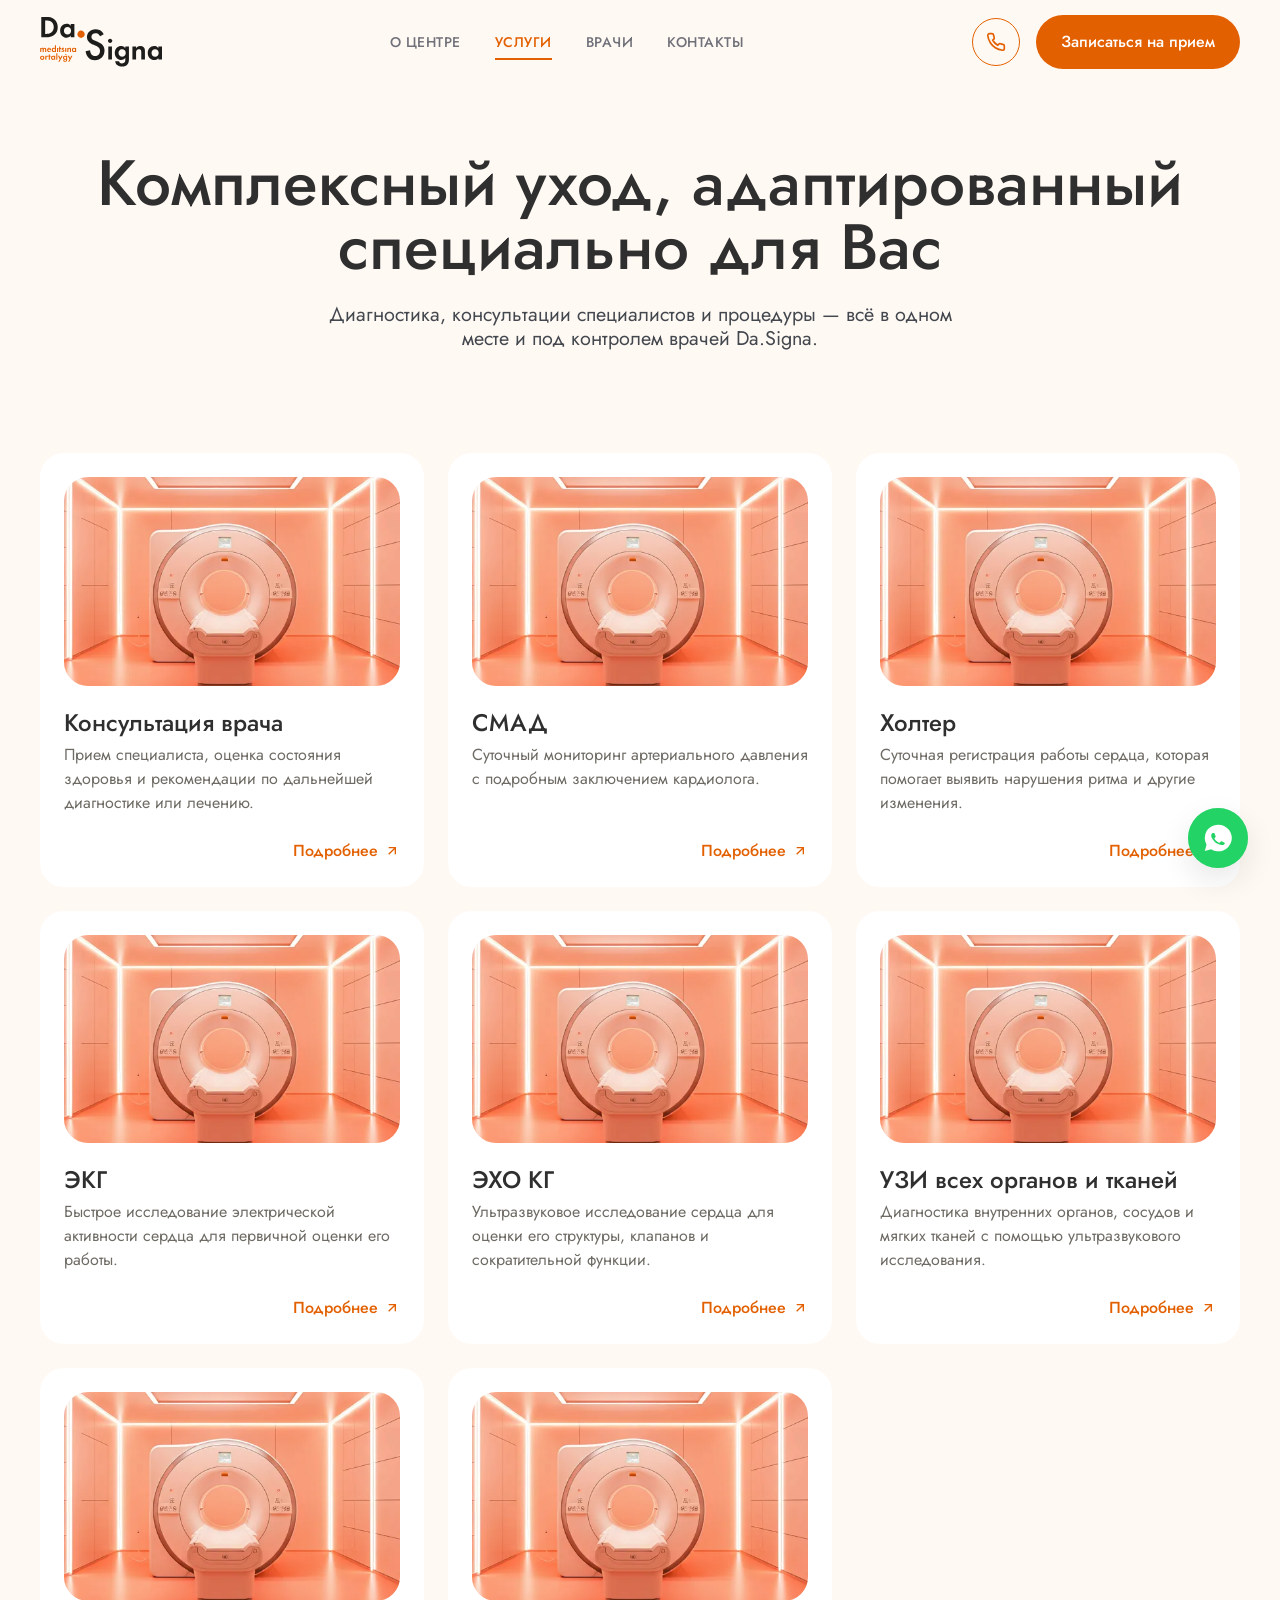
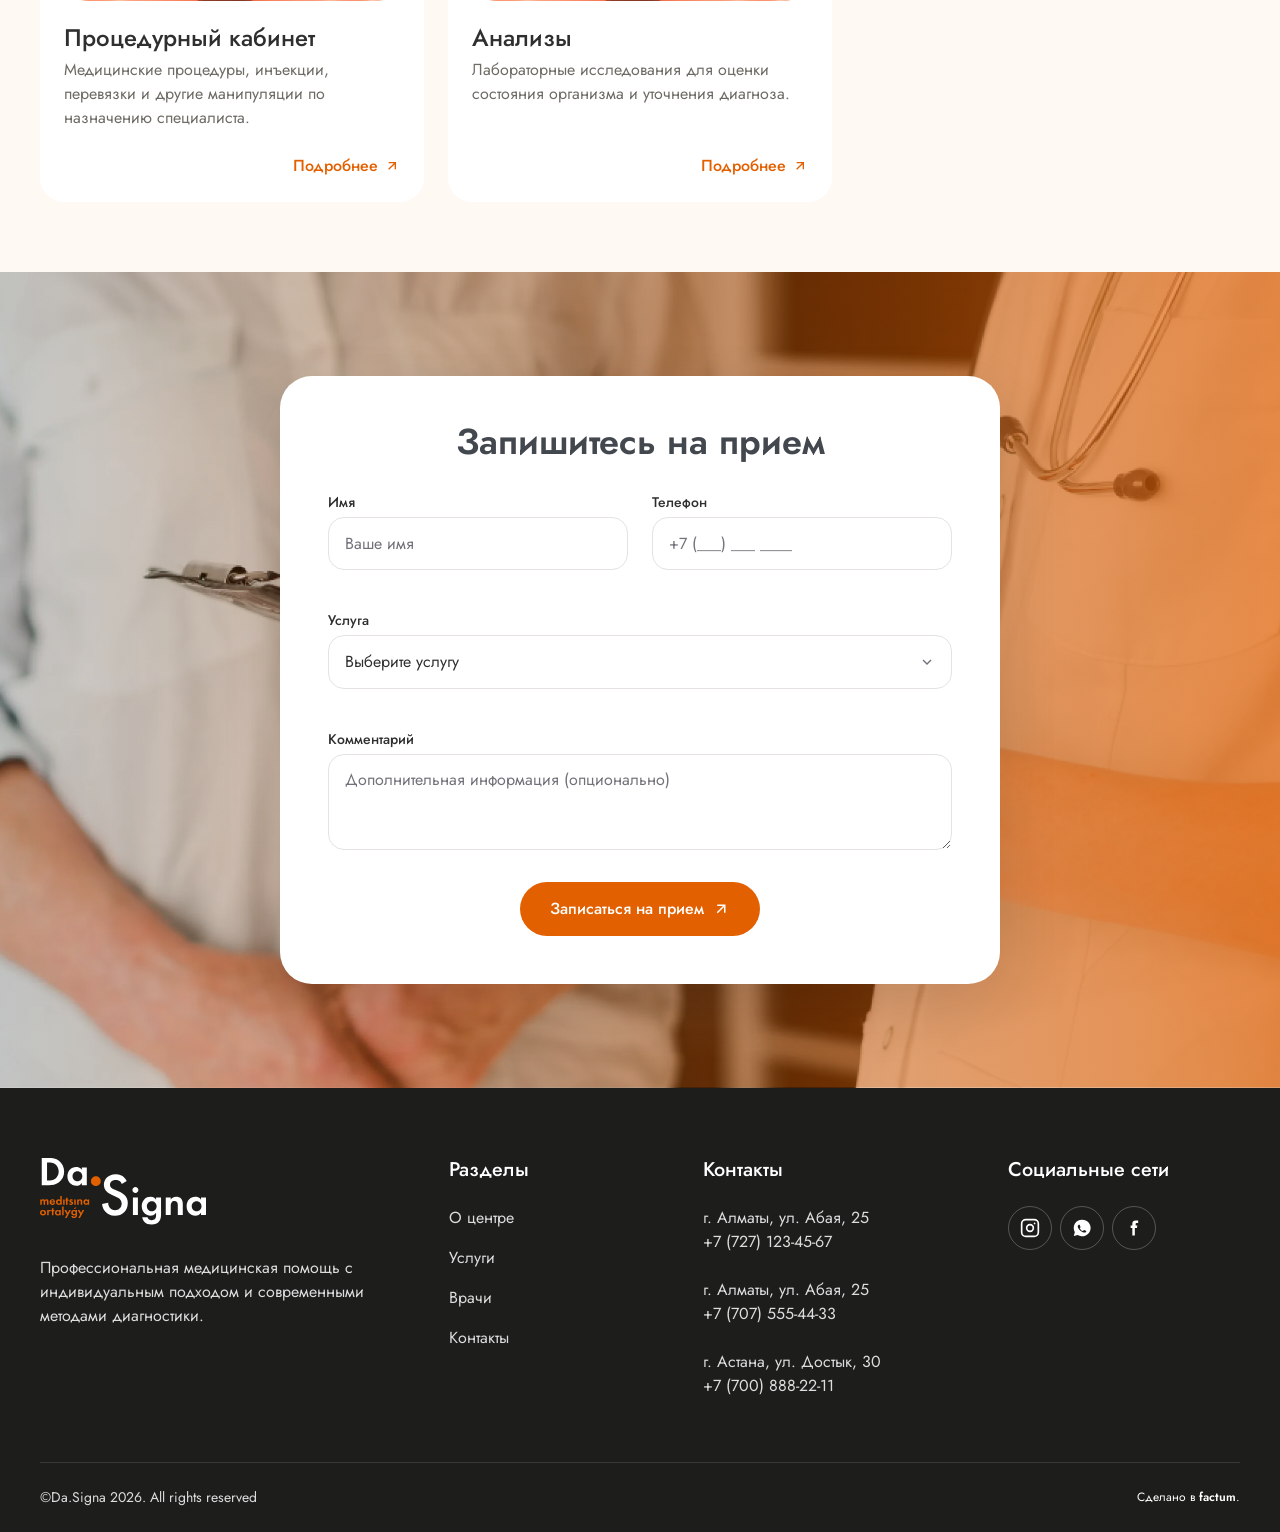
<file: services.html>
<!DOCTYPE html>
<html lang="ru">
  <head>
    <meta charset="UTF-8" />
    <meta name="viewport" content="width=device-width, initial-scale=1.0" />
    <title>Услуги — Da.Signa | Диагностика, консультации и процедуры</title>
    <meta name="description" content="Услуги медицинского центра Da.Signa: консультации, СМАД, Холтер, ЭКГ, ЭХО-КГ, УЗИ, процедурный кабинет и анализы. Комплексный уход, адаптированный для вас." />
    <meta name="theme-color" content="#fff9f4" />
    <link rel="canonical" href="https://dasigna.kz/services" />

    <!-- Open Graph -->
    <meta property="og:type" content="website" />
    <meta property="og:url" content="https://dasigna.kz/services" />
    <meta property="og:title" content="Услуги — Da.Signa" />
    <meta property="og:description" content="Консультации, СМАД, Холтер, ЭКГ, ЭХО-КГ, УЗИ, процедурный кабинет и анализы. Комплексный уход, адаптированный для вас." />
    <meta property="og:image" content="https://dasigna.kz/assets/images/hero.webp" />
    <meta property="og:locale" content="ru_RU" />

    <link rel="preconnect" href="https://fonts.googleapis.com" />
    <link rel="preconnect" href="https://fonts.gstatic.com" crossorigin />
    <link href="https://fonts.googleapis.com/css2?family=Jost:wght@400;500;600;700&display=swap" rel="stylesheet" />
    <link rel="stylesheet" href="assets/vendor/lenis.css?v=57" />
    <link rel="stylesheet" href="src/styles/main.css?v=57" />
  </head>
  <body>
    <!-- ========================= HEADER ========================= -->
    <header class="header" data-header>
      <div class="container header__inner">
        <a class="logo" href="index.html" aria-label="Da.Signa — на главную">
          <img class="logo__img" src="assets/logo/logo-dark.svg" width="129" height="52" alt="Da.Signa — медицинский центр" />
        </a>
        <nav class="nav" data-nav id="primary-nav" aria-label="Основная навигация">
          <div class="nav__top">
            <a class="logo" href="index.html" aria-label="Da.Signa — на главную">
              <img class="logo__img" src="assets/logo/logo-dark.svg" width="129" height="52" alt="Da.Signa — медицинский центр" />
            </a>
            <button class="nav__close" data-menu-close type="button" aria-label="Закрыть меню">
              <svg width="32" height="32" viewBox="0 0 32 32" fill="none" aria-hidden="true"><path d="M24 8 8 24M8 8l16 16" stroke="currentColor" stroke-width="2" stroke-linecap="round" stroke-linejoin="round"/></svg>
            </button>
          </div>

          <ul class="nav__links">
            <li><a class="nav__link" href="about.html">О центре</a></li>
            <li><a class="nav__link nav__link--active" href="services.html" aria-current="page">Услуги</a></li>
            <li><a class="nav__link" href="doctors.html">Врачи</a></li>
            <li><a class="nav__link" href="contacts.html">Контакты</a></li>
          </ul>

          <a class="btn nav__cta" href="#appointment">
            Записаться на прием
            <svg class="btn__icon" width="18" height="18" viewBox="0 0 24 24" fill="none" stroke="currentColor" stroke-width="2" aria-hidden="true"><path d="M5 12h14M13 6l6 6-6 6"/></svg>
          </a>

          <div class="nav__connect">
            <span class="nav__connect-label">Связаться с нами</span>
            <a class="nav-contact" href="tel:+77755550101">
              <span class="nav-contact__icon"><svg width="20" height="20" viewBox="0 0 24 24" fill="none" stroke="currentColor" stroke-width="2" aria-hidden="true"><path d="M22 16.92v3a2 2 0 0 1-2.18 2 19.79 19.79 0 0 1-8.63-3.07 19.5 19.5 0 0 1-6-6 19.79 19.79 0 0 1-3.07-8.67A2 2 0 0 1 4.11 2h3a2 2 0 0 1 2 1.72c.13.96.36 1.9.7 2.81a2 2 0 0 1-.45 2.11L8.09 9.91a16 16 0 0 0 6 6l1.27-1.27a2 2 0 0 1 2.11-.45c.9.34 1.85.57 2.81.7A2 2 0 0 1 22 16.92z"/></svg></span>
              <span class="nav-contact__text"><span class="nav-contact__label">Телефон</span><span class="nav-contact__value">+7 775 555 01 01</span></span>
            </a>
            <a class="nav-contact" href="mailto:hello@dasigna.com">
              <span class="nav-contact__icon"><svg width="20" height="20" viewBox="0 0 24 24" fill="none" stroke="currentColor" stroke-width="2" aria-hidden="true"><rect x="3" y="5" width="18" height="14" rx="2"/><path d="m3 7 9 6 9-6"/></svg></span>
              <span class="nav-contact__text"><span class="nav-contact__label">Почта</span><span class="nav-contact__value">hello@dasigna.com</span></span>
            </a>
          </div>

          <div class="nav__footer">
            <h3 class="nav__footer-title">Мы в социальных сетях</h3>
            <div class="nav__socials">
              <a href="#" aria-label="Instagram"><svg width="20" height="20" viewBox="0 0 24 24" fill="none" stroke="currentColor" stroke-width="2" aria-hidden="true"><rect x="2" y="2" width="20" height="20" rx="5"/><circle cx="12" cy="12" r="4"/><circle cx="17.5" cy="6.5" r="1" fill="currentColor" stroke="none"/></svg></a>
              <a href="#" aria-label="WhatsApp"><svg width="20" height="20" viewBox="0 0 24 24" fill="currentColor" aria-hidden="true"><path d="M12 2a10 10 0 0 0-8.6 15l-1.3 4.7 4.8-1.3A10 10 0 1 0 12 2zm5.3 14.1c-.2.6-1.3 1.2-1.8 1.2s-1.2.2-3.7-.9-3.9-3.6-4-3.8-.9-1.2-.9-2.3.6-1.6.8-1.8.4-.3.6-.3h.5c.2 0 .4 0 .6.5l.8 2c.1.2.1.4 0 .5l-.4.5-.3.3c-.1.1-.3.3-.1.6s.7 1.1 1.4 1.7c1 .9 1.7 1.1 2 1.2s.4.1.6-.1l.7-.8c.2-.2.4-.2.6-.1l1.9.9c.2.1.4.2.4.3.1.2.1.6 0 .9z"/></svg></a>
              <a href="#" aria-label="Facebook"><svg width="20" height="20" viewBox="0 0 24 24" fill="currentColor" aria-hidden="true"><path d="M14 9V7c0-.6.4-1 1-1h2V3h-3a4 4 0 0 0-4 4v2H8v3h2v9h3v-9h2.5l.5-3z"/></svg></a>
            </div>
            <div class="nav__copy">
              <span>©Da.Signa <span data-year>2026</span></span>
              <span class="nav__made">Сделано в <b>factum</b></span>
            </div>
          </div>
        </nav>
        <div class="header__actions">
          <a class="icon-btn" href="tel:+77271234567" aria-label="Позвонить нам">
            <svg width="20" height="20" viewBox="0 0 24 24" fill="none" stroke="currentColor" stroke-width="2" aria-hidden="true"><path d="M22 16.92v3a2 2 0 0 1-2.18 2 19.79 19.79 0 0 1-8.63-3.07 19.5 19.5 0 0 1-6-6 19.79 19.79 0 0 1-3.07-8.67A2 2 0 0 1 4.11 2h3a2 2 0 0 1 2 1.72c.13.96.36 1.9.7 2.81a2 2 0 0 1-.45 2.11L8.09 9.91a16 16 0 0 0 6 6l1.27-1.27a2 2 0 0 1 2.11-.45c.9.34 1.85.57 2.81.7A2 2 0 0 1 22 16.92z"/></svg>
          </a>
          <a class="btn header__cta" href="#appointment">Записаться на прием</a>
          <button class="menu-toggle" data-menu-toggle type="button" aria-label="Меню" aria-expanded="false" aria-controls="primary-nav"><svg class="menu-toggle__icon" width="32" height="32" viewBox="0 0 32 32" fill="none" aria-hidden="true"><path d="M18.6667 16H5.33333" stroke="currentColor" stroke-width="2" stroke-linecap="round" stroke-linejoin="round"/><path d="M26.6667 8H5.33334" stroke="currentColor" stroke-width="2" stroke-linecap="round" stroke-linejoin="round"/><path d="M26.6667 24H5.33334" stroke="currentColor" stroke-width="2" stroke-linecap="round" stroke-linejoin="round"/></svg></button>
        </div>
      </div>
    </header>

    <main id="top">
      <!-- ========================= HERO ========================= -->
      <section class="contacts-hero" aria-labelledby="services-heading">
        <div class="container">
          <h1 class="contacts-hero__title" id="services-heading">Комплексный уход, адаптированный специально для&nbsp;Вас</h1>
          <p class="contacts-hero__lead">Диагностика, консультации специалистов и процедуры — всё в одном месте и под контролем врачей Da.Signa.</p>
        </div>
      </section>

      <!-- ========================= УСЛУГИ ========================= -->
      <section class="section section--tight" aria-label="Список услуг">
        <div class="container">
          <ul class="services-grid reveal">
            <li><a class="service-card" href="service.html">
              <span class="service-card__media"><img src="assets/images/service-card.webp" width="387" height="240" loading="lazy" alt="Консультация врача" /></span>
              <h2 class="service-card__title">Консультация врача</h2>
              <p class="service-card__desc">Прием специалиста, оценка состояния здоровья и рекомендации по дальнейшей диагностике или лечению.</p>
              <span class="service-card__more">Подробнее <svg width="16" height="16" viewBox="0 0 24 24" fill="none" stroke="currentColor" stroke-width="2" aria-hidden="true"><path d="M7 17 17 7M7 7h10v10"/></svg></span>
            </a></li>
            <li><a class="service-card" href="service.html">
              <span class="service-card__media"><img src="assets/images/service-card.webp" width="387" height="240" loading="lazy" alt="СМАД" /></span>
              <h2 class="service-card__title">СМАД</h2>
              <p class="service-card__desc">Суточный мониторинг артериального давления с подробным заключением кардиолога.</p>
              <span class="service-card__more">Подробнее <svg width="16" height="16" viewBox="0 0 24 24" fill="none" stroke="currentColor" stroke-width="2" aria-hidden="true"><path d="M7 17 17 7M7 7h10v10"/></svg></span>
            </a></li>
            <li><a class="service-card" href="service.html">
              <span class="service-card__media"><img src="assets/images/service-card.webp" width="387" height="240" loading="lazy" alt="Холтер" /></span>
              <h2 class="service-card__title">Холтер</h2>
              <p class="service-card__desc">Суточная регистрация работы сердца, которая помогает выявить нарушения ритма и другие изменения.</p>
              <span class="service-card__more">Подробнее <svg width="16" height="16" viewBox="0 0 24 24" fill="none" stroke="currentColor" stroke-width="2" aria-hidden="true"><path d="M7 17 17 7M7 7h10v10"/></svg></span>
            </a></li>
            <li><a class="service-card" href="service.html">
              <span class="service-card__media"><img src="assets/images/service-card.webp" width="387" height="240" loading="lazy" alt="ЭКГ" /></span>
              <h2 class="service-card__title">ЭКГ</h2>
              <p class="service-card__desc">Быстрое исследование электрической активности сердца для первичной оценки его работы.</p>
              <span class="service-card__more">Подробнее <svg width="16" height="16" viewBox="0 0 24 24" fill="none" stroke="currentColor" stroke-width="2" aria-hidden="true"><path d="M7 17 17 7M7 7h10v10"/></svg></span>
            </a></li>
            <li><a class="service-card" href="service.html">
              <span class="service-card__media"><img src="assets/images/service-card.webp" width="387" height="240" loading="lazy" alt="ЭХО КГ" /></span>
              <h2 class="service-card__title">ЭХО КГ</h2>
              <p class="service-card__desc">Ультразвуковое исследование сердца для оценки его структуры, клапанов и сократительной функции.</p>
              <span class="service-card__more">Подробнее <svg width="16" height="16" viewBox="0 0 24 24" fill="none" stroke="currentColor" stroke-width="2" aria-hidden="true"><path d="M7 17 17 7M7 7h10v10"/></svg></span>
            </a></li>
            <li><a class="service-card" href="service.html">
              <span class="service-card__media"><img src="assets/images/service-card.webp" width="387" height="240" loading="lazy" alt="УЗИ всех органов и тканей" /></span>
              <h2 class="service-card__title">УЗИ всех органов и тканей</h2>
              <p class="service-card__desc">Диагностика внутренних органов, сосудов и мягких тканей с помощью ультразвукового исследования.</p>
              <span class="service-card__more">Подробнее <svg width="16" height="16" viewBox="0 0 24 24" fill="none" stroke="currentColor" stroke-width="2" aria-hidden="true"><path d="M7 17 17 7M7 7h10v10"/></svg></span>
            </a></li>
            <li><a class="service-card" href="service.html">
              <span class="service-card__media"><img src="assets/images/service-card.webp" width="387" height="240" loading="lazy" alt="Процедурный кабинет" /></span>
              <h2 class="service-card__title">Процедурный кабинет</h2>
              <p class="service-card__desc">Медицинские процедуры, инъекции, перевязки и другие манипуляции по назначению специалиста.</p>
              <span class="service-card__more">Подробнее <svg width="16" height="16" viewBox="0 0 24 24" fill="none" stroke="currentColor" stroke-width="2" aria-hidden="true"><path d="M7 17 17 7M7 7h10v10"/></svg></span>
            </a></li>
            <li><a class="service-card" href="service.html">
              <span class="service-card__media"><img src="assets/images/service-card.webp" width="387" height="240" loading="lazy" alt="Анализы" /></span>
              <h2 class="service-card__title">Анализы</h2>
              <p class="service-card__desc">Лабораторные исследования для оценки состояния организма и уточнения диагноза.</p>
              <span class="service-card__more">Подробнее <svg width="16" height="16" viewBox="0 0 24 24" fill="none" stroke="currentColor" stroke-width="2" aria-hidden="true"><path d="M7 17 17 7M7 7h10v10"/></svg></span>
            </a></li>
          </ul>
        </div>
      </section>

      <!-- ========================= APPOINTMENT ========================= -->
      <section class="appointment" id="appointment" aria-labelledby="appt-heading">
        <div class="container">
          <div class="appointment__card reveal">
            <h2 class="appointment__title" id="appt-heading">Запишитесь на прием</h2>
            <form class="form-grid" data-appointment-form>
              <div class="field" data-field="name">
                <label class="field__label" for="f-name">Имя</label>
                <input class="field__control" id="f-name" name="name" type="text" placeholder="Ваше имя" autocomplete="name" />
                <span class="field__error" aria-live="polite"></span>
              </div>
              <div class="field" data-field="phone">
                <label class="field__label" for="f-phone">Телефон</label>
                <input class="field__control" id="f-phone" name="phone" type="tel" inputmode="tel" placeholder="+7 (___) ___ ____" autocomplete="tel" data-phone />
                <span class="field__error" aria-live="polite"></span>
              </div>
              <div class="field field--full" data-field="service">
                <label class="field__label" for="f-service">Услуга</label>
                <select class="field__control" id="f-service" name="service">
                  <option value="">Выберите услугу</option>
                  <option>Консультация врача</option>
                  <option>СМАД</option>
                  <option>Холтер</option>
                  <option>ЭКГ</option>
                  <option>ЭХО-КГ</option>
                  <option>УЗИ всех органов и тканей</option>
                  <option>Процедурный кабинет</option>
                  <option>Анализы</option>
                </select>
                <span class="field__error" aria-live="polite"></span>
              </div>
              <div class="field field--full" data-field="comment">
                <label class="field__label" for="f-comment">Комментарий</label>
                <textarea class="field__control" id="f-comment" name="comment" placeholder="Дополнительная информация (опционально)"></textarea>
              </div>
              <button class="btn appointment__submit" type="submit">
                Записаться на прием
                <svg class="btn__icon" width="18" height="18" viewBox="0 0 24 24" fill="none" stroke="currentColor" stroke-width="2" aria-hidden="true"><path d="M7 17 17 7M7 7h10v10"/></svg>
              </button>
            </form>
          </div>
        </div>
      </section>
    </main>

    <!-- ========================= FOOTER ========================= -->
    <footer class="footer">
      <div class="container">
        <div class="footer__grid">
          <div class="footer__about">
            <span class="logo logo--light logo--stacked" aria-label="Da.Signa">
              <img class="logo__img" src="assets/logo/logo-light.svg" width="166" height="67" alt="Da.Signa — медицинский центр" />
            </span>
            <p class="footer__desc">Профессиональная медицинская помощь с индивидуальным подходом и современными методами диагностики.</p>
          </div>
          <nav class="footer__nav" aria-label="Разделы">
            <h3 class="footer__col-title">Разделы</h3>
            <div class="footer__links">
              <a href="about.html">О центре</a>
              <a href="services.html">Услуги</a>
              <a href="doctors.html">Врачи</a>
              <a href="contacts.html">Контакты</a>
            </div>
          </nav>
          <div class="footer__contacts-col">
            <h3 class="footer__col-title">Контакты</h3>
            <div class="footer__contacts">
              <div><p class="branch__addr">г. Алматы, ул. Абая, 25</p><a class="branch__phone" href="tel:+77271234567">+7 (727) 123-45-67</a></div>
              <div><p class="branch__addr">г. Алматы, ул. Абая, 25</p><a class="branch__phone" href="tel:+77075554433">+7 (707) 555-44-33</a></div>
              <div><p class="branch__addr">г. Астана, ул. Достык, 30</p><a class="branch__phone" href="tel:+77008882211">+7 (700) 888-22-11</a></div>
            </div>
          </div>
          <div class="footer__socials-col">
            <h3 class="footer__col-title">Социальные сети</h3>
            <div class="footer__socials">
              <a href="#" aria-label="Instagram"><svg width="20" height="20" viewBox="0 0 24 24" fill="none" stroke="currentColor" stroke-width="2" aria-hidden="true"><rect x="2" y="2" width="20" height="20" rx="5"/><circle cx="12" cy="12" r="4"/><circle cx="17.5" cy="6.5" r="1" fill="currentColor" stroke="none"/></svg></a>
              <a href="#" aria-label="WhatsApp"><svg width="20" height="20" viewBox="0 0 24 24" fill="currentColor" aria-hidden="true"><path d="M12 2a10 10 0 0 0-8.6 15l-1.3 4.7 4.8-1.3A10 10 0 1 0 12 2zm5.3 14.1c-.2.6-1.3 1.2-1.8 1.2s-1.2.2-3.7-.9-3.9-3.6-4-3.8-.9-1.2-.9-2.3.6-1.6.8-1.8.4-.3.6-.3h.5c.2 0 .4 0 .6.5l.8 2c.1.2.1.4 0 .5l-.4.5-.3.3c-.1.1-.3.3-.1.6s.7 1.1 1.4 1.7c1 .9 1.7 1.1 2 1.2s.4.1.6-.1l.7-.8c.2-.2.4-.2.6-.1l1.9.9c.2.1.4.2.4.3.1.2.1.6 0 .9z"/></svg></a>
              <a href="#" aria-label="Facebook"><svg width="20" height="20" viewBox="0 0 24 24" fill="currentColor" aria-hidden="true"><path d="M14 9V7c0-.6.4-1 1-1h2V3h-3a4 4 0 0 0-4 4v2H8v3h2v9h3v-9h2.5l.5-3z"/></svg></a>
            </div>
          </div>
        </div>
        <div class="footer__bar">
          <span>©Da.Signa <span data-year>2026</span>. All rights reserved</span>
          <span class="footer__made">Сделано в <b>factum</b>.</span>
        </div>
      </div>
    </footer>

    <a class="wa-widget" href="https://wa.me/77271234567" target="_blank" rel="noopener" aria-label="Написать в WhatsApp">
      <svg viewBox="0 0 24 24" fill="currentColor" aria-hidden="true"><path d="M12 2a10 10 0 0 0-8.6 15l-1.3 4.7 4.8-1.3A10 10 0 1 0 12 2zm5.3 14.1c-.2.6-1.3 1.2-1.8 1.2s-1.2.2-3.7-.9-3.9-3.6-4-3.8-.9-1.2-.9-2.3.6-1.6.8-1.8.4-.3.6-.3h.5c.2 0 .4 0 .6.5l.8 2c.1.2.1.4 0 .5l-.4.5-.3.3c-.1.1-.3.3-.1.6s.7 1.1 1.4 1.7c1 .9 1.7 1.1 2 1.2s.4.1.6-.1l.7-.8c.2-.2.4-.2.6-.1l1.9.9c.2.1.4.2.4.3.1.2.1.6 0 .9z"/></svg>
    </a>

    <div class="modal" data-modal role="dialog" aria-modal="true" aria-labelledby="modal-title">
      <div class="modal__dialog">
        <button class="modal__close" type="button" data-modal-close aria-label="Закрыть"><svg width="18" height="18" viewBox="0 0 24 24" fill="none" stroke="currentColor" stroke-width="2" aria-hidden="true"><path d="M18 6 6 18M6 6l12 12"/></svg></button>
        <div class="modal__icon" aria-hidden="true"><svg width="34" height="34" viewBox="0 0 24 24" fill="none" stroke="currentColor" stroke-width="2"><path d="M20 6 9 17l-5-5"/></svg></div>
        <h2 class="modal__title" id="modal-title">Заявка отправлена!</h2>
        <p class="modal__text">Спасибо за обращение. Наш администратор свяжется с вами в ближайшее время для подтверждения записи.</p>
        <button class="btn modal__action" type="button" data-modal-close>Отлично</button>
      </div>
    </div>

    <script src="assets/vendor/lenis.min.js?v=57" defer></script>
    <script src="src/lib/main.js?v=57" defer></script>
  </body>
</html>
</file>
<file: assets/vendor/lenis.css>
html.lenis,html.lenis body{height:auto}.lenis.lenis-smooth{scroll-behavior:auto!important}.lenis.lenis-smooth [data-lenis-prevent]{overscroll-behavior:contain}.lenis.lenis-stopped{overflow:clip}.lenis.lenis-smooth iframe{pointer-events:none}
</file>
<file: src/styles/main.css>
/* ============================================================
   Da.Signa — main.css
   Единый стиль-лист. Порядок каскада: tokens → typography →
   global → компоненты. Не используйте инлайн-стили.
   ============================================================ */

/* ============================================================
   Da.Signa — Design Tokens
   ============================================================ */

:root {
  /* ---- Color: brand ---- */
  --color-accent: #e36000;
  --color-accent-hover: #c85400;
  --color-accent-soft: rgba(227, 96, 0, 0.7);
  --color-accent-tint: #fdece0;

  /* ---- Color: ink / text ---- */
  --color-heading: #2f2f2f;
  --color-ink: #1d1d1b;
  --color-body: #43474e;
  --color-muted: #71717a;

  /* ---- Color: surfaces ---- */
  --color-white: #ffffff;
  --color-bg: #fff9f4;
  --color-surface: var(--color-white);
  --color-surface-cream: #fff3e9;
  --color-surface-neutral: rgba(113, 113, 122, 0.1); /* faint neutral tint */
  --color-dark: #1d1d1b;
  --color-dark-2: #2a2724;
  --color-overlay: rgba(29, 29, 27, 0.55); /* modal backdrop */

  /* ---- Color: text on dark / accent surfaces ---- */
  --color-on-dark: #ddddde; /* muted light text on dark footer/cards */
  --color-muted-warm: #6e6a64; /* warm grey captions */

  /* ---- Color: lines ---- */
  --color-border: #ddddde;
  --color-border-strong: #c9c9cb;
  --color-border-input: #e5e2e1; /* form field outline */
  --color-border-ui: rgba(67, 71, 78, 0.1); /* hairline on light cards/tables */
  --color-border-ui-subtle: rgba(67, 71, 78, 0.08);
  --color-border-on-dark: rgba(255, 255, 255, 0.25); /* hairline on dark surfaces */
  --color-border-on-dark-subtle: rgba(255, 255, 255, 0.12);
  --color-scroll-track: #e8e0d2;

  /* ---- Color: state / misc ---- */
  --color-danger: #d92d20;
  --color-whatsapp: #25d366;

  /* ---- Typography ---- */
  --font-sans: "Jost", "Futura PT", "Century Gothic", "Trebuchet MS",
    system-ui, -apple-system, "Segoe UI", sans-serif;

  /* fluid type scale (mobile -> desktop) */
  --text-hero: clamp(2rem, 1.2rem + 3.6vw, 3rem); /* 32 -> 48 */
  --text-h2: clamp(1.75rem, 1.1rem + 2.9vw, 3rem); /* 28 -> 48 */
  --text-h3: clamp(1.5rem, 1.1rem + 1.8vw, 2.25rem); /* 24 -> 36 */
  --text-h4: clamp(1.25rem, 1.05rem + 0.9vw, 1.5rem); /* 20 -> 24 */
  --text-lg: clamp(1.0625rem, 1rem + 0.3vw, 1.25rem); /* 17 -> 20 */
  --text-md: 1.125rem; /* 18 */
  --text-base: 1rem; /* 16 */
  --text-sm: 0.875rem; /* 14 */
  --text-xs: 0.75rem; /* 12 */

  --weight-regular: 400;
  --weight-medium: 500;
  --weight-semibold: 600;

  --leading-tight: 1.05;
  --leading-snug: 1.2;
  --leading-normal: 1.5;

  /* ---- Spacing ---- */
  --space-3xs: 0.25rem;
  --space-2xs: 0.5rem;
  --space-xs: 0.75rem;
  --space-sm: 1rem;
  --space-md: 1.5rem;
  --space-lg: 2rem;
  --space-xl: 3rem;
  --space-2xl: 4rem;
  --space-section: clamp(3.5rem, 2.5rem + 5vw, 7.5rem);

  /* ---- Layout ---- */
  --container-max: 1400px;
  --container-pad: clamp(1rem, 0.4rem + 3vw, 2.5rem);
  --header-height: 84px;

  /* ---- Radius ---- */
  --radius-sm: 0.5rem;
  --radius-md: 1rem;
  --radius-lg: 1.5rem;
  --radius-xl: 2rem;
  --radius-pill: 999px;

  /* ---- Shadow ---- */
  --shadow-sm: 0 2px 8px rgba(29, 29, 27, 0.06);
  --shadow-md: 0 12px 30px rgba(29, 29, 27, 0.1);
  --shadow-lg: 0 24px 60px rgba(29, 29, 27, 0.14);

  /* ---- Motion ---- */
  --duration-fast: 150ms;
  --duration-normal: 280ms;
  --duration-slow: 600ms;
  --ease-out-expo: cubic-bezier(0.16, 1, 0.3, 1);
  --ease-out: cubic-bezier(0.33, 1, 0.68, 1);

  /* ---- Z-index ---- */
  --z-header: 100;
  --z-menu: 200;
  --z-widget: 300;
  --z-modal: 400;
}

/* ============================================================
   Da.Signa — Typography
   Primary face in the mockup is "Futura PT" (commercial, Adobe
   Fonts). It is substituted here with "Jost" — a free geometric
   grotesque modeled on Futura — loaded from Google Fonts in the
   document <head>.

   To use the licensed Futura PT instead, drop the web-font files
   into /assets/fonts and uncomment the @font-face blocks below;
   it is already first in the --font-sans fallback stack.
   ============================================================ */

/*
@font-face {
  font-family: "Futura PT";
  src: url("/assets/fonts/FuturaPT-Book.woff2") format("woff2");
  font-weight: 400;
  font-style: normal;
  font-display: swap;
}
@font-face {
  font-family: "Futura PT";
  src: url("/assets/fonts/FuturaPT-Medium.woff2") format("woff2");
  font-weight: 500;
  font-style: normal;
  font-display: swap;
}
@font-face {
  font-family: "Futura PT";
  src: url("/assets/fonts/FuturaPT-Demi.woff2") format("woff2");
  font-weight: 600;
  font-style: normal;
  font-display: swap;
}
*/

h1,
h2,
h3,
h4,
h5,
h6 {
  font-weight: var(--weight-medium);
  line-height: var(--leading-snug);
  color: var(--color-heading);
  text-wrap: balance;
}

h1 {
  font-size: var(--text-hero);
  line-height: var(--leading-tight);
}
h2 {
  font-size: var(--text-h2);
  line-height: var(--leading-tight);
}
h3 {
  font-size: var(--text-h3);
}
h4 {
  font-size: var(--text-h4);
}

p {
  line-height: var(--leading-normal);
  color: var(--color-body);
}

small {
  font-size: var(--text-sm);
}

.eyebrow {
  font-size: var(--text-h4);
  font-weight: var(--weight-medium);
  color: var(--color-heading);
}

.section-title {
  font-size: var(--text-h2);
  line-height: 1;
}

.text-accent {
  color: var(--color-accent);
}

/* ============================================================
   Da.Signa — Global base: reset, layout, buttons, utilities
   ============================================================ */

*,
*::before,
*::after {
  box-sizing: border-box;
  margin: 0;
  padding: 0;
}

/* hidden attribute должен скрывать элемент даже при display:flex/grid */
[hidden] {
  display: none !important;
}

html {
  -webkit-text-size-adjust: 100%;
  scroll-behavior: smooth;
}

body {
  font-family: var(--font-sans);
  font-size: var(--text-base);
  font-weight: var(--weight-regular);
  line-height: var(--leading-normal);
  color: var(--color-body);
  background-color: var(--color-bg);
  -webkit-font-smoothing: antialiased;
  text-rendering: optimizeLegibility;
  overflow-x: hidden;
}

img,
picture,
svg,
video {
  display: block;
  max-width: 100%;
  height: auto;
}

a {
  color: inherit;
  text-decoration: none;
}

button,
input,
select,
textarea {
  font: inherit;
  color: inherit;
}

ul,
ol {
  list-style: none;
}

:focus-visible {
  outline: 2px solid var(--color-accent);
  outline-offset: 3px;
  border-radius: 2px;
}

/* ---- Layout helpers ---- */
.container {
  width: 100%;
  max-width: var(--container-max);
  margin-inline: auto;
  padding-inline: var(--container-pad);
}

.section {
  padding-block: var(--space-section);
}

.section--tight {
  padding-block: clamp(2.5rem, 2rem + 3vw, 5rem);
}

.visually-hidden {
  position: absolute !important;
  width: 1px;
  height: 1px;
  margin: -1px;
  padding: 0;
  overflow: hidden;
  clip: rect(0 0 0 0);
  clip-path: inset(50%);
  white-space: nowrap;
  border: 0;
}

.section-head {
  display: flex;
  flex-wrap: wrap;
  align-items: flex-start; /* Figma: заголовок и интро выровнены по верху */
  justify-content: space-between;
  gap: var(--space-md);
  margin-bottom: var(--space-xl);
}

.section-head__intro {
  max-width: 648px; /* Figma: блок интро 648px, 2 строки, по правому краю */
  font-size: 1.25rem; /* Figma: 20px */
  line-height: var(--leading-snug);
  color: var(--color-body);
  text-align: right;
}

/* Figma mobile: правый интро-абзац в шапках секций скрыт — остаётся заголовок */
@media (max-width: 760px) {
  .section-head__intro {
    display: none;
  }
}

/* ---- Buttons ---- */
.btn {
  --_bg: var(--color-accent);
  --_fg: var(--color-white);
  display: inline-flex;
  align-items: center;
  gap: var(--space-2xs);
  padding: 0.875rem 1.5rem;
  border: 1px solid transparent;
  border-radius: var(--radius-pill);
  background: var(--_bg);
  color: var(--_fg);
  font-size: var(--text-base);
  font-weight: var(--weight-medium);
  cursor: pointer;
  transition: transform var(--duration-fast) var(--ease-out),
    background-color var(--duration-fast) var(--ease-out),
    box-shadow var(--duration-fast) var(--ease-out);
  will-change: transform;
}

.btn:hover {
  background: var(--color-accent-hover);
  transform: translateY(-2px);
  box-shadow: var(--shadow-md);
}

.btn:active {
  transform: translateY(0);
}

.btn .btn__icon {
  transition: transform var(--duration-normal) var(--ease-out-expo);
}

.btn:hover .btn__icon {
  transform: translate(3px, -3px);
}

.btn--ghost {
  --_bg: transparent;
  --_fg: var(--color-accent);
  border-color: var(--color-accent);
}

/* текст-ссылка со стрелкой и нижней границей (Figma: «Перейти в Контакты») */
.link-arrow {
  display: inline-flex;
  align-items: center;
  gap: 8px;
  width: fit-content;
  padding-bottom: 4px;
  border-bottom: 1px solid var(--color-accent);
  color: var(--color-accent);
  font-size: var(--text-sm);
  font-weight: var(--weight-medium);
  transition: gap var(--duration-fast) var(--ease-out);
}

.link-arrow:hover {
  gap: 12px;
}

.btn--ghost:hover {
  --_bg: var(--color-accent);
  --_fg: var(--color-white);
}

.btn--on-dark {
  --_bg: transparent;
  --_fg: var(--color-white);
  border-color: rgba(255, 255, 255, 0.4);
}

.btn--on-dark:hover {
  --_bg: var(--color-accent);
  border-color: var(--color-accent);
}

/* spinning circular-text badge: rotating ring of text + center disc */
.spin-badge {
  position: relative;
  display: block;
  width: clamp(10rem, 8rem + 4vw, 12.5rem);
  aspect-ratio: 1;
}

.spin-badge__ring {
  width: 100%;
  height: 100%;
  overflow: visible; /* не обрезать глифы текста, выходящие за viewBox */
  animation: spin-badge-rotate 18s linear infinite;
}

.spin-badge__ring text {
  fill: var(--color-accent);
  font-size: 24px;
  font-weight: var(--weight-medium);
  letter-spacing: 0;
  text-transform: lowercase;
}

/* в бейдже услуг 4 слова «выбрать» — мельче, чтобы стояли с зазорами */
.services__badge .spin-badge__ring text {
  font-size: 20px;
}

.spin-badge__disc {
  position: absolute;
  inset: 0;
  margin: auto;
  width: 36%;
  aspect-ratio: 1;
  transition: transform var(--duration-normal) var(--ease-out-expo);
}

.spin-badge__disc img {
  display: block;
  width: 100%;
  height: 100%;
}

.spin-badge:hover .spin-badge__disc {
  transform: scale(1.08);
}

@keyframes spin-badge-rotate {
  to {
    transform: rotate(360deg);
  }
}

@media (prefers-reduced-motion: reduce) {
  .spin-badge__ring {
    animation: none;
  }
}

/* ---- Reveal-on-scroll (progressive enhancement) ---- */
.reveal {
  opacity: 0;
  transform: translateY(24px);
  transition: opacity var(--duration-slow) var(--ease-out),
    transform var(--duration-slow) var(--ease-out);
}

.reveal.is-visible {
  opacity: 1;
  transform: none;
}

@media (prefers-reduced-motion: reduce) {
  html {
    scroll-behavior: auto;
  }
  *,
  *::before,
  *::after {
    animation-duration: 0.001ms !important;
    animation-iteration-count: 1 !important;
    transition-duration: 0.001ms !important;
  }
  .reveal {
    opacity: 1;
    transform: none;
  }
}

/* ============================================================
   Logo — "Da•Signa" wordmark with "meditsina ortalyğy" subtitle
   (CSS-built, no raster)
   ============================================================ */

.logo {
  display: inline-flex;
  align-items: center;
  line-height: 0;
}

.logo__img {
  display: block;
  width: auto;
  height: clamp(40px, 2.6rem + 0.6vw, 50px);
}

/* Footer — larger lockup */
.logo--stacked .logo__img {
  height: clamp(56px, 4rem + 1vw, 67px);
}

/* ============================================================
   Header — sticky top bar + mobile drawer menu
   ============================================================ */

/* Transparent overlay at rest (the hero image bleeds up behind it, per Figma);
   becomes a solid frosted bar once the page is scrolled. */
.header {
  position: fixed;
  top: 0;
  left: 0;
  right: 0;
  z-index: var(--z-header);
  background: transparent;
  border-bottom: 1px solid transparent;
  transition: background-color var(--duration-normal) var(--ease-out),
    border-color var(--duration-normal) var(--ease-out),
    box-shadow var(--duration-normal) var(--ease-out);
}

.header.is-scrolled {
  background: var(--color-bg);
  border-bottom-color: var(--color-border);
  box-shadow: var(--shadow-sm);
}

/* Frosted glass only on wider screens — backdrop-filter creates a
   containing block for position:fixed, which would trap the mobile
   drawer inside the header. Desktop has no drawer, so it is safe. */
@media (min-width: 901px) {
  .header.is-scrolled {
    background: color-mix(in srgb, var(--color-bg) 85%, transparent);
    backdrop-filter: blur(10px);
  }
}

.header__inner {
  display: flex;
  align-items: center;
  justify-content: space-between;
  gap: var(--space-md);
  min-height: var(--header-height);
}

.nav {
  display: flex;
  align-items: center;
  gap: clamp(1.25rem, 0.5rem + 2vw, 2.5rem);
}

/* desktop: inline список ссылок, остальные секции дровера скрыты */
.nav__links {
  display: flex;
  align-items: center;
  gap: clamp(1.25rem, 0.5rem + 2vw, 2.5rem);
  list-style: none;
}
.nav__top,
.nav__connect,
.nav__footer {
  display: none;
}

.nav__link {
  position: relative;
  font-size: var(--text-sm);
  font-weight: var(--weight-medium);
  letter-spacing: 0.04em;
  text-transform: uppercase;
  color: var(--color-muted);
  padding-block: 0.5rem;
  transition: color var(--duration-fast) var(--ease-out);
}

.nav__link::after {
  content: "";
  position: absolute;
  left: 0;
  bottom: 0;
  width: 100%;
  height: 2px;
  background: var(--color-accent);
  transform: scaleX(0);
  transform-origin: left;
  transition: transform var(--duration-normal) var(--ease-out-expo);
}

.nav__link:hover,
.nav__link:focus-visible {
  color: var(--color-accent);
}

.nav__link:hover::after,
.nav__link:focus-visible::after {
  transform: scaleX(1);
}

.header__actions {
  display: flex;
  align-items: center;
  gap: var(--space-sm);
}

/* round phone icon button */
.icon-btn {
  display: grid;
  place-items: center;
  width: 48px;
  height: 48px;
  flex-shrink: 0;
  border: 1px solid var(--color-accent);
  border-radius: var(--radius-pill);
  color: var(--color-accent);
  background: transparent;
  transition: background-color var(--duration-fast) var(--ease-out),
    color var(--duration-fast) var(--ease-out),
    transform var(--duration-fast) var(--ease-out);
}

.icon-btn:hover {
  background: var(--color-accent);
  color: var(--color-white);
  transform: translateY(-2px);
}

/* hamburger */
.menu-toggle {
  display: none;
  align-items: center;
  justify-content: center;
  width: 40px;
  height: 40px;
  padding: 0;
  border: 0;
  background: transparent;
  color: var(--color-heading);
  cursor: pointer;
}

.menu-toggle__icon {
  display: block;
  width: 32px;
  height: 32px;
}

/* mobile drawer */
@media (max-width: 900px) {
  .menu-toggle {
    display: inline-flex;
  }

  .header__cta,
  .icon-btn {
    display: none;
  }

  /* Полноэкранный дровер навигации */
  .nav {
    position: fixed;
    inset: 0;
    z-index: var(--z-menu);
    flex-direction: column;
    align-items: stretch;
    gap: 0;
    padding: 0;
    background: var(--color-bg);
    transform: translateX(100%);
    transition: transform var(--duration-normal) var(--ease-out-expo);
    overflow-y: auto;
  }

  .nav.is-open {
    transform: translateX(0);
  }

  /* шапка дровера: логотип + крестик */
  .nav__top {
    display: flex;
    align-items: center;
    justify-content: space-between;
    padding: 2.5rem 1rem 0;
  }
  .nav__close {
    display: grid;
    place-items: center;
    width: 40px;
    height: 40px;
    border: 0;
    background: transparent;
    color: var(--color-heading);
    cursor: pointer;
  }

  /* крупные пункты с разделителями */
  .nav__links {
    display: flex;
    flex-direction: column;
    align-items: stretch;
    gap: 0;
    padding: 1.75rem 1rem 0;
  }
  .nav__links li {
    border-bottom: 1px solid var(--color-border);
  }
  .nav__link {
    display: block;
    padding-block: 0.6rem;
    font-size: 2rem;
    font-weight: var(--weight-medium);
    letter-spacing: 0;
    text-transform: none;
    color: var(--color-heading);
  }
  .nav__link::after {
    display: none;
  }

  .nav__cta {
    display: inline-flex;
    margin: 1.5rem 1rem 0;
    justify-content: center;
  }

  /* блок «Связаться с нами» */
  .nav__connect {
    display: block;
    padding: 2rem 1rem 0;
  }
  .nav__connect-label {
    display: block;
    margin-bottom: 1rem;
    font-size: var(--text-sm);
    letter-spacing: 0.06em;
    text-transform: uppercase;
    color: var(--color-muted);
  }
  .nav-contact {
    display: flex;
    align-items: center;
    gap: 1rem;
    padding: 0.8rem;
    background: var(--color-white);
    border: 1px solid var(--color-border-ui);
    border-radius: var(--radius-md);
  }
  .nav-contact + .nav-contact {
    margin-top: 0.75rem;
  }
  .nav-contact__icon {
    display: grid;
    place-items: center;
    width: 44px;
    height: 44px;
    flex-shrink: 0;
    border-radius: 50%;
    background: var(--color-accent);
    color: var(--color-white);
  }
  .nav-contact__text {
    display: flex;
    flex-direction: column;
    gap: 0.1rem;
  }
  .nav-contact__label {
    font-size: var(--text-sm);
    color: var(--color-muted);
  }
  .nav-contact__value {
    font-size: var(--text-md);
    font-weight: var(--weight-medium);
    color: var(--color-heading);
  }

  /* тёмный футер дровера */
  .nav__footer {
    display: block;
    margin-top: auto;
    padding: 2.25rem 1rem 1rem;
    background: var(--color-dark);
    text-align: center;
  }
  .nav__footer-title {
    font-size: var(--text-lg);
    font-weight: var(--weight-medium);
    color: var(--color-white);
  }
  .nav__socials {
    display: flex;
    justify-content: center;
    gap: var(--space-2xs);
    margin-top: var(--space-md);
  }
  .nav__socials a {
    display: grid;
    place-items: center;
    width: 44px;
    height: 44px;
    border-radius: var(--radius-pill);
    border: 1px solid var(--color-border-on-dark);
    color: var(--color-white);
    transition: background-color var(--duration-fast) var(--ease-out),
      border-color var(--duration-fast) var(--ease-out);
  }
  .nav__socials a:hover {
    background: var(--color-accent);
    border-color: var(--color-accent);
  }
  .nav__copy {
    display: flex;
    align-items: center;
    justify-content: space-between;
    gap: var(--space-sm);
    margin-top: var(--space-lg);
    padding-top: var(--space-md);
    border-top: 1px solid var(--color-border-on-dark-subtle);
    font-size: var(--text-sm);
    color: var(--color-on-dark);
  }
  .nav__made {
    color: var(--color-white);
  }
  .nav__made b {
    font-weight: var(--weight-semibold);
  }
}

@media (min-width: 901px) {
  .nav__cta {
    display: none;
  }
}

/* ============================================================
   Hero
   ============================================================ */

.hero {
  padding-block: clamp(0.5rem, 0.25rem + 0.6vw, 0.75rem) var(--space-section);
}

.hero__grid {
  display: grid;
  grid-template-columns: 1.1fr 0.85fr;
  align-items: center;
  gap: clamp(1.5rem, 1rem + 4vw, 4rem);
  /* content column clears the fixed overlay header */
  min-height: clamp(34rem, 28rem + 18vw, 47rem);
}

.hero__title {
  font-size: var(--text-hero);
  font-weight: var(--weight-medium);
  line-height: 1;
  max-width: 16ch;
}

.hero__lead {
  margin-top: var(--space-md);
  font-size: var(--text-lg);
  line-height: 1;
  color: var(--color-body);
  max-width: 42ch;
}

.hero__cta {
  margin-top: var(--space-lg);
}

.hero__media {
  position: relative;
  align-self: start;
}

.hero__image {
  width: 100%;
  aspect-ratio: 583 / 750;
  object-fit: cover;
  border-radius: var(--radius-xl);
  box-shadow: var(--shadow-lg);
}

/* circular rotating-text badge in the gap left of the image
   (Figma: badge centre sits ~150px left of the image's left edge) */
.hero__badge {
  position: absolute;
  left: clamp(-15rem, -17vw, -8rem);
  bottom: 2.2rem;
  width: clamp(8rem, 6rem + 5vw, 11rem);
}

@media (max-width: 760px) {
  .hero__grid {
    grid-template-columns: 1fr;
    min-height: 0;
  }

  /* single column stacks under the fixed header — add top clearance */
  .hero {
    padding-top: calc(var(--header-height) + var(--space-md));
  }

  .hero__title {
    max-width: 100%;
  }

  .hero__media {
    order: 3;
    margin-top: var(--space-md);
  }
  .hero__image {
    aspect-ratio: 358 / 300; /* Figma mobile: 358×300 */
    border-radius: var(--radius-lg);
  }

  /* on mobile the layout uses the pill CTA, not the disc */
  .hero__badge {
    display: none;
  }
}

@media (min-width: 761px) {
  /* on desktop the disc is the primary CTA; hide the pill */
  .hero__cta {
    display: none;
  }

  /* фото в hero — почти до правого края экрана (Figma: ~10px от края) */
  .hero__grid {
    max-width: none;
    padding-left: calc(
      max(0px, (100vw - var(--container-max)) / 2) + var(--container-pad)
    );
    padding-right: 10px;
  }
}

/* ============================================================
   About ("О компании") — image | text | image, on cream
   ============================================================ */

.about__grid {
  display: grid;
  grid-template-columns: 0.86fr 1fr 0.86fr; /* Figma: 377 | 438 | 377 */
  gap: clamp(1.5rem, 1rem + 1vw, 2rem);
  align-items: stretch; /* Figma: фото на всю высоту текстовой колонки */
}

/* центральная колонка (Figma Frame 19): заголовок →12px→ текст →32px→ кнопка */
.about__body {
  display: flex;
  flex-direction: column;
}

.about__img {
  width: 100%;
  height: 100%;
  object-fit: cover;
  border-radius: var(--radius-lg);
}

.about__title {
  color: var(--color-accent);
  font-size: 2rem; /* Figma: 32px */
  font-weight: var(--weight-medium);
  line-height: var(--leading-snug);
}

.about__text {
  margin-top: 0.75rem;
  color: var(--color-body);
  font-size: 1.25rem; /* Figma: 20px */
  line-height: var(--leading-snug);
}

.about__btn {
  align-self: flex-start;
  margin-top: 2rem;
}

@media (max-width: 1000px) {
  .about__grid {
    grid-template-columns: 1fr 1fr;
  }
  .about__body {
    grid-column: 1 / -1;
    order: -1;
  }
  .about__img {
    height: auto;
    aspect-ratio: 437 / 423; /* в 2 колонки фото снова по пропорции */
  }
}

@media (max-width: 600px) {
  .about__grid {
    grid-template-columns: 1fr;
  }
  /* Figma mobile: блок «О компании» — только текст + кнопка, без фото */
  .about__img {
    display: none;
  }
  .about__btn {
    align-self: stretch;
    justify-content: center;
  }
}

/* ============================================================
   Advantages ("Почему Выбирают Нас?")
   ============================================================ */

.advantages__title {
  font-size: var(--text-h3);
  color: var(--color-accent);
  margin-bottom: var(--space-xl);
}

.advantages__grid {
  display: grid;
  grid-template-columns: repeat(3, 1fr);
  gap: clamp(1.5rem, 1rem + 3vw, 3.5rem);
}

.advantage {
  display: flex;
  flex-direction: column;
  gap: var(--space-sm);
  border-top: 1px solid var(--color-border);
  padding-top: var(--space-md);
}

/* icon shown on mobile only (desktop uses the top divider) */
.advantage__icon {
  display: none; /* десктоп: только текст; иконки показываются на мобильном */
  width: 40px;
  height: 40px;
  margin-bottom: var(--space-2xs);
}

.advantage__icon img {
  display: block;
  width: 100%;
  height: 100%;
}

.advantage__title {
  font-size: var(--text-h4);
  font-weight: var(--weight-medium);
  color: var(--color-heading);
}

.advantage__text {
  font-size: var(--text-sm);
  color: var(--color-body);
  max-width: 38ch;
}

@media (max-width: 820px) {
  .advantages__grid {
    grid-template-columns: 1fr;
    gap: 0;
  }
  /* Figma mobile: иконка слева, заголовок+текст справа, разделитель сверху */
  .advantage {
    display: grid;
    grid-template-columns: auto 1fr;
    grid-template-areas:
      "icon title"
      "icon text";
    column-gap: var(--space-sm);
    row-gap: var(--space-3xs);
    border-top: 1px solid var(--color-border);
    padding-block: var(--space-md);
  }
  .advantage__icon {
    display: block;
    grid-area: icon;
    align-self: start;
    width: 40px;
    height: 40px;
    margin-bottom: 0;
  }
  .advantage__title {
    grid-area: title;
  }
  .advantage__text {
    grid-area: text;
    max-width: none;
  }
}

/* ============================================================
   Services ("Наши Услуги")
   Desktop: tab list (left) + content panel (right)
   Mobile:  accordion
   ============================================================ */

.services__layout {
  display: grid;
  grid-template-columns: 0.85fr 2fr;
  gap: clamp(1.5rem, 1rem + 3vw, 4rem);
  align-items: start;
}

/* ---- tab list ---- */
.services__list {
  display: flex;
  flex-direction: column;
}

.services__tab {
  display: flex;
  align-items: center;
  justify-content: space-between;
  gap: var(--space-sm);
  width: 100%;
  padding: 1.15rem 0.25rem;
  border: 0;
  border-bottom: 1px solid var(--color-border);
  background: transparent;
  text-align: left;
  font-size: var(--text-h4);
  font-weight: var(--weight-medium);
  color: var(--color-muted); /* Figma: неактивные вкладки #71717A */
  cursor: pointer;
  transition: color var(--duration-fast) var(--ease-out),
    transform var(--duration-normal) var(--ease-out-expo);
}

.services__tab:hover {
  color: var(--color-accent);
  transform: translateX(0.6rem); /* compositor-friendly nudge (was padding-left) */
}

.services__tab[aria-selected="true"] {
  color: var(--color-accent);
}

.services__tab-arrow {
  flex-shrink: 0;
  color: var(--color-accent);
  opacity: 0;
  transform: translateX(-6px);
  transition: opacity var(--duration-fast) var(--ease-out),
    transform var(--duration-normal) var(--ease-out-expo);
}

.services__tab:hover .services__tab-arrow,
.services__tab[aria-selected="true"] .services__tab-arrow {
  opacity: 1;
  transform: none;
}

/* ---- content panel ---- */
.services__panel {
  display: grid;
  grid-template-columns: 1fr 1fr;
  gap: clamp(1.25rem, 1rem + 2vw, 2.5rem);
  align-items: center;
}

/* content column: title + text + badge as a centred vertical group
   (per Figma: text, 32px gap, then the 200px badge centred in the column) */
.services__panel-body {
  display: flex;
  flex-direction: column;
  gap: clamp(1.25rem, 1rem + 1vw, 2rem);
}

.services__panel-wrap {
  position: relative;
}

.services__panel-media {
  position: relative;
}

.services__panel-img {
  width: 100%;
  aspect-ratio: 437 / 537;
  object-fit: cover;
  border-radius: var(--radius-lg);
}

/* shared "выбрать" badge — in flow at the bottom of the content column,
   centred horizontally (JS moves it into the active panel's body) */
.services__badge {
  align-self: center;
  width: clamp(8rem, 5rem + 6vw, 12.5rem);
}

.services__panel-title {
  font-size: clamp(1.5rem, 1.2rem + 1.5vw, 2rem);
  font-weight: var(--weight-medium);
  color: var(--color-heading);
}

.services__panel-text {
  margin-top: var(--space-sm);
  font-size: var(--text-lg);
  color: var(--color-body);
}

.services__panel[hidden] {
  display: none;
}

/* fade-in when switching tab */
.services__panel.is-entering {
  animation: panel-fade var(--duration-normal) var(--ease-out);
}

@keyframes panel-fade {
  from {
    opacity: 0;
    transform: translateY(10px);
  }
  to {
    opacity: 1;
    transform: none;
  }
}

/* ---- mobile accordion ---- */
.services__accordion-panel {
  display: none;
}

@media (max-width: 860px) {
  .services__layout {
    grid-template-columns: 1fr;
  }

  /* desktop panel hidden, tabs become accordion headers */
  .services__panel-wrap {
    display: none;
  }

  .services__tab {
    font-size: var(--text-lg);
  }

  /* Figma mobile: стрелка указывает вправо (→); вниз — только при раскрытии */
  .services__tab-arrow {
    opacity: 1;
    transform: none;
    transition: transform var(--duration-normal) var(--ease-out-expo);
  }

  .services__tab[aria-expanded="true"] .services__tab-arrow {
    transform: rotate(90deg);
  }

  .services__accordion-panel {
    display: grid;
    grid-template-rows: 0fr;
    overflow: hidden;
    transition: grid-template-rows var(--duration-normal) var(--ease-out-expo);
  }

  .services__accordion-panel.is-open {
    grid-template-rows: 1fr;
  }

  .services__accordion-inner {
    min-height: 0;
  }

  .services__accordion-content {
    padding: var(--space-sm) 0 var(--space-md);
  }

  .services__accordion-content img {
    width: 100%;
    border-radius: var(--radius-md);
    margin-bottom: var(--space-sm);
  }
}

/* ============================================================
   Specialists ("Специалисты") — carousel of doctor cards
   ============================================================ */

/* Карусель специалистов на Swiper */
.specialists-swiper {
  width: 100%;
  padding-bottom: var(--space-xl); /* место под пагинацию */
}
.specialists-swiper .swiper-slide {
  height: auto; /* карточки тянутся на равную высоту */
}
.specialists-swiper .swiper-slide.doctor-card {
  scroll-snap-align: none;
}
.specialists-swiper .swiper-pagination {
  bottom: 0;
}
.specialists-swiper .swiper-pagination-bullet {
  width: 8px;
  height: 8px;
  background: var(--color-border-strong);
  opacity: 1;
  transition: width var(--duration-fast) var(--ease-out),
    background-color var(--duration-fast) var(--ease-out);
}
.specialists-swiper .swiper-pagination-bullet-active {
  width: 24px;
  border-radius: var(--radius-pill);
  background: var(--color-accent);
}

.doctor-card {
  scroll-snap-align: start;
  position: relative;
}

.doctor-card__img {
  display: block;
  width: 100%;
  aspect-ratio: 322 / 300;
  object-fit: cover;
  object-position: top center;
  border-radius: var(--radius-lg); /* фото = карточка, без кремовой рамки */
}

.doctor-card__body {
  position: absolute;
  left: 12px;
  right: 12px;
  bottom: 12px; /* Figma: плашка вписана в фото с отступом 12px */
  display: flex;
  flex-direction: column;
  gap: 8px; /* Figma: gap 8 */
  padding: 12px; /* Figma: padding 12, тег — первый элемент потока внутри плашки */
  background: var(--color-white);
  border-radius: var(--radius-lg); /* Figma: radius 24 */
  box-shadow: var(--shadow-sm);
}

/* Specialty pill — shared by doctor cards and the doctor modal. */
.doctor-card__tag,
.doctor-modal__tag {
  padding: 0.3rem 0.85rem;
  border-radius: var(--radius-pill);
  background: var(--color-accent);
  color: var(--color-white);
  font-size: var(--text-xs);
  font-weight: var(--weight-medium);
}

.doctor-card__tag {
  align-self: flex-start; /* Figma: тег внутри белой плашки, не на её верхнем крае */
}

.doctor-card__name {
  font-size: var(--text-sm);
  font-weight: var(--weight-medium);
  line-height: var(--leading-snug);
  color: var(--color-heading);
}

.doctor-card__desc {
  font-size: var(--text-xs);
  line-height: var(--leading-snug);
  color: var(--color-body);
}

/* Doctor strip is a free-scroll carousel (drag / trackpad / swipe) — no arrows,
   matching the Figma design. */

/* ============================================================
   Appointment form ("Запишитесь на прием")
   ============================================================ */

.appointment {
  position: relative;
  padding-block: var(--space-section);
  background-image: linear-gradient(
      90deg,
      rgba(29, 29, 27, 0.15),
      var(--color-accent-soft)
    ),
    url("/assets/images/form-bg.webp");
  background-size: cover;
  background-position: center;
}

.appointment__card {
  max-width: 720px;
  margin-inline: auto;
  padding: clamp(1.5rem, 1rem + 3vw, 3rem);
  background: var(--color-surface);
  border-radius: var(--radius-xl);
  box-shadow: var(--shadow-lg);
}

.appointment__title {
  text-align: center;
  font-size: var(--text-h3);
  font-weight: var(--weight-semibold);
  line-height: 1;
  color: var(--color-body);
  margin-bottom: var(--space-lg);
}

.form-grid {
  display: grid;
  grid-template-columns: 1fr 1fr;
  gap: var(--space-md);
}

.field {
  display: flex;
  flex-direction: column;
  gap: var(--space-3xs);
}

.field--full {
  grid-column: 1 / -1;
}

.field__label {
  font-size: var(--text-sm);
  font-weight: var(--weight-medium);
  color: var(--color-heading);
}

.field__control {
  padding: 0.85rem 1rem;
  border: 1px solid var(--color-border-input); /* Figma: рамка полей #E5E2E1 */
  border-radius: var(--radius-md);
  background: var(--color-white); /* Figma: поля белые, не кремовые */
  font-size: var(--text-base);
  color: var(--color-heading);
  transition: border-color var(--duration-fast) var(--ease-out),
    box-shadow var(--duration-fast) var(--ease-out);
}

.field__control::placeholder {
  color: var(--color-muted);
}

.field__control:focus {
  outline: none;
  border-color: var(--color-accent);
  box-shadow: 0 0 0 3px var(--color-accent-tint);
}

textarea.field__control {
  resize: vertical;
  min-height: 96px;
}

select.field__control {
  appearance: none;
  background-image: url("data:image/svg+xml,%3Csvg xmlns='http://www.w3.org/2000/svg' width='16' height='16' viewBox='0 0 24 24' fill='none' stroke='%2371717a' stroke-width='2'%3E%3Cpath d='M6 9l6 6 6-6'/%3E%3C/svg%3E");
  background-repeat: no-repeat;
  background-position: right 1rem center;
  padding-right: 2.5rem;
}

.field__error {
  font-size: var(--text-xs);
  color: var(--color-danger);
  min-height: 1em;
}

.field__control[aria-invalid="true"] {
  border-color: var(--color-danger);
}

.appointment__submit {
  grid-column: 1 / -1;
  justify-self: center;
  margin-top: var(--space-2xs);
  min-width: 240px;
  justify-content: center;
}

@media (max-width: 600px) {
  .form-grid {
    grid-template-columns: 1fr;
  }
}

/* ============================================================
   Contacts ("Наши контакты") — intro | branches+socials | map
   ============================================================ */

.contacts__grid {
  display: grid;
  /* Figma: интро 437 | адреса 315 | карта 550 */
  grid-template-columns: 1.39fr 1fr 1.75fr;
  gap: clamp(1.5rem, 1rem + 2vw, 2.25rem);
  align-items: stretch;
}

.contacts__intro p {
  font-size: var(--text-lg);
  color: var(--color-body);
  margin-block: var(--space-sm) var(--space-lg);
  max-width: 26ch;
}

.contacts__subtitle {
  font-size: var(--text-h4);
  font-weight: var(--weight-medium);
  color: var(--color-heading);
  margin-bottom: var(--space-md);
}

.contacts__col {
  display: flex;
  flex-direction: column;
}

/* branches */
.branches {
  display: flex;
  flex-direction: column;
  gap: 1rem;
}

/* Figma: адрес → телефон → ссылки, без разделителей, 16px между филиалами */
.branch {
  display: flex;
  flex-direction: column;
  gap: 0.15rem;
}

.branch__addr {
  font-size: var(--text-lg);
  color: var(--color-body);
}

.branch__phone {
  display: inline-block;
  width: fit-content;
  font-size: var(--text-lg);
  color: var(--color-body);
  transition: color var(--duration-fast) var(--ease-out);
}

.branch__phone:hover {
  color: var(--color-accent);
}

.branch__links {
  display: flex;
  gap: var(--space-md);
  margin-top: var(--space-3xs);
}

.branch__links a {
  font-size: var(--text-sm);
  color: var(--color-accent);
  border-bottom: 1px solid transparent;
  transition: color var(--duration-fast) var(--ease-out),
    border-color var(--duration-fast) var(--ease-out);
}

.branch__links a:hover {
  color: var(--color-accent);
  border-bottom-color: var(--color-accent);
}

/* socials block (under the branches) */
.contacts__socials {
  margin-top: var(--space-lg);
}

.socials {
  display: flex;
  gap: var(--space-2xs);
}

.socials a {
  display: grid;
  place-items: center;
  width: 44px;
  height: 44px;
  border-radius: var(--radius-pill);
  border: 1px solid var(--color-accent);
  color: var(--color-accent);
  transition: background-color var(--duration-fast) var(--ease-out),
    color var(--duration-fast) var(--ease-out),
    border-color var(--duration-fast) var(--ease-out),
    transform var(--duration-fast) var(--ease-out);
}

.socials a:hover {
  background: var(--color-accent);
  border-color: var(--color-accent);
  color: var(--color-white);
  transform: translateY(-2px);
}

/* map */
.contacts__map {
  display: flex;
  border-radius: var(--radius-lg);
  overflow: hidden;
  box-shadow: var(--shadow-sm);
}

.contacts__map-frame {
  display: block;
  width: 100%;
  height: 100%;
  min-height: 360px;
  border: 0;
}

@media (max-width: 920px) {
  /* Figma mobile: заголовок → карта → адреса → соцсети */
  .contacts__grid {
    grid-template-columns: 1fr;
  }
  .contacts__intro {
    order: 1;
  }
  .contacts__map {
    order: 2;
  }
  .contacts__col {
    order: 3;
  }
  /* на мобильном в интро остаётся только заголовок */
  .contacts__intro p,
  .contacts__intro .btn {
    display: none;
  }
  .contacts__map-frame {
    min-height: 240px;
  }
}

/* ============================================================
   404 — страница не найдена (контент по центру между шапкой и футером)
   ============================================================ */

.error404 {
  min-height: 100vh;
  display: grid;
  place-items: center;
  padding: calc(var(--header-height) + clamp(2rem, 1rem + 4vw, 4.5rem)) var(--container-pad)
    clamp(2.5rem, 1.5rem + 4vw, 5rem);
  text-align: center;
}

.error404__inner {
  display: flex;
  flex-direction: column;
  align-items: center;
  max-width: 640px;
}

.error404__digits {
  display: flex;
  justify-content: center;
  width: 100%;
}

/* точная графика «404» из Figma (две «4» + стетоскоп), SVG-экспорт */
.error404__graphic {
  width: clamp(17rem, 12rem + 28vw, 34.5rem);
  height: auto;
}

.error404__title {
  margin-top: clamp(1.5rem, 1rem + 2vw, 2.5rem);
  font-size: var(--text-h2);
  font-weight: var(--weight-semibold);
  color: var(--color-heading);
}

.error404__text {
  margin-top: var(--space-md);
  max-width: 46ch;
  font-size: var(--text-lg);
  line-height: var(--leading-snug);
  color: var(--color-body);
}

.error404__btn {
  margin-top: clamp(1.5rem, 1rem + 2vw, 2.5rem);
}

/* ============================================================
   Страница «О центре» — статистика, подход, атмосфера, награды
   ============================================================ */

/* активный пункт меню */
.nav__link--active {
  color: var(--color-accent);
}
.nav__link--active::after {
  transform: scaleX(1);
}

/* hero — белая карточка-статистика на фото */
.hero__stat {
  position: absolute;
  left: clamp(0.75rem, 2%, 1.25rem);
  bottom: clamp(0.75rem, 2%, 1.25rem);
  display: flex;
  align-items: center;
  gap: 0.6rem;
  padding: 0.55rem 1rem 0.55rem 0.6rem;
  background: var(--color-white);
  border-radius: var(--radius-pill);
  box-shadow: var(--shadow-md);
}
.hero__stat-icon {
  width: 36px;
  height: 36px;
  flex-shrink: 0;
}
.hero__stat-icon img {
  display: block;
  width: 100%;
  height: 100%;
}
.hero__stat-text {
  display: flex;
  flex-direction: column;
  line-height: 1.25;
}
.hero__stat-since {
  font-size: 0.75rem;
  color: var(--color-muted-warm);
}
.hero__stat-value {
  font-size: 0.875rem;
  font-weight: var(--weight-medium);
  color: var(--color-heading);
}

/* статистика */
.section--stats {
  padding-block: 0 var(--space-section);
}
.about-stats {
  display: grid;
  grid-template-columns: repeat(3, 1fr);
  gap: clamp(1.5rem, 1rem + 3vw, 4rem);
}
.about-stat {
  display: flex;
  flex-direction: column;
  gap: 0.4rem;
}
.about-stat + .about-stat {
  padding-left: clamp(1.5rem, 1rem + 3vw, 4rem);
  border-left: 1px solid var(--color-accent);
}
.about-stat__num {
  font-size: var(--text-h3);
  font-weight: var(--weight-semibold);
  line-height: 1;
  color: var(--color-heading);
}
.about-stat__label {
  font-size: var(--text-lg);
  color: var(--color-heading);
}

/* Наш подход — карточка с тинтом */
.approach {
  display: grid;
  grid-template-columns: 0.42fr 1fr; /* Figma: 377 | 879 */
  gap: clamp(1.5rem, 1rem + 3vw, 4rem);
  align-items: start;
  padding: clamp(1.75rem, 1.2rem + 3vw, 3.5rem);
  background: var(--color-surface-neutral);
  border-radius: var(--radius-lg); /* 24px */
}
.approach__title {
  font-size: var(--text-h2);
  line-height: 1;
  color: var(--color-heading);
}
.approach__body {
  display: flex;
  flex-direction: column;
  gap: var(--space-md);
}
.approach__body p {
  font-size: var(--text-lg);
  line-height: var(--leading-snug);
  color: var(--color-body);
}

/* Атмосфера заботы — бенто-галерея */
.atmosphere__grid {
  display: grid;
  grid-template-columns: 2.06fr 1fr 1fr; /* Figma: 671 | 326 | 326 */
  grid-auto-rows: 1fr;
  gap: clamp(0.75rem, 0.5rem + 1vw, 1.125rem);
}
.atmosphere__img {
  width: 100%;
  height: 100%;
  object-fit: cover;
  border-radius: var(--radius-md);
}
.atmosphere__img--tall {
  grid-row: 1 / 3;
  aspect-ratio: 671 / 703;
}
.atmosphere__img--wide {
  grid-column: 2 / 4;
}

/* Лицензии и награды */
.awards__grid {
  display: grid;
  grid-template-columns: repeat(4, 1fr);
  gap: clamp(1rem, 0.5rem + 1.5vw, 2rem);
}
.award-card {
  display: flex;
  flex-direction: column;
}
.award-card__img {
  width: 100%;
  aspect-ratio: 322 / 455;
  object-fit: cover;
  border-radius: var(--radius-md);
}
.award-card__title {
  margin-top: var(--space-sm);
  font-size: var(--text-sm);
  font-weight: var(--weight-medium);
  color: var(--color-heading);
}
.award-card__desc {
  margin-top: var(--space-3xs);
  font-size: var(--text-xs);
  line-height: var(--leading-normal);
  color: var(--color-body);
}

@media (max-width: 900px) {
  .about-stats {
    grid-template-columns: 1fr;
    gap: var(--space-md);
  }
  .about-stat + .about-stat {
    padding-left: 0;
    border-left: 0;
    padding-top: var(--space-md);
    border-top: 1px solid var(--color-accent);
  }
  .approach {
    grid-template-columns: 1fr;
  }
  /* Figma mobile: изображения 322×300, в одну колонку */
  .atmosphere__grid {
    grid-template-columns: 1fr;
  }
  .atmosphere__img {
    aspect-ratio: 322 / 300;
  }
  .atmosphere__img--tall,
  .atmosphere__img--wide {
    grid-row: auto;
    grid-column: auto;
    aspect-ratio: 322 / 300;
  }
  .awards__grid {
    grid-template-columns: 1fr 1fr;
    gap: var(--space-md);
  }
}

@media (max-width: 540px) {
  .awards__grid {
    grid-template-columns: 1fr;
  }
}

/* ============================================================
   Страница «Контакты» — герой, филиалы + карта, способы связи
   ============================================================ */

.contacts-hero {
  padding: calc(var(--header-height) + clamp(2rem, 1rem + 4vw, 4.5rem)) var(--container-pad)
    clamp(1rem, 0.5rem + 2vw, 2rem);
  text-align: center;
}
.contacts-hero__title {
  font-size: clamp(2.5rem, 1.4rem + 5vw, 4rem);
  font-weight: var(--weight-medium);
  line-height: 1;
  color: var(--color-heading);
}
.contacts-hero__lead {
  margin: var(--space-md) auto 0;
  max-width: 56ch;
  font-size: var(--text-lg);
  line-height: var(--leading-snug);
  color: var(--color-body);
}

/* филиалы (скролл-колонка) + карта */
.branches-map {
  display: grid;
  grid-template-columns: 340px 1fr; /* Figma: 322 | 1014 */
  gap: clamp(1.25rem, 1rem + 1.5vw, 2rem);
  align-items: stretch;
}
.branches-col {
  display: flex;
  flex-direction: column;
  gap: var(--space-sm);
  max-height: 600px;
  overflow-y: auto;
  /* Figma: кастомный скроллбар слева — трек #E8E0D2, ползунок оранжевый */
  direction: rtl;
  padding-left: 0.9rem;
  scrollbar-width: thin;
  scrollbar-color: var(--color-accent) var(--color-scroll-track);
  cursor: grab;
  touch-action: pan-y;
}
.branches-col > * {
  direction: ltr;
}
.branches-col::-webkit-scrollbar {
  width: 5px;
}
.branches-col::-webkit-scrollbar-track {
  background: var(--color-scroll-track);
  border-radius: var(--radius-pill);
}
.branches-col::-webkit-scrollbar-thumb {
  background: var(--color-accent);
  border-radius: var(--radius-pill);
}
.branches-col::-webkit-scrollbar-thumb:hover {
  background: var(--color-accent-hover);
}
.branches-col.is-grabbing {
  cursor: grabbing;
  user-select: none;
}
.branches-col.is-grabbing a {
  pointer-events: none;
}
.branch-card {
  flex-shrink: 0;
  padding: 1.5rem;
  background: var(--color-white);
  border: 1px solid var(--color-border-ui);
  border-radius: var(--radius-lg);
}
.branch-card__name {
  font-size: var(--text-md);
  font-weight: var(--weight-medium);
  color: var(--color-heading);
}
.branch-card__row {
  display: flex;
  align-items: center;
  gap: 0.5rem;
  margin-top: var(--space-2xs);
  font-size: var(--text-base);
  color: var(--color-body);
}
.branch-card__ic {
  width: 17px;
  height: 17px;
  flex-shrink: 0;
  color: var(--color-accent);
}
.branch-card__phone {
  transition: color var(--duration-fast) var(--ease-out);
}
.branch-card__phone:hover {
  color: var(--color-accent);
}
.branch-card__hours {
  display: flex;
  flex-direction: column;
  gap: 0.15rem;
  margin-top: var(--space-2xs);
  padding-left: calc(17px + 0.5rem);
}
.branch-card__hours div {
  display: flex;
  justify-content: space-between;
  gap: 1rem;
  font-size: var(--text-base);
  color: var(--color-body);
}
.branch-card__maps {
  display: flex;
  align-items: center;
  gap: 0.75rem;
  margin-top: var(--space-sm);
  flex-wrap: wrap;
}
.branch-card__open {
  font-size: var(--text-xs);
  color: var(--color-muted);
}
.branch-card__maps a {
  font-size: var(--text-sm);
  color: var(--color-accent);
  border-bottom: 1px solid transparent;
  transition: border-color var(--duration-fast) var(--ease-out);
}
.branch-card__maps a:hover {
  border-bottom-color: var(--color-accent);
}
.branches-map__map {
  border-radius: var(--radius-lg);
  overflow: hidden;
  box-shadow: var(--shadow-sm);
}
.branches-map__frame {
  display: block;
  width: 100%;
  height: 100%;
  min-height: 600px;
  border: 0;
}

/* способы связи */
.connect__grid {
  display: grid;
  grid-template-columns: repeat(5, 1fr);
  gap: clamp(0.75rem, 0.5rem + 1vw, 1.5rem);
}
.connect-card {
  display: flex;
  flex-direction: column;
  gap: 0.6rem;
  height: 100%;
  padding: var(--space-md);
  background: var(--color-white);
  border: 1px solid var(--color-border);
  border-radius: var(--radius-md);
  transition: border-color var(--duration-fast) var(--ease-out),
    transform var(--duration-fast) var(--ease-out),
    box-shadow var(--duration-fast) var(--ease-out);
}
.connect-card:hover {
  border-color: var(--color-accent);
  transform: translateY(-3px);
  box-shadow: var(--shadow-sm);
}
.connect-card__icon {
  display: grid;
  place-items: center;
  width: 44px;
  height: 44px;
  border-radius: var(--radius-pill);
  background: var(--color-accent-tint);
  color: var(--color-accent);
}
.connect-card__label {
  font-size: var(--text-sm);
  color: var(--color-muted);
}
.connect-card__value {
  font-size: var(--text-md);
  font-weight: var(--weight-medium);
  color: var(--color-heading);
}

@media (max-width: 900px) {
  .branches-map {
    grid-template-columns: 1fr;
  }
  .branches-col {
    max-height: none;
    overflow: visible;
  }
  .branches-map__frame {
    min-height: 320px;
  }
  .connect__grid {
    grid-template-columns: repeat(2, 1fr);
  }
}

@media (max-width: 540px) {
  .connect__grid {
    grid-template-columns: 1fr;
  }
}

/* ============================================================
   Страница «Услуги» — сетка карточек услуг
   ============================================================ */

.services-grid {
  display: grid;
  grid-template-columns: repeat(3, 1fr);
  gap: clamp(1rem, 0.5rem + 1.5vw, 1.5rem);
  list-style: none;
}
.service-card {
  display: flex;
  flex-direction: column;
  height: 100%;
  padding: 1.5rem;
  background: var(--color-white);
  border-radius: var(--radius-lg); /* 24px */
  transition: transform var(--duration-fast) var(--ease-out),
    box-shadow var(--duration-fast) var(--ease-out);
}
.service-card:hover {
  transform: translateY(-4px);
  box-shadow: var(--shadow-md);
}
.service-card__media {
  display: block;
}
.service-card__media img {
  width: 100%;
  aspect-ratio: 387 / 240;
  object-fit: cover;
  border-radius: var(--radius-lg); /* 24px */
}
.service-card__title {
  margin-top: 1.5rem;
  font-size: var(--text-h4); /* 24px */
  font-weight: var(--weight-medium);
  color: var(--color-heading);
}
.service-card__desc {
  margin-top: 0.5rem;
  flex-grow: 1;
  font-size: var(--text-base);
  line-height: var(--leading-normal);
  color: var(--color-muted-warm);
}
.service-card__more {
  align-self: flex-end; /* Figma: «Подробнее» в правом нижнем углу карточки */
  display: inline-flex;
  align-items: center;
  gap: 0.4rem;
  margin-top: 1.5rem;
  font-size: var(--text-base);
  font-weight: var(--weight-medium);
  color: var(--color-accent);
  transition: gap var(--duration-fast) var(--ease-out);
}
.service-card:hover .service-card__more {
  gap: 0.7rem;
}

@media (max-width: 920px) {
  .services-grid {
    grid-template-columns: repeat(2, 1fr);
  }
}
@media (max-width: 560px) {
  .services-grid {
    grid-template-columns: 1fr;
  }
}

/* ============================================================
   Страница «Шаблон услуги» — крошки, цены, деталь, подготовка, симптомы
   ============================================================ */

/* хлебные крошки */
.breadcrumbs {
  display: flex;
  flex-wrap: wrap;
  align-items: center;
  gap: 0.5rem;
  margin-bottom: var(--space-lg);
  font-size: var(--text-base);
  color: var(--color-heading);
}
.breadcrumbs a {
  color: var(--color-heading);
  transition: color var(--duration-fast) var(--ease-out);
}
.breadcrumbs a:hover {
  color: var(--color-accent);
}
.breadcrumbs span[aria-current] {
  color: var(--color-muted);
}
/* Figma mobile: хлебных крошек нет */
@media (max-width: 760px) {
  .breadcrumbs {
    display: none;
  }
}

.pricing {
  /* первая секция страницы — отступ под фиксированную шапку */
  padding-top: calc(var(--header-height) + var(--space-md));
}

.pricing__title {
  font-size: var(--text-h2);
  line-height: 1;
  margin-bottom: var(--space-xl);
}

/* таблица цен */
.price-table {
  background: var(--color-white);
  border-radius: var(--radius-lg);
  border: 1px solid var(--color-border-ui-subtle);
  overflow: hidden;
}
.price-row {
  display: grid;
  grid-template-columns: 1.1fr 1.2fr 0.6fr;
  gap: var(--space-md);
  align-items: center;
  padding: clamp(1rem, 0.7rem + 1vw, 1.5rem) clamp(1.25rem, 0.8rem + 1.5vw, 2rem);
  border-bottom: 1px solid var(--color-border-ui-subtle);
}
.price-row:last-child {
  border-bottom: 0;
}
.price-row--head .price-row__name,
.price-row--head .price-row__desc,
.price-row--head .price-row__cost {
  font-size: var(--text-sm);
  font-weight: var(--weight-medium);
  letter-spacing: 0.04em;
  text-transform: uppercase;
  color: var(--color-muted);
}
.price-row__name {
  font-size: var(--text-md);
  font-weight: var(--weight-medium);
  color: var(--color-body);
}
.price-row__desc {
  font-size: var(--text-base);
  color: var(--color-muted-warm);
}
.price-row__cost {
  font-size: var(--text-md);
  font-weight: var(--weight-medium);
  color: var(--color-accent);
}

/* деталь услуги (ЭКГ) — переиспользует .hero, без min-height */
.service-detail.hero {
  padding-block: 0 var(--space-section);
}
.service-detail .hero__grid {
  min-height: auto;
}
.service-detail .hero__title {
  max-width: none; /* Figma: заголовок в одну строку, не ограничен 16ch */
  color: var(--color-heading);
}
/* Figma: «Что такое ЭКГ?» — в одну строку (колонка расширяется под min-content) */
#what-heading {
  white-space: nowrap;
}

/* чек-лист «Как подготовиться?» (правая колонка карточки .approach) */
.prep-list {
  display: flex;
  flex-direction: column;
  gap: var(--space-md);
  list-style: none;
}
.prep-list li {
  display: flex;
  gap: 0.75rem;
  font-size: var(--text-lg);
  line-height: var(--leading-snug);
  color: var(--color-body);
}
.prep-list__ic {
  width: 22px;
  height: 22px;
  flex-shrink: 0;
  margin-top: 0.15em;
  color: var(--color-accent);
}

/* «Когда назначают?» — сетка карточек-симптомов */
.section-title--mb {
  display: block;
  margin-bottom: var(--space-xl);
}
.symptoms-grid {
  display: grid;
  grid-template-columns: repeat(4, 1fr);
  gap: clamp(1rem, 0.5rem + 1.5vw, 1.5rem);
  list-style: none;
}
.symptom-card {
  display: flex;
  flex-direction: column;
}
.symptom-card__img {
  width: 100%;
  aspect-ratio: 322 / 300;
  object-fit: cover;
  border-radius: var(--radius-lg);
}
.symptom-card__title {
  margin-top: var(--space-sm);
  font-size: var(--text-sm); /* 14px */
  font-weight: var(--weight-medium);
  color: var(--color-heading);
}
.symptom-card__desc {
  margin-top: var(--space-3xs);
  font-size: var(--text-xs); /* 12px */
  line-height: var(--leading-normal);
  color: var(--color-body);
}

@media (max-width: 920px) {
  .price-row {
    grid-template-columns: 1fr 0.5fr;
    gap: 0.25rem var(--space-sm);
  }
  .price-row__desc {
    grid-column: 1 / -1;
    order: 3;
  }
  .price-row--head {
    display: none;
  }
  .symptoms-grid {
    grid-template-columns: repeat(2, 1fr);
  }
}
@media (max-width: 540px) {
  .symptoms-grid {
    grid-template-columns: 1fr;
  }
}

/* ============================================================
   Страница «Врачи» — фильтры, сетка врачей, партнёры
   ============================================================ */

.doctor-filters {
  display: flex;
  flex-wrap: wrap;
  justify-content: center;
  gap: 0.6rem;
  margin-bottom: var(--space-xl);
}
.doctor-filter {
  padding: 0.6rem 1.25rem;
  border-radius: var(--radius-pill);
  border: 1px solid var(--color-border-ui);
  background: var(--color-surface-neutral);
  font-size: var(--text-sm);
  color: var(--color-body);
  cursor: pointer;
  transition: background-color var(--duration-fast) var(--ease-out),
    border-color var(--duration-fast) var(--ease-out),
    color var(--duration-fast) var(--ease-out);
}
.doctor-filter:hover {
  border-color: var(--color-accent);
  color: var(--color-accent);
}
.doctor-filter--active {
  background: var(--color-accent);
  border-color: var(--color-accent);
  color: var(--color-white);
  font-weight: var(--weight-medium);
}

/* Врачи: группировка по специальностям (мобайл) */
.doctors-cats {
  display: flex;
  flex-direction: column;
  gap: var(--space-xl);
}
.doctors-cat__title {
  font-size: 1.5rem; /* Figma моб: заголовок категории */
  font-weight: var(--weight-medium);
  color: var(--color-heading);
  margin-bottom: var(--space-md);
}
.doctors-cat__list {
  display: flex;
  flex-direction: column;
  gap: var(--space-md);
  list-style: none;
}

.doctors-grid {
  display: grid;
  grid-template-columns: repeat(4, 1fr);
  gap: var(--space-md);
  list-style: none;
}

.doctor-card__more {
  align-self: flex-end; /* Figma: ссылка «Подробнее» в правом нижнем углу */
  display: inline-flex;
  align-items: center;
  gap: 8px; /* Figma: gap 8 между текстом и стрелкой */
  font-size: var(--text-xs); /* 12px */
  font-weight: var(--weight-medium);
  color: var(--color-accent);
  transition: gap var(--duration-fast) var(--ease-out);
}
.doctor-card:hover .doctor-card__more {
  gap: 0.6rem;
}

@media (max-width: 920px) {
  .doctors-grid {
    grid-template-columns: repeat(2, 1fr);
  }
}
@media (max-width: 600px) {
  .doctors-grid {
    grid-template-columns: 1fr;
  }
}

/* ============================================================
   Footer
   ============================================================ */

.footer {
  background: var(--color-dark);
  color: var(--color-on-dark);
  padding-top: clamp(2.5rem, 2rem + 3vw, 4.5rem);
}

.footer__grid {
  display: grid;
  grid-template-columns: 1.4fr 0.8fr 1fr 0.9fr;
  gap: clamp(1.5rem, 1rem + 3vw, 3rem);
  padding-bottom: var(--space-2xl);
}

.footer__about {
  max-width: 40ch;
}

.footer__desc {
  margin-top: var(--space-md);
  font-size: var(--text-base);
  color: var(--color-on-dark);
}

.footer__col-title {
  font-size: var(--text-lg);
  font-weight: var(--weight-medium);
  color: var(--color-white);
  margin-bottom: var(--space-md);
}

.footer__links {
  display: flex;
  flex-direction: column;
  gap: var(--space-sm);
}

.footer__links a {
  color: var(--color-on-dark);
  transition: color var(--duration-fast) var(--ease-out);
}

.footer__links a:hover {
  color: var(--color-accent);
}

.footer__contacts {
  display: flex;
  flex-direction: column;
  gap: var(--space-md);
  font-size: var(--text-base);
}

.footer__contacts .branch__addr {
  font-size: var(--text-base);
  color: var(--color-on-dark);
}

.footer__contacts .branch__phone {
  font-size: var(--text-base);
  color: var(--color-on-dark);
}

.footer__socials {
  display: flex;
  gap: var(--space-2xs);
}

.footer__socials a {
  display: grid;
  place-items: center;
  width: 44px;
  height: 44px;
  border-radius: var(--radius-pill);
  border: 1px solid var(--color-border-on-dark);
  color: var(--color-white);
  transition: background-color var(--duration-fast) var(--ease-out),
    border-color var(--duration-fast) var(--ease-out),
    transform var(--duration-fast) var(--ease-out);
}

.footer__socials a:hover {
  background: var(--color-accent);
  border-color: var(--color-accent);
  transform: translateY(-2px);
}

.footer__bar {
  display: flex;
  align-items: center;
  justify-content: space-between;
  gap: var(--space-sm);
  padding-block: var(--space-md);
  border-top: 1px solid var(--color-border-on-dark-subtle);
  font-size: var(--text-sm);
  color: var(--color-on-dark);
}

.footer__made {
  font-size: var(--text-xs);
  color: var(--color-white);
}

.footer__made b {
  color: var(--color-white);
  font-weight: var(--weight-semibold);
}

@media (max-width: 920px) {
  .footer__grid {
    grid-template-columns: 1fr 1fr;
  }
  .footer__about {
    grid-column: 1 / -1;
  }
}

@media (max-width: 560px) {
  .footer__grid {
    grid-template-columns: 1fr;
  }
  .footer__bar {
    flex-direction: column;
    text-align: center;
  }
}

/* ============================================================
   Floating WhatsApp widget + success modal
   ============================================================ */

.wa-widget {
  position: fixed;
  right: clamp(1rem, 0.5rem + 2vw, 2rem);
  bottom: clamp(1rem, 0.5rem + 2vw, 2rem);
  z-index: var(--z-widget);
  display: grid;
  place-items: center;
  width: 60px;
  height: 60px;
  border-radius: var(--radius-pill);
  background: var(--color-whatsapp);
  color: var(--color-white);
  box-shadow: var(--shadow-md);
  transition: transform var(--duration-normal) var(--ease-out-expo),
    box-shadow var(--duration-fast) var(--ease-out);
}

.wa-widget::before {
  content: "";
  position: absolute;
  inset: 0;
  border-radius: inherit;
  background: var(--color-whatsapp);
  opacity: 0.45;
  animation: wa-pulse 2.4s var(--ease-out) infinite;
  z-index: -1;
}

.wa-widget:hover {
  transform: scale(1.08);
  box-shadow: var(--shadow-lg);
}

.wa-widget svg {
  width: 32px;
  height: 32px;
}

@keyframes wa-pulse {
  0% {
    transform: scale(1);
    opacity: 0.5;
  }
  70% {
    transform: scale(1.6);
    opacity: 0;
  }
  100% {
    opacity: 0;
  }
}

@media (prefers-reduced-motion: reduce) {
  .wa-widget::before {
    animation: none;
  }
}

/* ---- success modal ---- */
.modal {
  position: fixed;
  inset: 0;
  z-index: var(--z-modal);
  display: grid;
  place-items: center;
  padding: var(--space-md);
  background: var(--color-overlay);
  backdrop-filter: blur(4px);
  opacity: 0;
  visibility: hidden;
  transition: opacity var(--duration-normal) var(--ease-out),
    visibility var(--duration-normal);
}

.modal.is-open {
  opacity: 1;
  visibility: visible;
}

.modal__dialog {
  position: relative;
  width: min(440px, 100%);
  background: var(--color-surface);
  border-radius: var(--radius-xl);
  padding: clamp(1.75rem, 1.25rem + 2vw, 2.75rem);
  text-align: center;
  box-shadow: var(--shadow-lg);
  transform: translateY(16px) scale(0.98);
  transition: transform var(--duration-normal) var(--ease-out-expo);
}

.modal.is-open .modal__dialog {
  transform: none;
}

.modal__icon {
  display: grid;
  place-items: center;
  width: 72px;
  height: 72px;
  margin: 0 auto var(--space-md);
  border-radius: var(--radius-pill);
  background: var(--color-accent-tint);
  color: var(--color-accent);
}

.modal__title {
  font-size: var(--text-h4);
  margin-bottom: var(--space-2xs);
}

.modal__text {
  color: var(--color-muted);
  margin-bottom: var(--space-lg);
}

.modal__action {
  width: 100%;
  justify-content: center;
}

.modal__close {
  position: absolute;
  top: var(--space-md);
  right: var(--space-md);
  width: 40px;
  height: 40px;
  display: grid;
  place-items: center;
  border: 0;
  border-radius: var(--radius-pill);
  background: var(--color-bg);
  color: var(--color-heading);
  cursor: pointer;
  transition: background-color var(--duration-fast) var(--ease-out);
}

.modal__close:hover {
  background: var(--color-border);
}

/* ---- doctor modal ---- */
.doctor-card[data-doctor-open] {
  cursor: pointer;
}
.doctor-card[data-doctor-open]:focus-visible {
  outline: 2px solid var(--color-accent);
  outline-offset: 3px;
}

.doctor-modal__dialog {
  position: relative;
  width: min(720px, 100%);
  max-height: calc(100dvh - 2 * var(--space-md));
  overflow-y: auto;
  background: var(--color-surface);
  border-radius: var(--radius-xl);
  padding: clamp(1.5rem, 1rem + 2vw, 2.5rem);
  box-shadow: var(--shadow-lg);
  transform: translateY(16px) scale(0.98);
  transition: transform var(--duration-normal) var(--ease-out-expo);
}
.modal.is-open .doctor-modal__dialog {
  transform: none;
}

.doctor-modal__handle {
  display: none; /* видна только на мобильном (bottom-sheet) */
}

.doctor-modal__head {
  display: grid;
  grid-template-columns: auto 1fr;
  gap: clamp(1rem, 0.6rem + 1.6vw, 1.75rem);
  align-items: center;
  padding-right: 2.5rem; /* clear of the close button */
}

.doctor-modal__photo {
  width: clamp(112px, 14vw, 168px);
  aspect-ratio: 1;
  object-fit: cover;
  object-position: top center;
  border-radius: var(--radius-lg);
  background: var(--color-surface-cream);
}

.doctor-modal__info {
  display: flex;
  flex-direction: column;
  align-items: flex-start;
  gap: var(--space-3xs);
}

.doctor-modal__tag {
  display: inline-block;
}

.doctor-modal__name {
  margin-top: var(--space-2xs);
  font-size: var(--text-h4);
  font-weight: var(--weight-semibold);
  line-height: var(--leading-snug);
  color: var(--color-heading);
}

.doctor-modal__exp {
  color: var(--color-accent);
  font-size: var(--text-sm);
  font-weight: var(--weight-medium);
}

.doctor-modal__summary {
  margin-top: var(--space-2xs);
  color: var(--color-body);
  font-size: var(--text-sm);
  line-height: var(--leading-normal);
}

.doctor-modal__divider {
  height: 1px;
  margin: var(--space-md) 0;
  background: var(--color-border);
}

.doctor-modal__label {
  display: flex;
  align-items: center;
  gap: 0.5rem;
  margin-bottom: var(--space-2xs);
  color: var(--color-accent);
  font-size: var(--text-sm);
  font-weight: var(--weight-medium);
}
.doctor-modal__label::before {
  content: "";
  width: 7px;
  height: 7px;
  border-radius: var(--radius-pill);
  background: var(--color-accent);
}

.doctor-modal__bio {
  color: var(--color-body);
  font-size: var(--text-sm);
  line-height: var(--leading-normal);
}

/* Мобильная модалка врача — bottom-sheet по Figma (390) */
@media (max-width: 600px) {
  .doctor-modal {
    align-items: flex-end; /* лист снизу */
    padding: 0;
  }
  .doctor-modal__dialog {
    width: 100%;
    max-width: none;
    max-height: 92dvh;
    padding: 48px 24px 32px; /* верх — под ручку и крестик; бока 24 */
    border-radius: var(--radius-lg) var(--radius-lg) 0 0; /* Figma: верхние углы 24 */
    transform: translateY(100%); /* выезжает снизу */
  }
  .doctor-modal__handle {
    display: block;
    position: absolute;
    top: 12px;
    left: 50%;
    transform: translateX(-50%);
    width: 40px;
    height: 4px;
    border-radius: var(--radius-pill);
    background: var(--color-border-strong);
  }
  .doctor-modal__head {
    grid-template-columns: 132px 1fr; /* Figma: фото 132 + инфо */
    align-items: start;
    padding-right: 0;
  }
  .doctor-modal__photo {
    width: 132px;
    aspect-ratio: 132 / 200; /* Figma: фото 132×200 */
  }
  .doctor-modal__name {
    font-size: var(--text-md);
  }
  .doctor-modal__bio {
    font-size: 1rem; /* Figma: Body 3 — 16px */
    line-height: var(--leading-snug); /* 120% */
  }
}

/* ============================================================
   Мобильная типографика 1:1 с Figma (экран 390)
   ============================================================ */
@media (max-width: 600px) {
  .hero__title {
    font-size: 2rem; /* Figma: 32px / lh100% */
  }
  .hero__lead {
    font-size: 1.25rem; /* Figma: 20px / lh100% */
  }
  .section-title {
    font-size: 2rem; /* Figma: 32px */
    font-weight: var(--weight-medium); /* Figma: 500 */
  }
  .advantages__title {
    font-size: 2rem; /* Figma: 32px */
  }
  .appointment__title {
    font-size: 2.25rem; /* Figma: 36px */
  }
  .services__tab {
    font-size: 1.5rem; /* Figma: 24px */
  }
  .about__title,
  .about__text {
    line-height: 1; /* Figma: 100% */
  }
}
</file>
